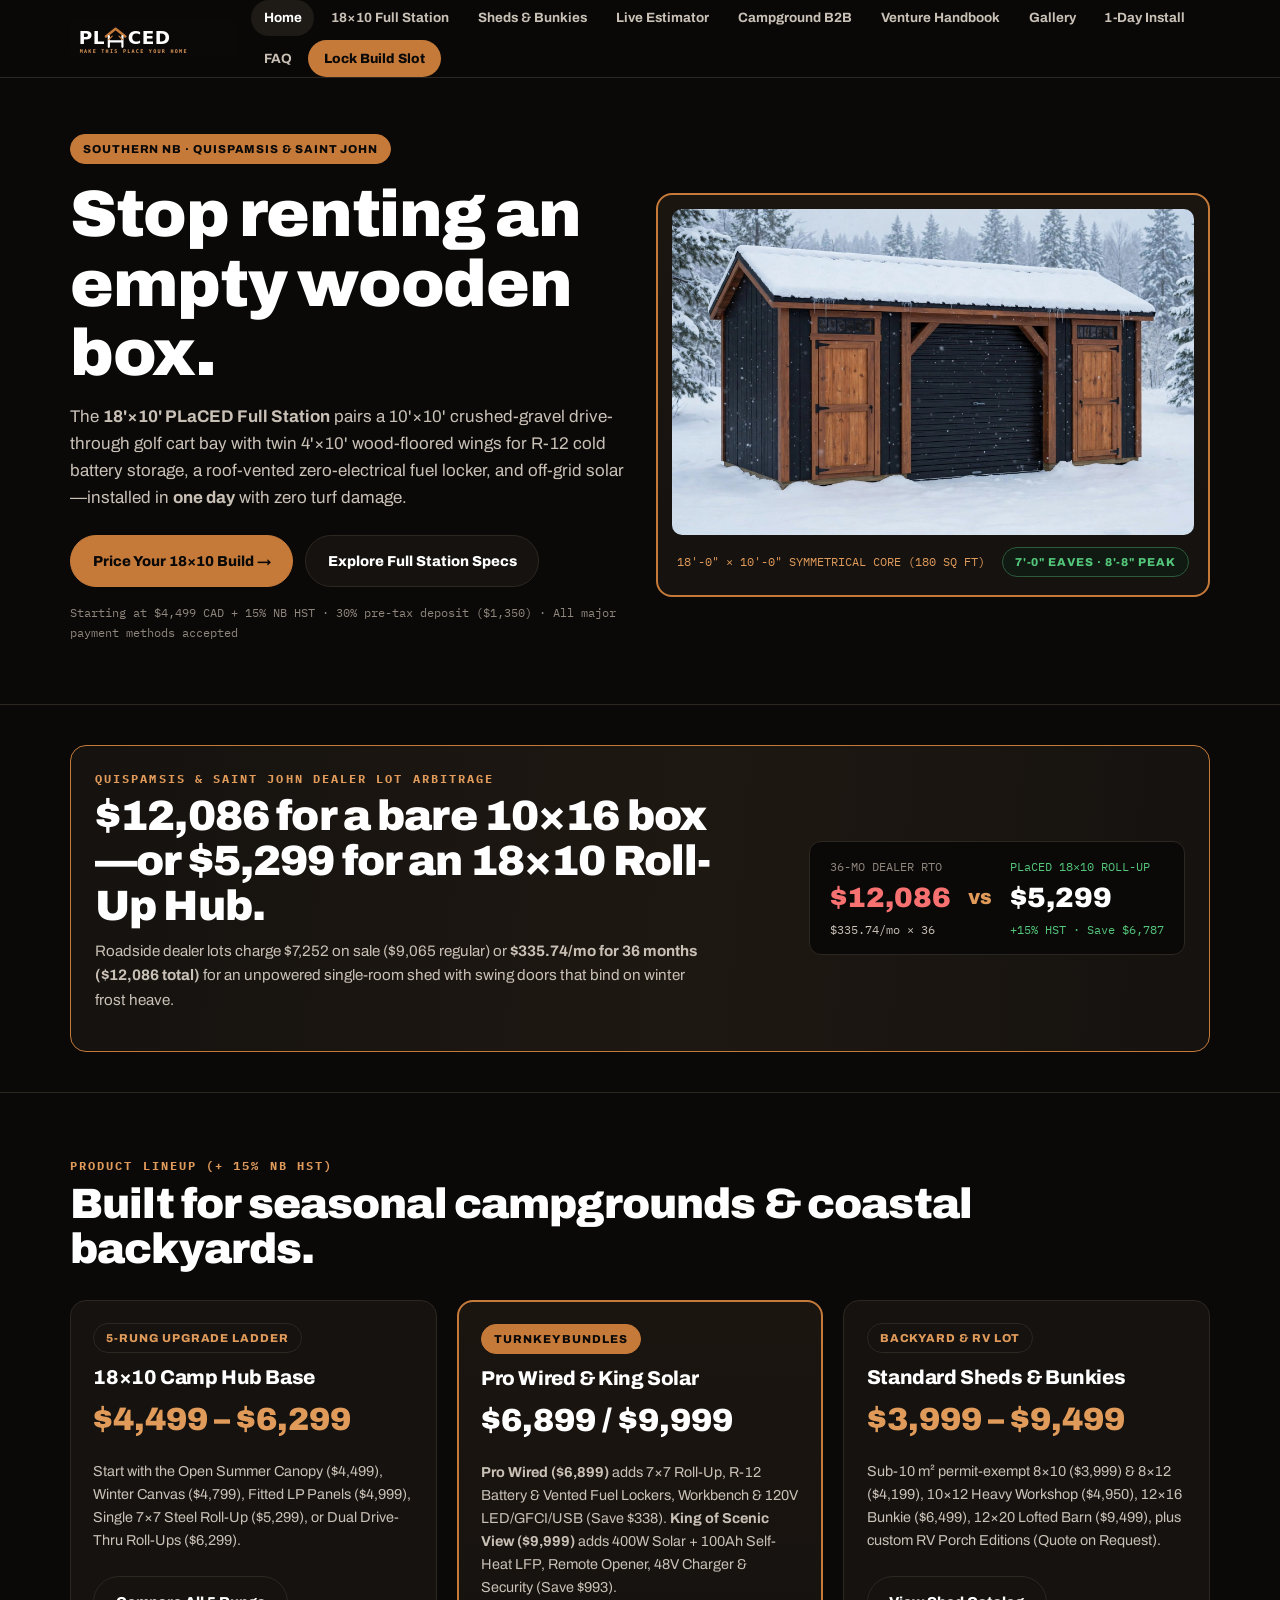
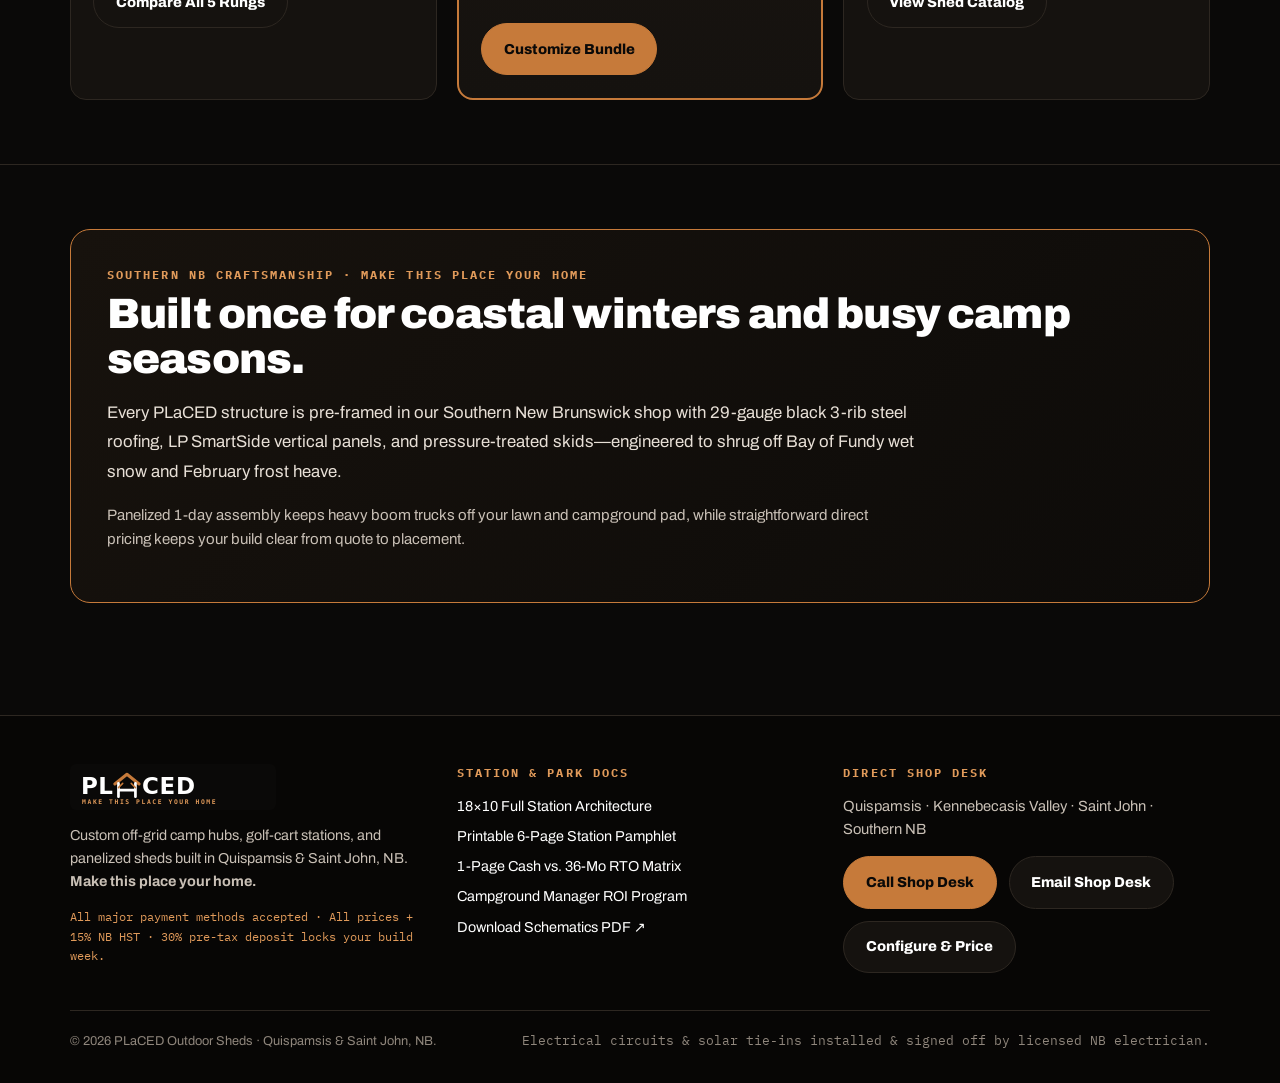
<file: index.html>
<!DOCTYPE html>
<html lang="en">
<head>
  <meta charset="UTF-8">
  <meta name="viewport" content="width=device-width, initial-scale=1.0">
  <title>PLaCED Outdoor Sheds | 18×10 Off-Grid Camp Hubs & Custom Sheds — Southern NB</title>
  <meta name="description" content="Custom 18x10 off-grid golf cart and camp stations (,499-,999 + HST) and panelized sheds built in Quispamsis & Saint John, NB.">
    <link rel="icon" type="image/svg+xml" href="assets/logos/favicon.svg">
  <meta property="og:type" content="website">
  <meta property="og:site_name" content="PLaCED Outdoor Sheds">
  <meta property="og:title" content="PLaCED Outdoor Sheds | 18×10 Off-Grid Camp Hubs & Custom Sheds — Southern NB">
  <meta property="og:description" content="Custom 18x10 off-grid golf cart and camp stations (,499-,999 + HST) and panelized sheds built in Quispamsis & Saint John, NB.">
  <meta property="og:image" content="https://placedsheds.vercel.app/assets/img/full-station-studio.jpg">
  <meta name="twitter:card" content="summary_large_image">
  <link rel="stylesheet" href="assets/styles.css">
</head>
<body>
  <header class="site-header">
    <div class="wrap nav-inner">
      <a href="index.html" class="brand-mark" aria-label="PLaCED Outdoor Home">
        <img src="assets/logos/placed-shed-a-white.svg" alt="PLaCED Outdoor — Make this place your home" style="height:44px;width:auto;">
      </a>
      <button class="mobile-toggle" type="button" onclick="toggleMobileNav()">Menu ☰</button>
      <nav id="main-nav" class="nav-links" aria-label="Primary Navigation">
        <a href="index.html" class="active">Home</a>
        <a href="full-station.html">18×10 Full Station</a>
        <a href="sheds.html">Sheds & Bunkies</a>
        <a href="estimator.html">Live Estimator</a>
        <a href="partner-program.html">Campground B2B</a>
        <a href="handbook.html">Venture Handbook</a>
        <a href="gallery.html">Gallery</a>
        <a href="process.html">1-Day Install</a>
        <a href="faq.html">FAQ</a>
        <a href="contact.html" class="nav-cta">Lock Build Slot</a>
      </nav>
    </div>
  </header>

  <main>
    <section style="padding:3.5rem 0 3rem;">
      <div class="wrap">
        <div class="grid-2" style="align-items:center;gap:2rem;">
          <div>
            <span class="pill pill-cedar">Southern NB · Quispamsis & Saint John</span>
            <h1 class="h1" style="margin-top:1rem;">Stop renting an empty wooden box.</h1>
            <p class="lead">
              The <strong>18'×10' PLaCED Full Station</strong> pairs a 10'×10' crushed-gravel drive-through golf cart bay
              with twin 4'×10' wood-floored wings for R-12 cold battery storage, a roof-vented zero-electrical fuel locker,
              and off-grid solar—installed in <strong>one day</strong> with zero turf damage.
            </p>
            <div class="btn-row">
              <a href="estimator.html?tier=rung_4" class="btn btn-primary">Price Your 18×10 Build →</a>
              <a href="full-station.html" class="btn">Explore Full Station Specs</a>
            </div>
            <p class="mono" style="font-size:0.78rem;color:var(--faint);margin-top:1rem;">
              Starting at $4,499 CAD + 15% NB HST · 30% pre-tax deposit ($1,350) · All major payment methods accepted
            </p>
          </div>
          <div class="card card-highlight" style="padding:0.85rem;">
            <img src="assets/img/full-station-studio.jpg" alt="18x10 PLaCED Full Station Off-Grid Camp Hub" style="aspect-ratio:16/10;">
            <div style="display:flex;justify-content:space-between;align-items:center;padding:0.75rem 0.35rem 0.25rem;gap:0.5rem;flex-wrap:wrap;">
              <span class="mono" style="font-size:0.78rem;color:var(--cedar-light);">18'-0" × 10'-0" SYMMETRICAL CORE (180 SQ FT)</span>
              <span class="pill pill-green">7'-0" Eaves · 8'-8" Peak</span>
            </div>
          </div>
        </div>
      </div>
    </section>

    <section class="section-tight">
      <div class="wrap">
        <div class="arbitrage-banner">
          <div style="max-width:620px;">
            <div class="kicker">Quispamsis & Saint John Dealer Lot Arbitrage</div>
            <h2 class="h2" style="margin-top:0.4rem;">$12,086 for a bare 10×16 box—or $5,299 for an 18×10 Roll-Up Hub.</h2>
            <p style="color:var(--muted);margin-top:0.6rem;font-size:0.95rem;">
              Roadside dealer lots charge $7,252 on sale ($9,065 regular) or <strong>$335.74/mo for 36 months ($12,086 total)</strong>
              for an unpowered single-room shed with swing doors that bind on winter frost heave.
            </p>
          </div>
          <div class="arbitrage-vs">
            <div>
              <div class="mono" style="font-size:0.72rem;color:var(--faint);">36-MO DEALER RTO</div>
              <div style="font-size:1.75rem;font-weight:900;color:var(--danger);">$12,086</div>
              <div class="mono" style="font-size:0.72rem;color:var(--muted);">$335.74/mo × 36</div>
            </div>
            <div style="font-weight:900;color:var(--cedar-light);">VS</div>
            <div>
              <div class="mono" style="font-size:0.72rem;color:var(--green);">PLaCED 18×10 ROLL-UP</div>
              <div style="font-size:1.75rem;font-weight:900;color:var(--text);">$5,299</div>
              <div class="mono" style="font-size:0.72rem;color:var(--green);">+15% HST · Save $6,787</div>
            </div>
          </div>
        </div>
      </div>
    </section>

    <section class="section">
      <div class="wrap">
        <div class="kicker">Product Lineup (+ 15% NB HST)</div>
        <h2 class="h2" style="margin-top:0.4rem;">Built for seasonal campgrounds & coastal backyards.</h2>
        <div class="grid-3" style="margin-top:1.75rem;">
          <div class="card">
            <span class="pill">5-Rung Upgrade Ladder</span>
            <h3 class="h3" style="margin-top:0.85rem;">18×10 Camp Hub Base</h3>
            <div style="font-size:2rem;font-weight:900;color:var(--cedar-light);margin:0.4rem 0;">$4,499 – $6,299</div>
            <p style="color:var(--muted);font-size:0.9rem;">
              Start with the Open Summer Canopy ($4,499), Winter Canvas ($4,799), Fitted LP Panels ($4,999),
              Single 7×7 Steel Roll-Up ($5,299), or Dual Drive-Thru Roll-Ups ($6,299).
            </p>
            <div class="btn-row"><a href="full-station.html" class="btn">Compare All 5 Rungs</a></div>
          </div>
          <div class="card card-highlight">
            <span class="pill pill-cedar">Turnkey Bundles</span>
            <h3 class="h3" style="margin-top:0.85rem;">Pro Wired & King Solar</h3>
            <div style="font-size:2rem;font-weight:900;color:var(--text);margin:0.4rem 0;">$6,899 / $9,999</div>
            <p style="color:var(--muted);font-size:0.9rem;">
              <strong>Pro Wired ($6,899)</strong> adds 7×7 Roll-Up, R-12 Battery & Vented Fuel Lockers, Workbench & 120V LED/GFCI/USB (Save $338).
              <strong>King of Scenic View ($9,999)</strong> adds 400W Solar + 100Ah Self-Heat LFP, Remote Opener, 48V Charger & Security (Save $993).
            </p>
            <div class="btn-row"><a href="estimator.html?tier=bundle_pro" class="btn btn-primary">Customize Bundle</a></div>
          </div>
          <div class="card">
            <span class="pill">Backyard & RV Lot</span>
            <h3 class="h3" style="margin-top:0.85rem;">Standard Sheds & Bunkies</h3>
            <div style="font-size:2rem;font-weight:900;color:var(--cedar-light);margin:0.4rem 0;">$3,999 – $9,499</div>
            <p style="color:var(--muted);font-size:0.9rem;">
              Sub-10 m² permit-exempt 8×10 ($3,999) & 8×12 ($4,199), 10×12 Heavy Workshop ($4,950),
              12×16 Bunkie ($6,499), 12×20 Lofted Barn ($9,499), plus custom RV Porch Editions (Quote on Request).
            </p>
            <div class="btn-row"><a href="sheds.html" class="btn">View Shed Catalog</a></div>
          </div>
        </div>
      </div>
    </section>
    <section class="section">
      <div class="wrap">
        <div class="story-card">
          <div class="kicker">Southern NB Craftsmanship · Make This Place Your Home</div>
          <h2 class="h2" style="margin-top:0.5rem;">Built once for coastal winters and busy camp seasons.</h2>
          <p style="font-size:1.05rem;color:#e8e0d7;max-width:820px;margin-top:1rem;line-height:1.75;">
            Every PLaCED structure is pre-framed in our Southern New Brunswick shop with 29-gauge black 3-rib steel roofing,
            LP SmartSide vertical panels, and pressure-treated skids—engineered to shrug off Bay of Fundy wet snow and February frost heave.
          </p>
          <p style="color:var(--muted);font-size:0.94rem;max-width:780px;margin-top:0.85rem;">
            Panelized 1-day assembly keeps heavy boom trucks off your lawn and campground pad, while straightforward direct pricing keeps your build clear from quote to placement.
          </p>
        </div>
      </div>
    </section>
  </main>
  <footer class="site-footer">
    <div class="wrap">
      <div class="grid-3">
        <div>
          <img src="assets/logos/placed-shed-a-white.svg" alt="PLaCED Outdoor" style="height:46px;width:auto;">
          <p style="color:var(--muted);font-size:0.9rem;margin-top:0.85rem;">
            Custom off-grid camp hubs, golf-cart stations, and panelized sheds built in Quispamsis & Saint John, NB.
            <strong>Make this place your home.</strong>
          </p>
          <p class="mono" style="font-size:0.76rem;color:var(--cedar-light);margin-top:0.5rem;">
            All major payment methods accepted · All prices + 15% NB HST · 30% pre-tax deposit locks your build week.
          </p>
        </div>
        <div>
          <div class="kicker">Station & Park Docs</div>
          <ul style="list-style:none;padding:0;margin:0.75rem 0 0;display:grid;gap:0.45rem;font-size:0.9rem;">
            <li><a href="full-station.html">18×10 Full Station Architecture</a></li>
            <li><a href="pamphlet.html">Printable 6-Page Station Pamphlet</a></li>
            <li><a href="campground-sheet.html">1-Page Cash vs. 36-Mo RTO Matrix</a></li>
            <li><a href="partner-program.html">Campground Manager ROI Program</a></li>
            <li><a href="assets/pdf/The-Full-Station-Schematics.pdf" target="_blank" rel="noopener">Download Schematics PDF ↗</a></li>
          </ul>
        </div>
        <div>
          <div class="kicker">Direct Shop Desk</div>
          <p style="font-size:0.92rem;margin-top:0.75rem;color:var(--muted);">
            Quispamsis · Kennebecasis Valley · Saint John · Southern NB
          </p>
          <div class="btn-row" style="margin-top:0.9rem;">
            <a href="tel:+15066502122" class="btn btn-primary">Call Shop Desk</a>
            <a href="mailto:placed.sj@gmail.com" class="btn">Email Shop Desk</a>
            <a href="estimator.html" class="btn">Configure & Price</a>
          </div>
        </div>
      </div>
      <div style="border-top:1px solid var(--line);margin-top:2rem;padding-top:1.25rem;display:flex;flex-wrap:wrap;justify-content:space-between;gap:0.75rem;font-size:0.8rem;color:var(--faint);">
        <span>© 2026 PLaCED Outdoor Sheds · Quispamsis & Saint John, NB.</span>
        <span class="mono">Electrical circuits & solar tie-ins installed & signed off by licensed NB electrician.</span>
      </div>
    </div>
  </footer>
  <script src="assets/site.js"></script>
</body>
</html>
</file>
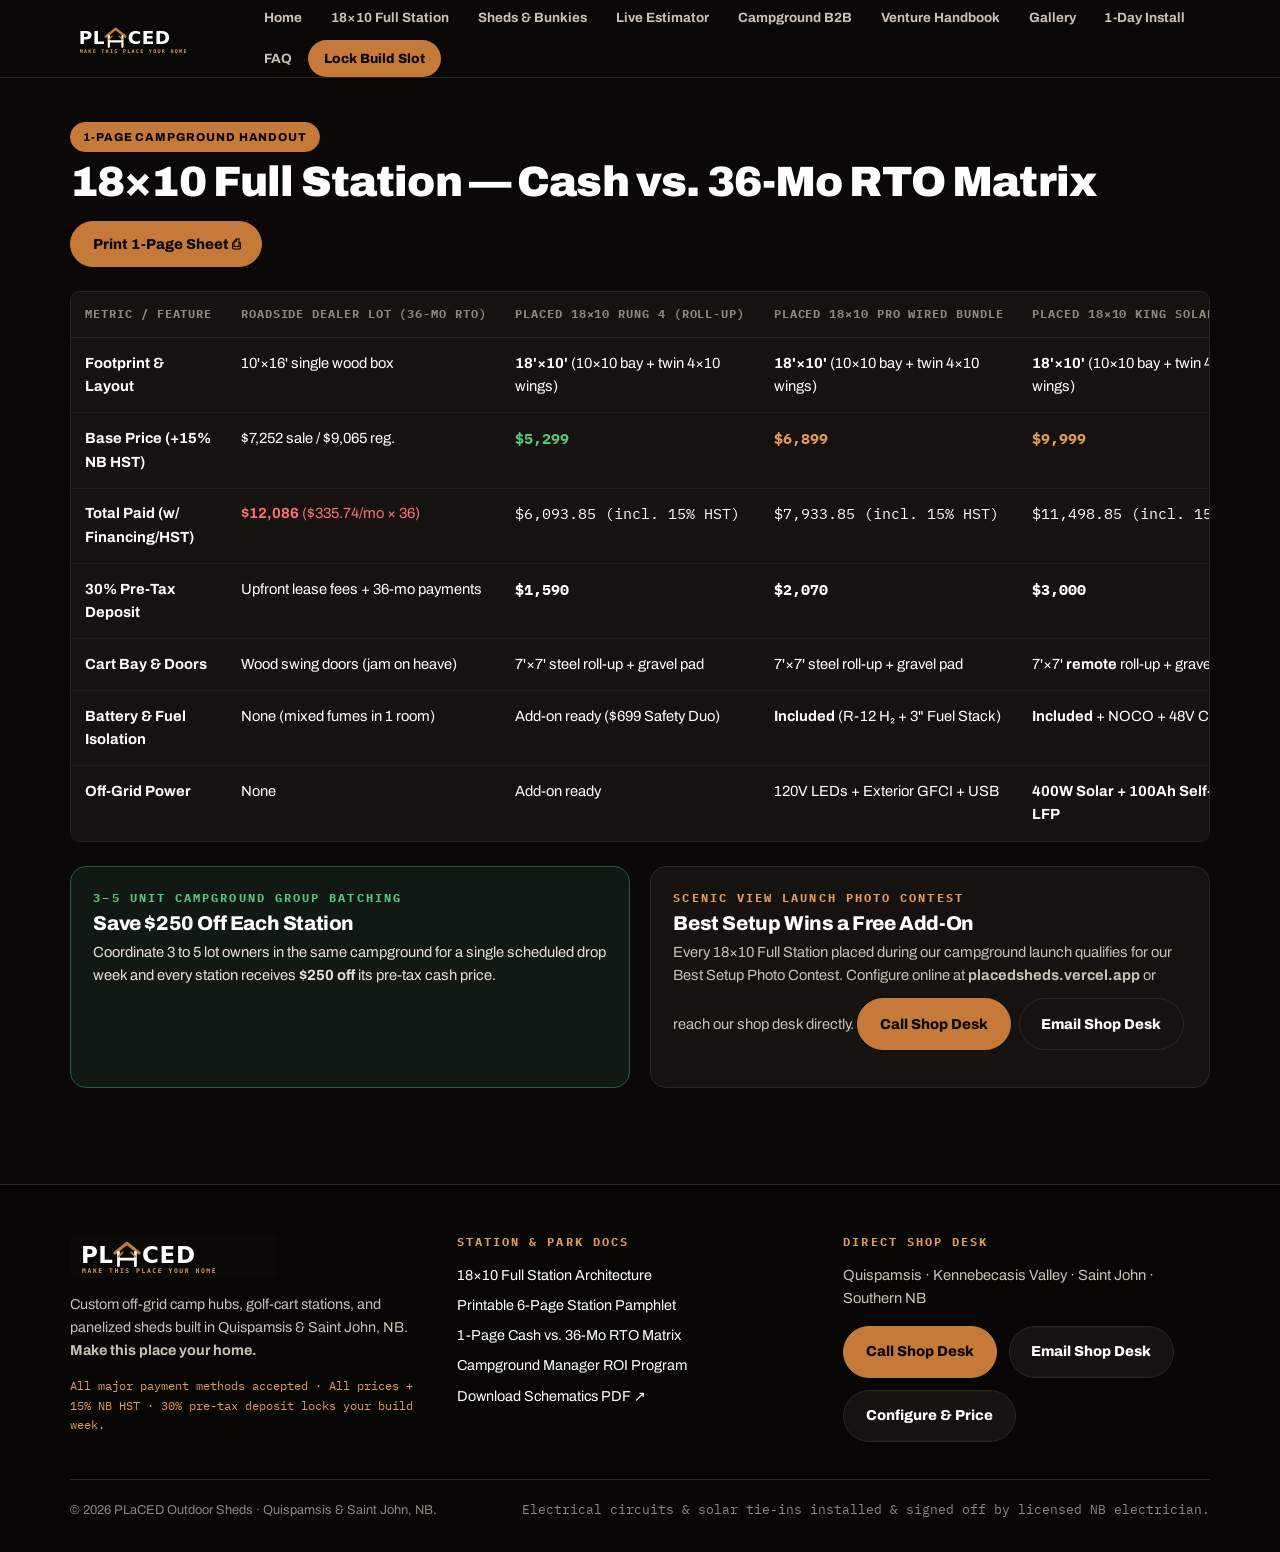
<file: campground-sheet.html>
<!DOCTYPE html>
<html lang="en">
<head>
  <meta charset="UTF-8">
  <meta name="viewport" content="width=device-width, initial-scale=1.0">
  <title>Printable 1-Page Cash vs. 36-Mo RTO Matrix | PLaCED Outdoor Sheds</title>
  <meta name="description" content="One-page printable campground sales sheet comparing PLaCED 18x10 Full Stations against the ,086 36-month roadside dealer RTO.">
    <link rel="icon" type="image/svg+xml" href="assets/logos/favicon.svg">
  <meta property="og:type" content="website">
  <meta property="og:site_name" content="PLaCED Outdoor Sheds">
  <meta property="og:title" content="Printable 1-Page Cash vs. 36-Mo RTO Matrix | PLaCED Outdoor Sheds">
  <meta property="og:description" content="One-page printable campground sales sheet comparing PLaCED 18x10 Full Stations against the ,086 36-month roadside dealer RTO.">
  <meta property="og:image" content="https://placedsheds.vercel.app/assets/img/full-station-studio.jpg">
  <meta name="twitter:card" content="summary_large_image">
  <link rel="stylesheet" href="assets/styles.css">
</head>
<body>
  <header class="site-header">
    <div class="wrap nav-inner">
      <a href="index.html" class="brand-mark" aria-label="PLaCED Outdoor Home">
        <img src="assets/logos/placed-shed-a-white.svg" alt="PLaCED Outdoor — Make this place your home" style="height:44px;width:auto;">
      </a>
      <button class="mobile-toggle" type="button" onclick="toggleMobileNav()">Menu ☰</button>
      <nav id="main-nav" class="nav-links" aria-label="Primary Navigation">
        <a href="index.html">Home</a>
        <a href="full-station.html">18×10 Full Station</a>
        <a href="sheds.html">Sheds & Bunkies</a>
        <a href="estimator.html">Live Estimator</a>
        <a href="partner-program.html">Campground B2B</a>
        <a href="handbook.html">Venture Handbook</a>
        <a href="gallery.html">Gallery</a>
        <a href="process.html">1-Day Install</a>
        <a href="faq.html">FAQ</a>
        <a href="contact.html" class="nav-cta">Lock Build Slot</a>
      </nav>
    </div>
  </header>

  <main>
    <section style="padding:2.75rem 0 3rem;">
      <div class="wrap">
        <div style="display:flex;flex-wrap:wrap;justify-content:space-between;align-items:center;gap:1rem;">
          <div>
            <span class="pill pill-cedar">1-Page Campground Handout</span>
            <h1 class="h2" style="margin-top:0.5rem;">18×10 Full Station — Cash vs. 36-Mo RTO Matrix</h1>
          </div>
          <button type="button" class="btn btn-primary no-print" onclick="printSpecSheet()">Print 1-Page Sheet ⎙</button>
        </div>

        <div class="table-wrap" style="margin-top:1.5rem;">
          <table>
            <thead>
              <tr>
                <th>Metric / Feature</th>
                <th>Roadside Dealer Lot (36-Mo RTO)</th>
                <th>PLaCED 18×10 Rung 4 (Roll-Up)</th>
                <th>PLaCED 18×10 Pro Wired Bundle</th>
                <th>PLaCED 18×10 King Solar Bundle</th>
              </tr>
            </thead>
            <tbody>
              <tr>
                <td><strong>Footprint & Layout</strong></td>
                <td>10'×16' single wood box</td>
                <td><strong>18'×10'</strong> (10×10 bay + twin 4×10 wings)</td>
                <td><strong>18'×10'</strong> (10×10 bay + twin 4×10 wings)</td>
                <td><strong>18'×10'</strong> (10×10 bay + twin 4×10 wings)</td>
              </tr>
              <tr>
                <td><strong>Base Price (+15% NB HST)</strong></td>
                <td>$7,252 sale / $9,065 reg.</td>
                <td class="mono" style="color:var(--green);"><strong>$5,299</strong></td>
                <td class="mono" style="color:var(--cedar-light);"><strong>$6,899</strong></td>
                <td class="mono" style="color:var(--cedar-light);"><strong>$9,999</strong></td>
              </tr>
              <tr>
                <td><strong>Total Paid (w/ Financing/HST)</strong></td>
                <td style="color:var(--danger);"><strong>$12,086</strong> ($335.74/mo × 36)</td>
                <td class="mono">$6,093.85 (incl. 15% HST)</td>
                <td class="mono">$7,933.85 (incl. 15% HST)</td>
                <td class="mono">$11,498.85 (incl. 15% HST)</td>
              </tr>
              <tr>
                <td><strong>30% Pre-Tax Deposit</strong></td>
                <td>Upfront lease fees + 36-mo payments</td>
                <td class="mono"><strong>$1,590</strong></td>
                <td class="mono"><strong>$2,070</strong></td>
                <td class="mono"><strong>$3,000</strong></td>
              </tr>
              <tr>
                <td><strong>Cart Bay & Doors</strong></td>
                <td>Wood swing doors (jam on heave)</td>
                <td>7'×7' steel roll-up + gravel pad</td>
                <td>7'×7' steel roll-up + gravel pad</td>
                <td>7'×7' <strong>remote</strong> roll-up + gravel pad</td>
              </tr>
              <tr>
                <td><strong>Battery & Fuel Isolation</strong></td>
                <td>None (mixed fumes in 1 room)</td>
                <td>Add-on ready ($699 Safety Duo)</td>
                <td><strong>Included</strong> (R-12 H₂ + 3" Fuel Stack)</td>
                <td><strong>Included</strong> + NOCO + 48V Charger</td>
              </tr>
              <tr>
                <td><strong>Off-Grid Power</strong></td>
                <td>None</td>
                <td>Add-on ready</td>
                <td>120V LEDs + Exterior GFCI + USB</td>
                <td><strong>400W Solar + 100Ah Self-Heat LFP</strong></td>
              </tr>
            </tbody>
          </table>
        </div>

        <div class="grid-2" style="margin-top:1.5rem;">
          <div class="card card-green">
            <div class="kicker" style="color:var(--green);">3–5 Unit Campground Group Batching</div>
            <h3 class="h3" style="margin-top:0.35rem;">Save $250 Off Each Station</h3>
            <p style="color:#e8e0d7;font-size:0.92rem;margin-top:0.4rem;">
              Coordinate 3 to 5 lot owners in the same campground for a single scheduled drop week and every station receives
              <strong>$250 off</strong> its pre-tax cash price.
            </p>
          </div>
          <div class="card">
            <div class="kicker">Scenic View Launch Photo Contest</div>
            <h3 class="h3" style="margin-top:0.35rem;">Best Setup Wins a Free Add-On</h3>
            <p style="color:var(--muted);font-size:0.92rem;margin-top:0.4rem;">
              Every 18×10 Full Station placed during our campground launch qualifies for our Best Setup Photo Contest.
              Configure online at <strong>placedsheds.vercel.app</strong> or reach our shop desk directly. <span style="display:inline-flex;gap:0.5rem;margin-top:0.65rem;"><a href="tel:+15066502122" class="btn btn-primary">Call Shop Desk</a><a href="mailto:placed.sj@gmail.com" class="btn">Email Shop Desk</a></span>
            </p>
          </div>
        </div>
      </div>
    </section>
  </main>
  <footer class="site-footer">
    <div class="wrap">
      <div class="grid-3">
        <div>
          <img src="assets/logos/placed-shed-a-white.svg" alt="PLaCED Outdoor" style="height:46px;width:auto;">
          <p style="color:var(--muted);font-size:0.9rem;margin-top:0.85rem;">
            Custom off-grid camp hubs, golf-cart stations, and panelized sheds built in Quispamsis & Saint John, NB.
            <strong>Make this place your home.</strong>
          </p>
          <p class="mono" style="font-size:0.76rem;color:var(--cedar-light);margin-top:0.5rem;">
            All major payment methods accepted · All prices + 15% NB HST · 30% pre-tax deposit locks your build week.
          </p>
        </div>
        <div>
          <div class="kicker">Station & Park Docs</div>
          <ul style="list-style:none;padding:0;margin:0.75rem 0 0;display:grid;gap:0.45rem;font-size:0.9rem;">
            <li><a href="full-station.html">18×10 Full Station Architecture</a></li>
            <li><a href="pamphlet.html">Printable 6-Page Station Pamphlet</a></li>
            <li><a href="campground-sheet.html">1-Page Cash vs. 36-Mo RTO Matrix</a></li>
            <li><a href="partner-program.html">Campground Manager ROI Program</a></li>
            <li><a href="assets/pdf/The-Full-Station-Schematics.pdf" target="_blank" rel="noopener">Download Schematics PDF ↗</a></li>
          </ul>
        </div>
        <div>
          <div class="kicker">Direct Shop Desk</div>
          <p style="font-size:0.92rem;margin-top:0.75rem;color:var(--muted);">
            Quispamsis · Kennebecasis Valley · Saint John · Southern NB
          </p>
          <div class="btn-row" style="margin-top:0.9rem;">
            <a href="tel:+15066502122" class="btn btn-primary">Call Shop Desk</a>
            <a href="mailto:placed.sj@gmail.com" class="btn">Email Shop Desk</a>
            <a href="estimator.html" class="btn">Configure & Price</a>
          </div>
        </div>
      </div>
      <div style="border-top:1px solid var(--line);margin-top:2rem;padding-top:1.25rem;display:flex;flex-wrap:wrap;justify-content:space-between;gap:0.75rem;font-size:0.8rem;color:var(--faint);">
        <span>© 2026 PLaCED Outdoor Sheds · Quispamsis & Saint John, NB.</span>
        <span class="mono">Electrical circuits & solar tie-ins installed & signed off by licensed NB electrician.</span>
      </div>
    </div>
  </footer>
  <script src="assets/site.js"></script>
</body>
</html>
</file>
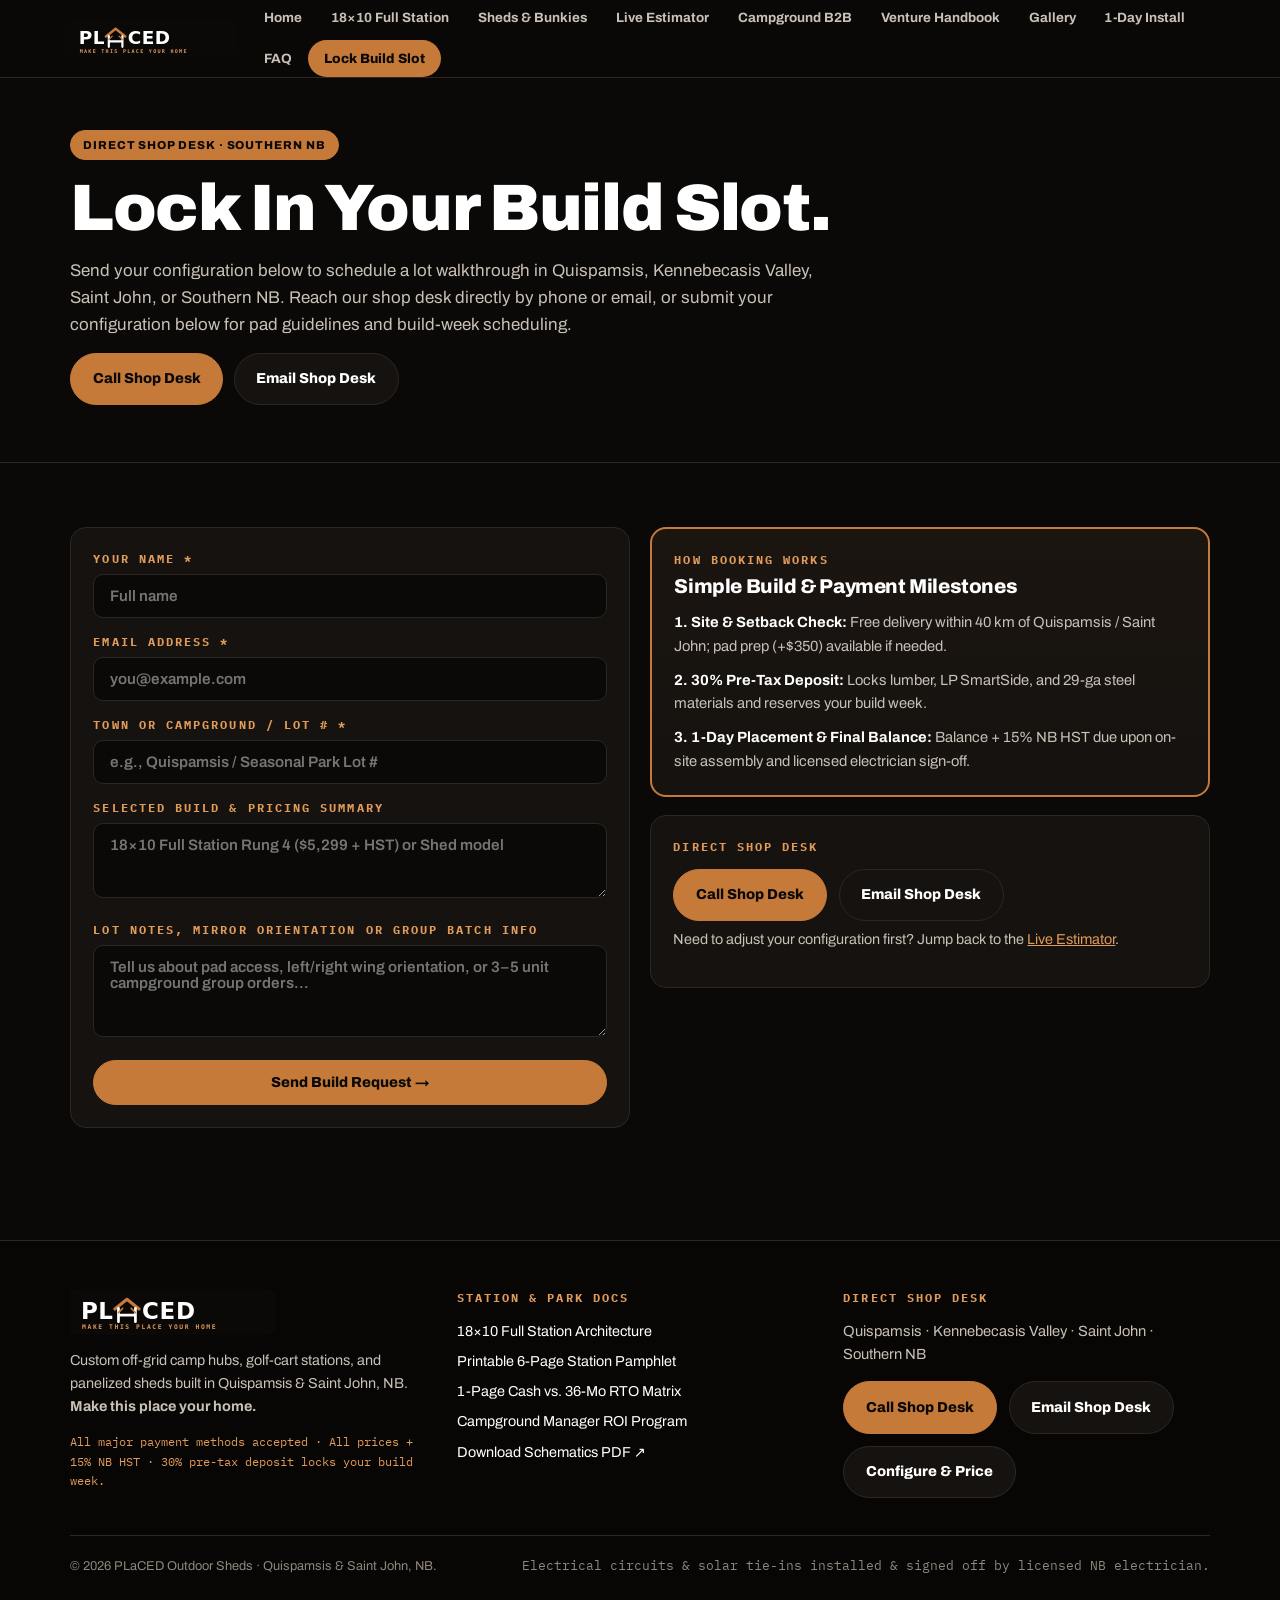
<file: contact.html>
<!DOCTYPE html>
<html lang="en">
<head>
  <meta charset="UTF-8">
  <meta name="viewport" content="width=device-width, initial-scale=1.0">
  <title>Lock Your Build Slot or Request a Quote | PLaCED Outdoor Sheds</title>
  <meta name="description" content="Send your configured 18x10 Full Station or Shed spec to info@placed.life to schedule a Southern NB lot walkthrough.">
    <link rel="icon" type="image/svg+xml" href="assets/logos/favicon.svg">
  <meta property="og:type" content="website">
  <meta property="og:site_name" content="PLaCED Outdoor Sheds">
  <meta property="og:title" content="Lock Your Build Slot or Request a Quote | PLaCED Outdoor Sheds">
  <meta property="og:description" content="Send your configured 18x10 Full Station or Shed spec to info@placed.life to schedule a Southern NB lot walkthrough.">
  <meta property="og:image" content="https://placedsheds.vercel.app/assets/img/full-station-studio.jpg">
  <meta name="twitter:card" content="summary_large_image">
  <link rel="stylesheet" href="assets/styles.css">
</head>
<body>
  <header class="site-header">
    <div class="wrap nav-inner">
      <a href="index.html" class="brand-mark" aria-label="PLaCED Outdoor Home">
        <img src="assets/logos/placed-shed-a-white.svg" alt="PLaCED Outdoor — Make this place your home" style="height:44px;width:auto;">
      </a>
      <button class="mobile-toggle" type="button" onclick="toggleMobileNav()">Menu ☰</button>
      <nav id="main-nav" class="nav-links" aria-label="Primary Navigation">
        <a href="index.html">Home</a>
        <a href="full-station.html">18×10 Full Station</a>
        <a href="sheds.html">Sheds & Bunkies</a>
        <a href="estimator.html">Live Estimator</a>
        <a href="partner-program.html">Campground B2B</a>
        <a href="handbook.html">Venture Handbook</a>
        <a href="gallery.html">Gallery</a>
        <a href="process.html">1-Day Install</a>
        <a href="faq.html">FAQ</a>
        <a href="contact.html" class="active nav-cta">Lock Build Slot</a>
      </nav>
    </div>
  </header>

  <main>
    <section style="padding:3.25rem 0 2.5rem;">
      <div class="wrap">
        <span class="pill pill-cedar">Direct Shop Desk · Southern NB</span>
        <h1 class="h1" style="margin-top:0.85rem;">Lock In Your Build Slot.</h1>
        <p class="lead">
          Send your configuration below to schedule a lot walkthrough in Quispamsis, Kennebecasis Valley, Saint John, or Southern NB.
          Reach our shop desk directly by phone or email, or submit your configuration below for pad guidelines and build-week scheduling. <span style="display:flex;flex-wrap:wrap;gap:0.65rem;margin-top:0.9rem;"><a href="tel:+15066502122" class="btn btn-primary">Call Shop Desk</a><a href="mailto:placed.sj@gmail.com" class="btn">Email Shop Desk</a></span>
        </p>
      </div>
    </section>

    <section class="section">
      <div class="wrap grid-2" style="align-items:start;">
        <div class="card">
          <div id="prefilled-quote-banner" class="card card-green" style="display:none;margin-bottom:1.1rem;"></div>
          <form id="placed-contact-form" style="display:grid;gap:0.95rem;">
            <div>
              <label for="contact-name" class="kicker" style="display:block;margin-bottom:0.35rem;">Your Name *</label>
              <input id="contact-name" type="text" required class="cfg-input" placeholder="Full name">
            </div>
            <div>
              <label for="contact-email" class="kicker" style="display:block;margin-bottom:0.35rem;">Email Address *</label>
              <input id="contact-email" type="email" required class="cfg-input" placeholder="you@example.com">
            </div>
            <div>
              <label for="contact-location" class="kicker" style="display:block;margin-bottom:0.35rem;">Town or Campground / Lot # *</label>
              <input id="contact-location" type="text" required class="cfg-input" placeholder="e.g., Quispamsis / Seasonal Park Lot #">
            </div>
            <div>
              <label for="contact-configuration" class="kicker" style="display:block;margin-bottom:0.35rem;">Selected Build & Pricing Summary</label>
              <textarea id="contact-configuration" rows="3" class="cfg-input" placeholder="18×10 Full Station Rung 4 ($5,299 + HST) or Shed model"></textarea>
            </div>
            <div>
              <label for="contact-message" class="kicker" style="display:block;margin-bottom:0.35rem;">Lot Notes, Mirror Orientation or Group Batch Info</label>
              <textarea id="contact-message" rows="4" class="cfg-input" placeholder="Tell us about pad access, left/right wing orientation, or 3–5 unit campground group orders..."></textarea>
            </div>
            <button type="submit" id="contact-submit-btn" class="btn btn-primary" style="width:100%;">Send Build Request →</button>
          </form>
          <div id="contact-status" style="display:none;margin-top:1rem;"></div>
        </div>

        <div style="display:grid;gap:1.1rem;">
          <div class="card card-highlight">
            <div class="kicker">How Booking Works</div>
            <h3 class="h3" style="margin-top:0.4rem;">Simple Build & Payment Milestones</h3>
            <ul style="list-style:none;padding:0;margin:0.85rem 0 0;display:grid;gap:0.65rem;color:var(--muted);font-size:0.92rem;">
              <li><strong style="color:var(--text);">1. Site & Setback Check:</strong> Free delivery within 40 km of Quispamsis / Saint John; pad prep (+$350) available if needed.</li>
              <li><strong style="color:var(--text);">2. 30% Pre-Tax Deposit:</strong> Locks lumber, LP SmartSide, and 29-ga steel materials and reserves your build week.</li>
              <li><strong style="color:var(--text);">3. 1-Day Placement & Final Balance:</strong> Balance + 15% NB HST due upon on-site assembly and licensed electrician sign-off.</li>
            </ul>
          </div>
          <div class="card">
            <div class="kicker">Direct Shop Desk</div>
            <div class="btn-row" style="margin-top:0.75rem;"><a href="tel:+15066502122" class="btn btn-primary">Call Shop Desk</a><a href="mailto:placed.sj@gmail.com" class="btn">Email Shop Desk</a></div>
            <p style="color:var(--muted);font-size:0.9rem;margin-top:0.4rem;">
              Need to adjust your configuration first? Jump back to the <a href="estimator.html" style="color:var(--cedar-light);text-decoration:underline;">Live Estimator</a>.
            </p>
          </div>
        </div>
      </div>
    </section>
  </main>
  <footer class="site-footer">
    <div class="wrap">
      <div class="grid-3">
        <div>
          <img src="assets/logos/placed-shed-a-white.svg" alt="PLaCED Outdoor" style="height:46px;width:auto;">
          <p style="color:var(--muted);font-size:0.9rem;margin-top:0.85rem;">
            Custom off-grid camp hubs, golf-cart stations, and panelized sheds built in Quispamsis & Saint John, NB.
            <strong>Make this place your home.</strong>
          </p>
          <p class="mono" style="font-size:0.76rem;color:var(--cedar-light);margin-top:0.5rem;">
            All major payment methods accepted · All prices + 15% NB HST · 30% pre-tax deposit locks your build week.
          </p>
        </div>
        <div>
          <div class="kicker">Station & Park Docs</div>
          <ul style="list-style:none;padding:0;margin:0.75rem 0 0;display:grid;gap:0.45rem;font-size:0.9rem;">
            <li><a href="full-station.html">18×10 Full Station Architecture</a></li>
            <li><a href="pamphlet.html">Printable 6-Page Station Pamphlet</a></li>
            <li><a href="campground-sheet.html">1-Page Cash vs. 36-Mo RTO Matrix</a></li>
            <li><a href="partner-program.html">Campground Manager ROI Program</a></li>
            <li><a href="assets/pdf/The-Full-Station-Schematics.pdf" target="_blank" rel="noopener">Download Schematics PDF ↗</a></li>
          </ul>
        </div>
        <div>
          <div class="kicker">Direct Shop Desk</div>
          <p style="font-size:0.92rem;margin-top:0.75rem;color:var(--muted);">
            Quispamsis · Kennebecasis Valley · Saint John · Southern NB
          </p>
          <div class="btn-row" style="margin-top:0.9rem;">
            <a href="tel:+15066502122" class="btn btn-primary">Call Shop Desk</a>
            <a href="mailto:placed.sj@gmail.com" class="btn">Email Shop Desk</a>
            <a href="estimator.html" class="btn">Configure & Price</a>
          </div>
        </div>
      </div>
      <div style="border-top:1px solid var(--line);margin-top:2rem;padding-top:1.25rem;display:flex;flex-wrap:wrap;justify-content:space-between;gap:0.75rem;font-size:0.8rem;color:var(--faint);">
        <span>© 2026 PLaCED Outdoor Sheds · Quispamsis & Saint John, NB.</span>
        <span class="mono">Electrical circuits & solar tie-ins installed & signed off by licensed NB electrician.</span>
      </div>
    </div>
  </footer>
  <script src="assets/site.js"></script>
</body>
</html>
</file>
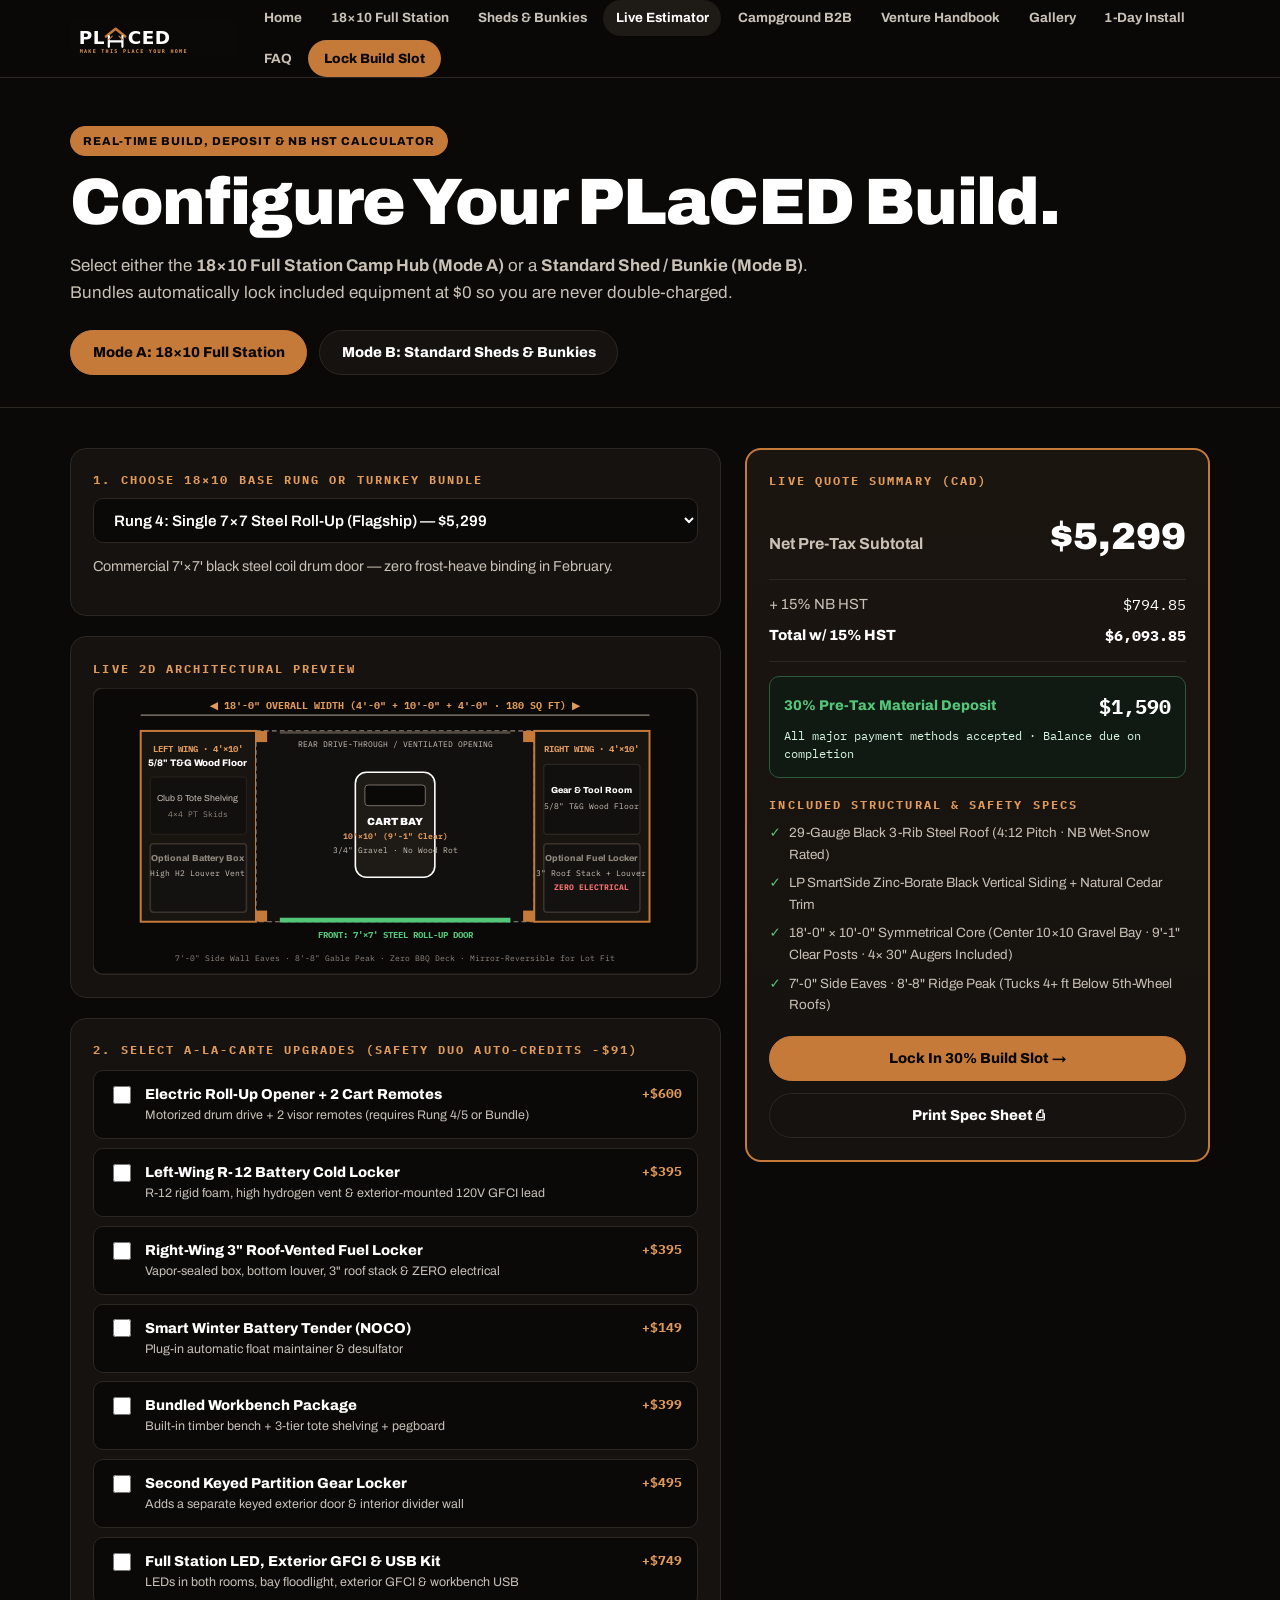
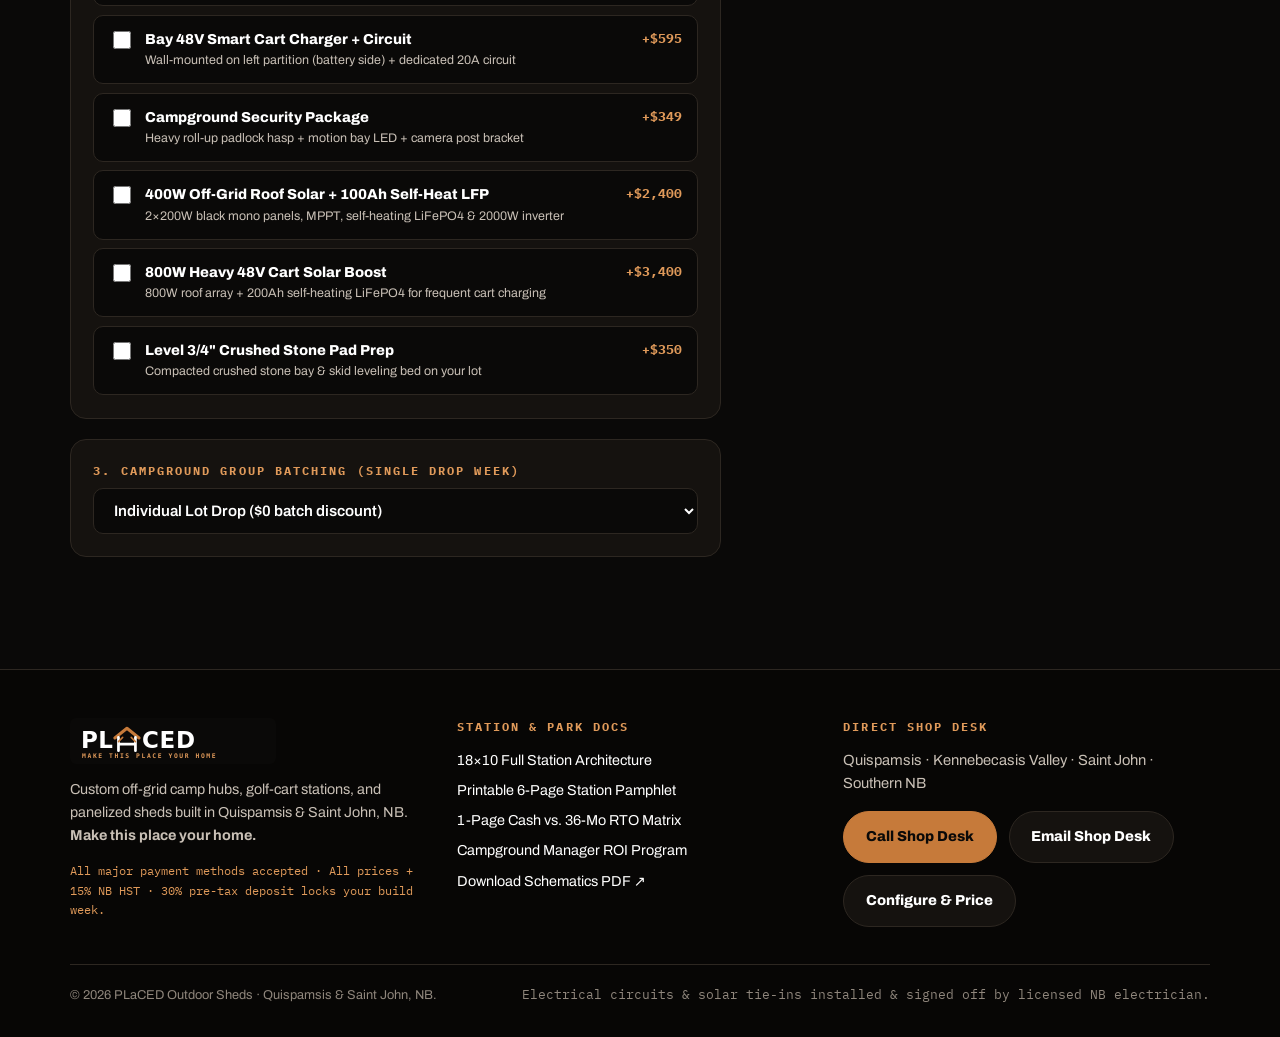
<file: estimator.html>
<!DOCTYPE html>
<html lang="en">
<head>
  <meta charset="UTF-8">
  <meta name="viewport" content="width=device-width, initial-scale=1.0">
  <title>Live Build Configurator & Estimator | PLaCED Outdoor Sheds</title>
  <meta name="description" content="Interactive 18x10 Full Station and Standard Shed configurator with automatic bundle locking, Safety Locker Duo credit, 15% NB HST, and 30% pre-tax deposit calculation.">
    <link rel="icon" type="image/svg+xml" href="assets/logos/favicon.svg">
  <meta property="og:type" content="website">
  <meta property="og:site_name" content="PLaCED Outdoor Sheds">
  <meta property="og:title" content="Live Build Configurator & Estimator | PLaCED Outdoor Sheds">
  <meta property="og:description" content="Interactive 18x10 Full Station and Standard Shed configurator with automatic bundle locking, Safety Locker Duo credit, 15% NB HST, and 30% pre-tax deposit calculation.">
  <meta property="og:image" content="https://placedsheds.vercel.app/assets/img/full-station-studio.jpg">
  <meta name="twitter:card" content="summary_large_image">
  <link rel="stylesheet" href="assets/styles.css">
</head>
<body>
  <header class="site-header">
    <div class="wrap nav-inner">
      <a href="index.html" class="brand-mark" aria-label="PLaCED Outdoor Home">
        <img src="assets/logos/placed-shed-a-white.svg" alt="PLaCED Outdoor — Make this place your home" style="height:44px;width:auto;">
      </a>
      <button class="mobile-toggle" type="button" onclick="toggleMobileNav()">Menu ☰</button>
      <nav id="main-nav" class="nav-links" aria-label="Primary Navigation">
        <a href="index.html">Home</a>
        <a href="full-station.html">18×10 Full Station</a>
        <a href="sheds.html">Sheds & Bunkies</a>
        <a href="estimator.html" class="active">Live Estimator</a>
        <a href="partner-program.html">Campground B2B</a>
        <a href="handbook.html">Venture Handbook</a>
        <a href="gallery.html">Gallery</a>
        <a href="process.html">1-Day Install</a>
        <a href="faq.html">FAQ</a>
        <a href="contact.html" class="nav-cta">Lock Build Slot</a>
      </nav>
    </div>
  </header>

  <main>
    <section style="padding:3rem 0 2rem;">
      <div class="wrap">
        <span class="pill pill-cedar">Real-Time Build, Deposit & NB HST Calculator</span>
        <h1 class="h1" style="margin-top:0.75rem;">Configure Your PLaCED Build.</h1>
        <p class="lead">
          Select either the <strong>18×10 Full Station Camp Hub (Mode A)</strong> or a <strong>Standard Shed / Bunkie (Mode B)</strong>.
          Bundles automatically lock included equipment at $0 so you are never double-charged.
        </p>
        <div class="btn-row">
          <button type="button" id="tab-station" class="btn btn-primary" onclick="setEstimatorMode('station')">Mode A: 18×10 Full Station</button>
          <button type="button" id="tab-shed" class="btn" onclick="setEstimatorMode('shed')">Mode B: Standard Sheds & Bunkies</button>
        </div>
      </div>
    </section>

    <section class="section-tight" style="padding-bottom:4rem;">
      <div class="wrap cfg-grid">
        <div style="display:grid;gap:1.25rem;">
          <div id="panel-station" style="display:grid;gap:1.25rem;">
            <div class="card">
              <label for="station-tier" class="kicker" style="display:block;margin-bottom:0.5rem;">1. Choose 18×10 Base Rung or Turnkey Bundle</label>
              <select id="station-tier" class="cfg-select" onchange="recalcPlacedQuote()">
                <option value="bundle_pro">Bundle 1: Pro Wired & Safety Station — $6,899 (Save $338)</option>
                <option value="bundle_king">Bundle 2: King of Scenic View Solar — $9,999 (Save $993 vs Pro+Add-Ons)</option>
                <option value="rung_4" selected>Rung 4: Single 7×7 Steel Roll-Up (Flagship) — $5,299</option>
                <option value="rung_1">Rung 1: Open Canopy (Summer Cruiser) — $4,499</option>
                <option value="rung_2">Rung 2: Winter Canvas Closure — $4,799</option>
                <option value="rung_3">Rung 3: Fitted LP Wood Panels — $4,999</option>
                <option value="rung_5">Rung 5: Dual 7×7 Steel Roll-Ups (Drive-Thru) — $6,299</option>
              </select>
              <p id="active-model-desc" style="color:var(--muted);font-size:0.9rem;margin-top:0.75rem;"></p>
            </div>

            <div class="card" id="station-svg-card">
              <div class="kicker" style="margin-bottom:0.65rem;">Live 2D Architectural Preview</div>
              <div id="station-2d-svg"></div>
            </div>

            <div class="card">
              <div class="kicker" style="margin-bottom:0.65rem;">2. Select A-La-Carte Upgrades (Safety Duo Auto-Credits -$91)</div>
              <div id="station-addons-list" style="display:grid;gap:0.55rem;"></div>
            </div>
          </div>

          <div id="panel-shed" style="display:none;gap:1.25rem;">
            <div class="card">
              <label for="shed-model" class="kicker" style="display:block;margin-bottom:0.5rem;">1. Choose Standard Shed or Bunkie Footprint</label>
              <select id="shed-model" class="cfg-select" onchange="recalcPlacedQuote()">
                <option value="shed_8x10">8×10 Utility / Baby Barn (80 sq ft) — $3,999</option>
                <option value="shed_8x12">8×12 Camp / Gable Storage Barn (96 sq ft) — $4,199</option>
                <option value="shop_10x12">10×12 Heavy Workshop (120 sq ft) — $4,950</option>
                <option value="bunkie_12x16" selected>12×16 Bunkie / Heavy Workshop (192 sq ft) — $6,499</option>
                <option value="loft_12x20">12×20 Lofted Barn w/ Mezzanine (240 sq ft) — $9,499</option>
                <option value="porch_8x12">8×12 RV Porch Edition — Quote on Request</option>
                <option value="porch_10x16">10×16 Campground Porch Suite — Quote on Request</option>
              </select>
            </div>
            <div class="card">
              <div class="kicker" style="margin-bottom:0.65rem;">2. Select Shed Upgrades</div>
              <div id="shed-addons-list" style="display:grid;gap:0.55rem;"></div>
            </div>
          </div>

          <div class="card">
            <label for="park-batch-discount" class="kicker" style="display:block;margin-bottom:0.5rem;">3. Campground Group Batching (Single Drop Week)</label>
            <select id="park-batch-discount" class="cfg-select" onchange="recalcPlacedQuote()">
              <option value="0" selected>Individual Lot Drop ($0 batch discount)</option>
              <option value="250">3–5 Park Units Coordinated Drop (-$250 off per unit)</option>
            </select>
          </div>
        </div>

        <aside class="card card-highlight summary-sticky">
          <div class="kicker">Live Quote Summary (CAD)</div>
          <div id="quote-savings-badges" style="margin-top:0.35rem;"></div>

          <div id="live-pricing-block" style="margin-top:1rem;">
            <div style="display:flex;justify-content:space-between;align-items:baseline;border-bottom:1px solid var(--line);padding-bottom:0.75rem;">
              <span style="color:var(--muted);font-weight:700;">Net Pre-Tax Subtotal</span>
              <span id="quote-cash-price" style="font-size:2.35rem;font-weight:900;color:var(--text);">$5,299</span>
            </div>
            <div style="display:grid;gap:0.45rem;padding:0.85rem 0;border-bottom:1px solid var(--line);font-size:0.92rem;">
              <div style="display:flex;justify-content:space-between;">
                <span style="color:var(--muted);">+ 15% NB HST</span>
                <span id="quote-hst" class="mono">$794.85</span>
              </div>
              <div style="display:flex;justify-content:space-between;font-weight:800;">
                <span>Total w/ 15% HST</span>
                <span id="quote-total-hst" class="mono">$6,093.85</span>
              </div>
            </div>
            <div style="background:var(--green-bg);border:1px solid var(--green-line);border-radius:10px;padding:0.85rem;margin-top:0.85rem;">
              <div style="display:flex;justify-content:space-between;align-items:center;">
                <span style="color:var(--green);font-weight:800;font-size:0.88rem;">30% Pre-Tax Material Deposit</span>
                <span id="quote-deposit" class="mono" style="font-size:1.25rem;font-weight:900;color:var(--text);">$1,590</span>
              </div>
              <div class="mono" style="font-size:0.72rem;color:#d8f5e0;margin-top:0.25rem;">All major payment methods accepted · Balance due on completion</div>
            </div>
          </div>

          <div id="quote-only-block" style="display:none;margin-top:1rem;padding:1rem;border-radius:10px;background:var(--bg);border:1px solid var(--cedar);">
            <div style="font-size:1.35rem;font-weight:900;color:var(--cedar-light);">Quote on Request</div>
            <p style="color:var(--muted);font-size:0.88rem;margin-top:0.4rem;">
              RV Porch Editions are quoted after confirming your lot pad dimensions, setback clearance, and cedar rail layout.
            </p>
          </div>

          <div style="margin-top:1.1rem;">
            <div class="kicker" style="margin-bottom:0.5rem;">Included Structural & Safety Specs</div>
            <ul id="dynamic-included-list" style="list-style:none;padding:0;margin:0;display:grid;gap:0.45rem;font-size:0.84rem;color:var(--muted);"></ul>
          </div>

          <div class="btn-row" style="margin-top:1.25rem;">
            <button type="button" id="lock-slot-btn" class="btn btn-primary" style="width:100%;" onclick="submitBuildQuote()">Lock In 30% Build Slot →</button>
            <button type="button" class="btn no-print" style="width:100%;" onclick="printSpecSheet()">Print Spec Sheet ⎙</button>
          </div>
        </aside>
      </div>
    </section>
  </main>
  <footer class="site-footer">
    <div class="wrap">
      <div class="grid-3">
        <div>
          <img src="assets/logos/placed-shed-a-white.svg" alt="PLaCED Outdoor" style="height:46px;width:auto;">
          <p style="color:var(--muted);font-size:0.9rem;margin-top:0.85rem;">
            Custom off-grid camp hubs, golf-cart stations, and panelized sheds built in Quispamsis & Saint John, NB.
            <strong>Make this place your home.</strong>
          </p>
          <p class="mono" style="font-size:0.76rem;color:var(--cedar-light);margin-top:0.5rem;">
            All major payment methods accepted · All prices + 15% NB HST · 30% pre-tax deposit locks your build week.
          </p>
        </div>
        <div>
          <div class="kicker">Station & Park Docs</div>
          <ul style="list-style:none;padding:0;margin:0.75rem 0 0;display:grid;gap:0.45rem;font-size:0.9rem;">
            <li><a href="full-station.html">18×10 Full Station Architecture</a></li>
            <li><a href="pamphlet.html">Printable 6-Page Station Pamphlet</a></li>
            <li><a href="campground-sheet.html">1-Page Cash vs. 36-Mo RTO Matrix</a></li>
            <li><a href="partner-program.html">Campground Manager ROI Program</a></li>
            <li><a href="assets/pdf/The-Full-Station-Schematics.pdf" target="_blank" rel="noopener">Download Schematics PDF ↗</a></li>
          </ul>
        </div>
        <div>
          <div class="kicker">Direct Shop Desk</div>
          <p style="font-size:0.92rem;margin-top:0.75rem;color:var(--muted);">
            Quispamsis · Kennebecasis Valley · Saint John · Southern NB
          </p>
          <div class="btn-row" style="margin-top:0.9rem;">
            <a href="tel:+15066502122" class="btn btn-primary">Call Shop Desk</a>
            <a href="mailto:placed.sj@gmail.com" class="btn">Email Shop Desk</a>
            <a href="estimator.html" class="btn">Configure & Price</a>
          </div>
        </div>
      </div>
      <div style="border-top:1px solid var(--line);margin-top:2rem;padding-top:1.25rem;display:flex;flex-wrap:wrap;justify-content:space-between;gap:0.75rem;font-size:0.8rem;color:var(--faint);">
        <span>© 2026 PLaCED Outdoor Sheds · Quispamsis & Saint John, NB.</span>
        <span class="mono">Electrical circuits & solar tie-ins installed & signed off by licensed NB electrician.</span>
      </div>
    </div>
  </footer>
  <script src="assets/site.js"></script>
</body>
</html>
</file>
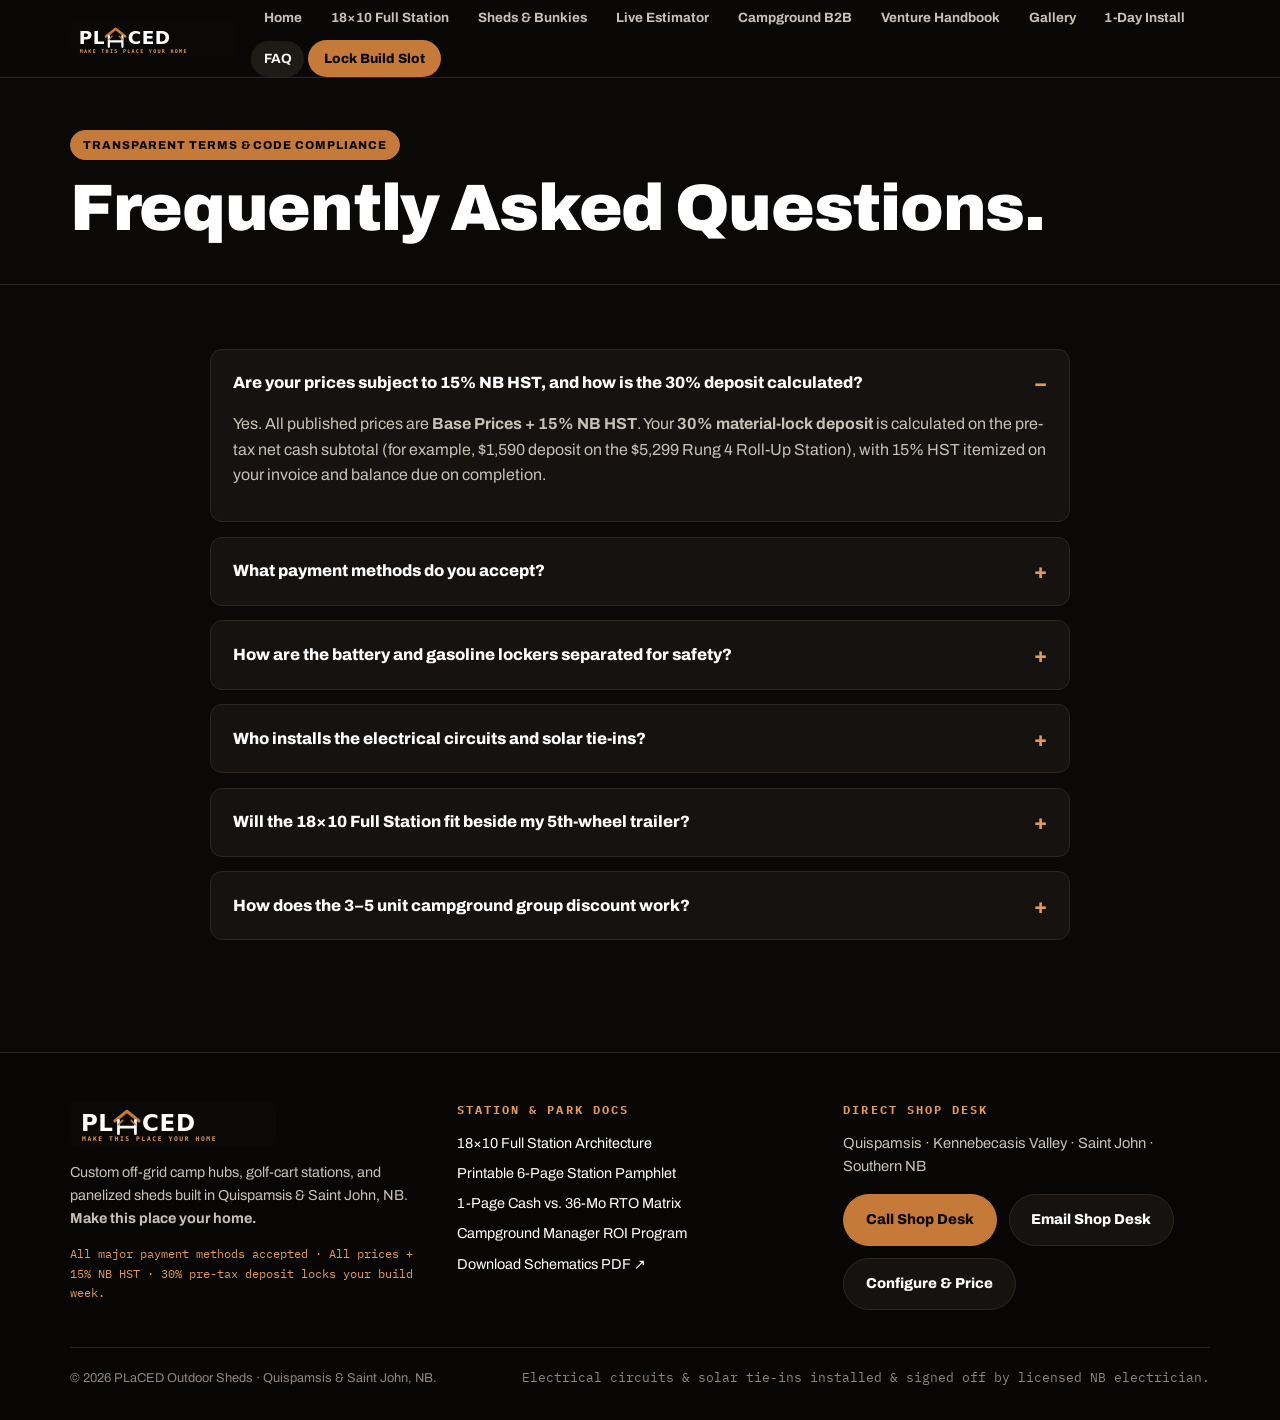
<file: faq.html>
<!DOCTYPE html>
<html lang="en">
<head>
  <meta charset="UTF-8">
  <meta name="viewport" content="width=device-width, initial-scale=1.0">
  <title>Frequently Asked Questions | PLaCED Outdoor Sheds</title>
  <meta name="description" content="Answers on 15% NB HST, 30% pre-tax deposits, Cash/Interac E-Transfer payment, 18x10 dimensions, and battery/fuel ventilation safety.">
    <link rel="icon" type="image/svg+xml" href="assets/logos/favicon.svg">
  <meta property="og:type" content="website">
  <meta property="og:site_name" content="PLaCED Outdoor Sheds">
  <meta property="og:title" content="Frequently Asked Questions | PLaCED Outdoor Sheds">
  <meta property="og:description" content="Answers on 15% NB HST, 30% pre-tax deposits, Cash/Interac E-Transfer payment, 18x10 dimensions, and battery/fuel ventilation safety.">
  <meta property="og:image" content="https://placedsheds.vercel.app/assets/img/full-station-studio.jpg">
  <meta name="twitter:card" content="summary_large_image">
  <link rel="stylesheet" href="assets/styles.css">
</head>
<body>
  <header class="site-header">
    <div class="wrap nav-inner">
      <a href="index.html" class="brand-mark" aria-label="PLaCED Outdoor Home">
        <img src="assets/logos/placed-shed-a-white.svg" alt="PLaCED Outdoor — Make this place your home" style="height:44px;width:auto;">
      </a>
      <button class="mobile-toggle" type="button" onclick="toggleMobileNav()">Menu ☰</button>
      <nav id="main-nav" class="nav-links" aria-label="Primary Navigation">
        <a href="index.html">Home</a>
        <a href="full-station.html">18×10 Full Station</a>
        <a href="sheds.html">Sheds & Bunkies</a>
        <a href="estimator.html">Live Estimator</a>
        <a href="partner-program.html">Campground B2B</a>
        <a href="handbook.html">Venture Handbook</a>
        <a href="gallery.html">Gallery</a>
        <a href="process.html">1-Day Install</a>
        <a href="faq.html" class="active">FAQ</a>
        <a href="contact.html" class="nav-cta">Lock Build Slot</a>
      </nav>
    </div>
  </header>

  <main>
    <section style="padding:3.25rem 0 2.5rem;">
      <div class="wrap">
        <span class="pill pill-cedar">Transparent Terms & Code Compliance</span>
        <h1 class="h1" style="margin-top:0.85rem;">Frequently Asked Questions.</h1>
      </div>
    </section>

    <section class="section">
      <div class="wrap" style="display:grid;gap:0.9rem;max-width:900px;">
        <details class="faq-item" open>
          <summary>Are your prices subject to 15% NB HST, and how is the 30% deposit calculated?</summary>
          <p style="color:var(--muted);margin-top:0.75rem;">
            Yes. All published prices are <strong>Base Prices + 15% NB HST</strong>. Your <strong>30% material-lock deposit</strong> is calculated on the
            pre-tax net cash subtotal (for example, $1,590 deposit on the $5,299 Rung 4 Roll-Up Station), with 15% HST itemized on your invoice and balance due on completion.
          </p>
        </details>
        <details class="faq-item">
          <summary>What payment methods do you accept?</summary>
          <p style="color:var(--muted);margin-top:0.75rem;">
            We accept all major payment methods—credit cards, debit, Interac e-transfer, and cash. A 30% pre-tax deposit locks your materials and build week, with the remaining balance and 15% NB HST due upon completion.
          </p>
        </details>
        <details class="faq-item">
          <summary>How are the battery and gasoline lockers separated for safety?</summary>
          <p style="color:var(--muted);margin-top:0.75rem;">
            They sit in opposite 4'×10' wings separated by the open 10'×10' cart bay. The left-wing R-12 battery box features a high-wall louver to exhaust rising hydrogen gas, and its dedicated <strong>120V GFCI receptacle mounts outside</strong> the sealed box on the dry storage wall. The right-wing fuel locker has a bottom intake louver, a 3" roof vent stack with rain cap, and <strong>zero electrical wiring</strong>.
          </p>
        </details>
        <details class="faq-item">
          <summary>Who installs the electrical circuits and solar tie-ins?</summary>
          <p style="color:var(--muted);margin-top:0.75rem;">
            All 120V circuits, exterior GFCI receptacles, 48V cart charger circuits, and solar/inverter tie-ins are installed and signed off by a <strong>licensed New Brunswick electrician</strong>.
          </p>
        </details>
        <details class="faq-item">
          <summary>Will the 18×10 Full Station fit beside my 5th-wheel trailer?</summary>
          <p style="color:var(--muted);margin-top:0.75rem;">
            Yes. Side wall eaves are <strong>7'-0"</strong> and the 4:12 gable ridge peaks at <strong>8'-8"</strong>—staying more than 4 feet below a standard 13' fifth-wheel roofline—and the left/right wings can be mirror-reversed to match your lot layout.
          </p>
        </details>
        <details class="faq-item">
          <summary>How does the 3–5 unit campground group discount work?</summary>
          <p style="color:var(--muted);margin-top:0.75rem;">
            When 3 to 5 lot owners in the same campground book together for a coordinated single-week drop, each station receives <strong>$250 off</strong> its pre-tax cash price.
          </p>
        </details>
      </div>
    </section>
  </main>
  <footer class="site-footer">
    <div class="wrap">
      <div class="grid-3">
        <div>
          <img src="assets/logos/placed-shed-a-white.svg" alt="PLaCED Outdoor" style="height:46px;width:auto;">
          <p style="color:var(--muted);font-size:0.9rem;margin-top:0.85rem;">
            Custom off-grid camp hubs, golf-cart stations, and panelized sheds built in Quispamsis & Saint John, NB.
            <strong>Make this place your home.</strong>
          </p>
          <p class="mono" style="font-size:0.76rem;color:var(--cedar-light);margin-top:0.5rem;">
            All major payment methods accepted · All prices + 15% NB HST · 30% pre-tax deposit locks your build week.
          </p>
        </div>
        <div>
          <div class="kicker">Station & Park Docs</div>
          <ul style="list-style:none;padding:0;margin:0.75rem 0 0;display:grid;gap:0.45rem;font-size:0.9rem;">
            <li><a href="full-station.html">18×10 Full Station Architecture</a></li>
            <li><a href="pamphlet.html">Printable 6-Page Station Pamphlet</a></li>
            <li><a href="campground-sheet.html">1-Page Cash vs. 36-Mo RTO Matrix</a></li>
            <li><a href="partner-program.html">Campground Manager ROI Program</a></li>
            <li><a href="assets/pdf/The-Full-Station-Schematics.pdf" target="_blank" rel="noopener">Download Schematics PDF ↗</a></li>
          </ul>
        </div>
        <div>
          <div class="kicker">Direct Shop Desk</div>
          <p style="font-size:0.92rem;margin-top:0.75rem;color:var(--muted);">
            Quispamsis · Kennebecasis Valley · Saint John · Southern NB
          </p>
          <div class="btn-row" style="margin-top:0.9rem;">
            <a href="tel:+15066502122" class="btn btn-primary">Call Shop Desk</a>
            <a href="mailto:placed.sj@gmail.com" class="btn">Email Shop Desk</a>
            <a href="estimator.html" class="btn">Configure & Price</a>
          </div>
        </div>
      </div>
      <div style="border-top:1px solid var(--line);margin-top:2rem;padding-top:1.25rem;display:flex;flex-wrap:wrap;justify-content:space-between;gap:0.75rem;font-size:0.8rem;color:var(--faint);">
        <span>© 2026 PLaCED Outdoor Sheds · Quispamsis & Saint John, NB.</span>
        <span class="mono">Electrical circuits & solar tie-ins installed & signed off by licensed NB electrician.</span>
      </div>
    </div>
  </footer>
  <script src="assets/site.js"></script>
</body>
</html>
</file>
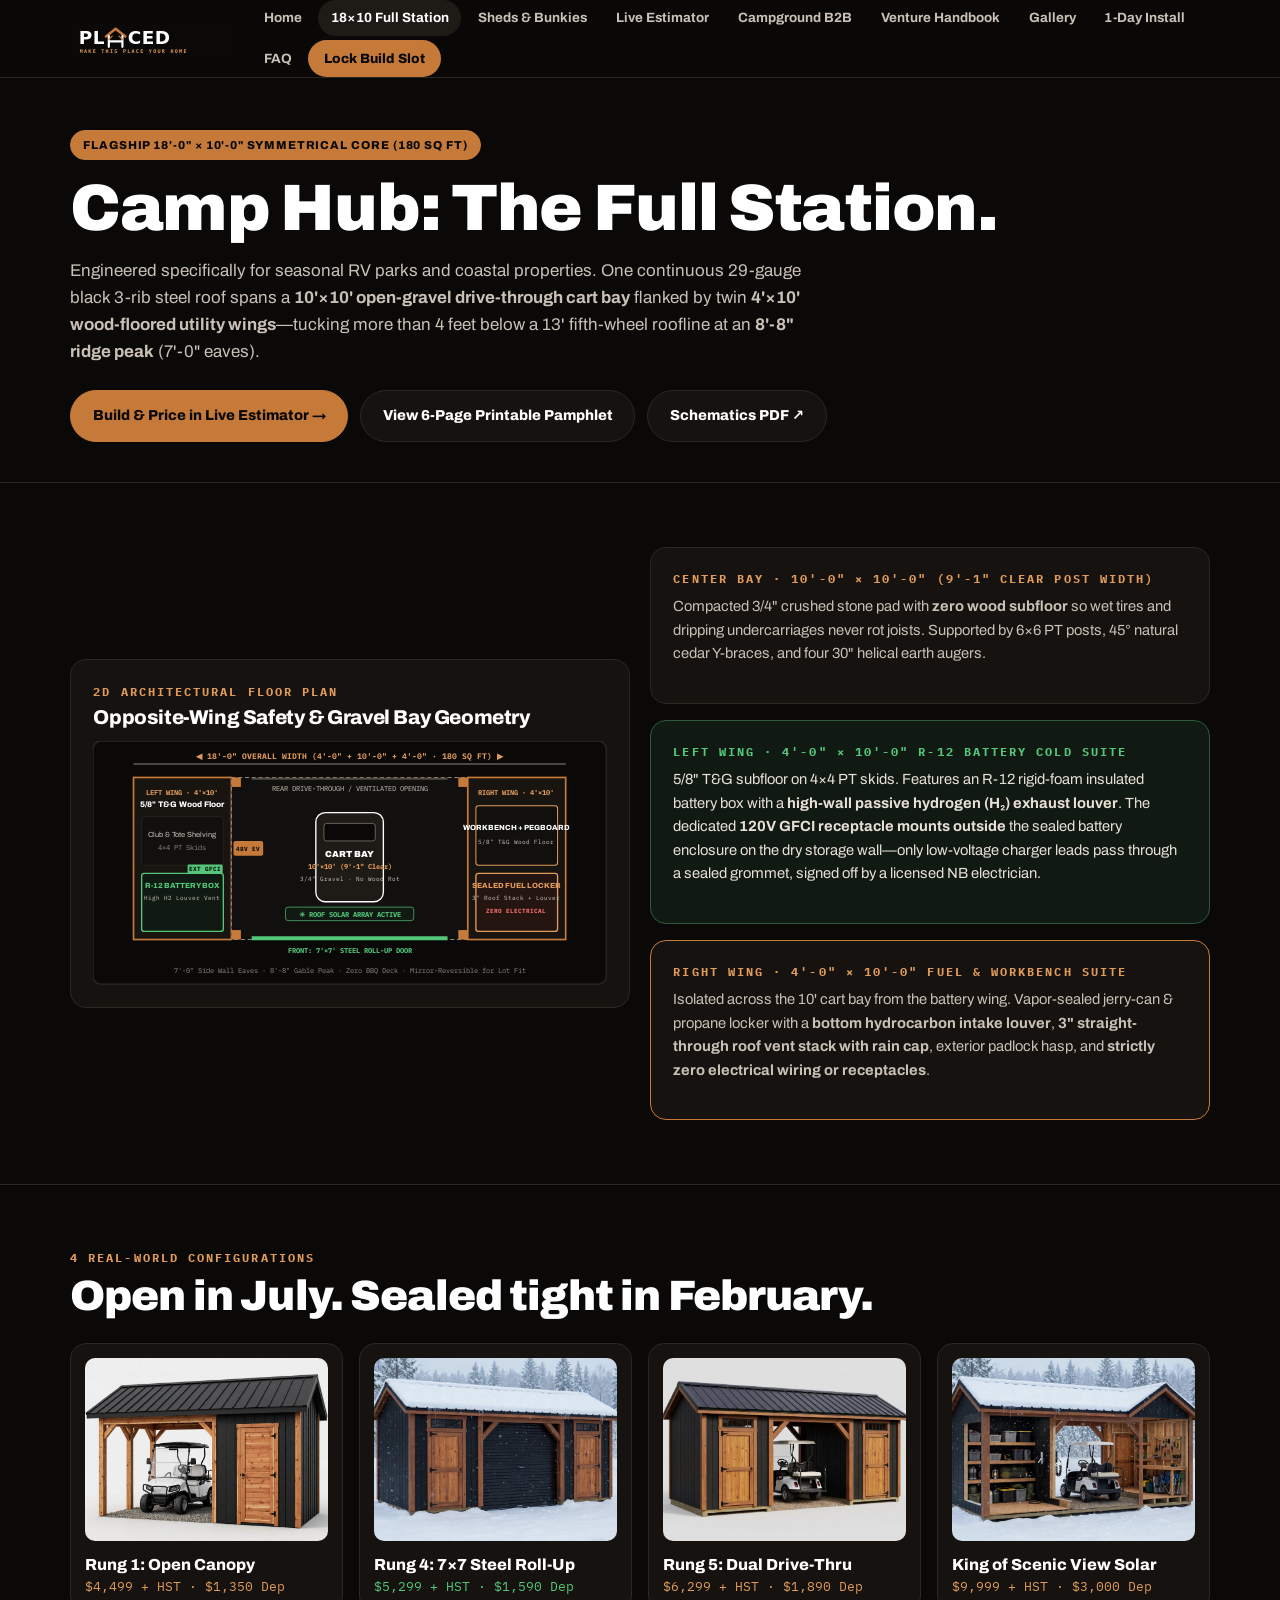
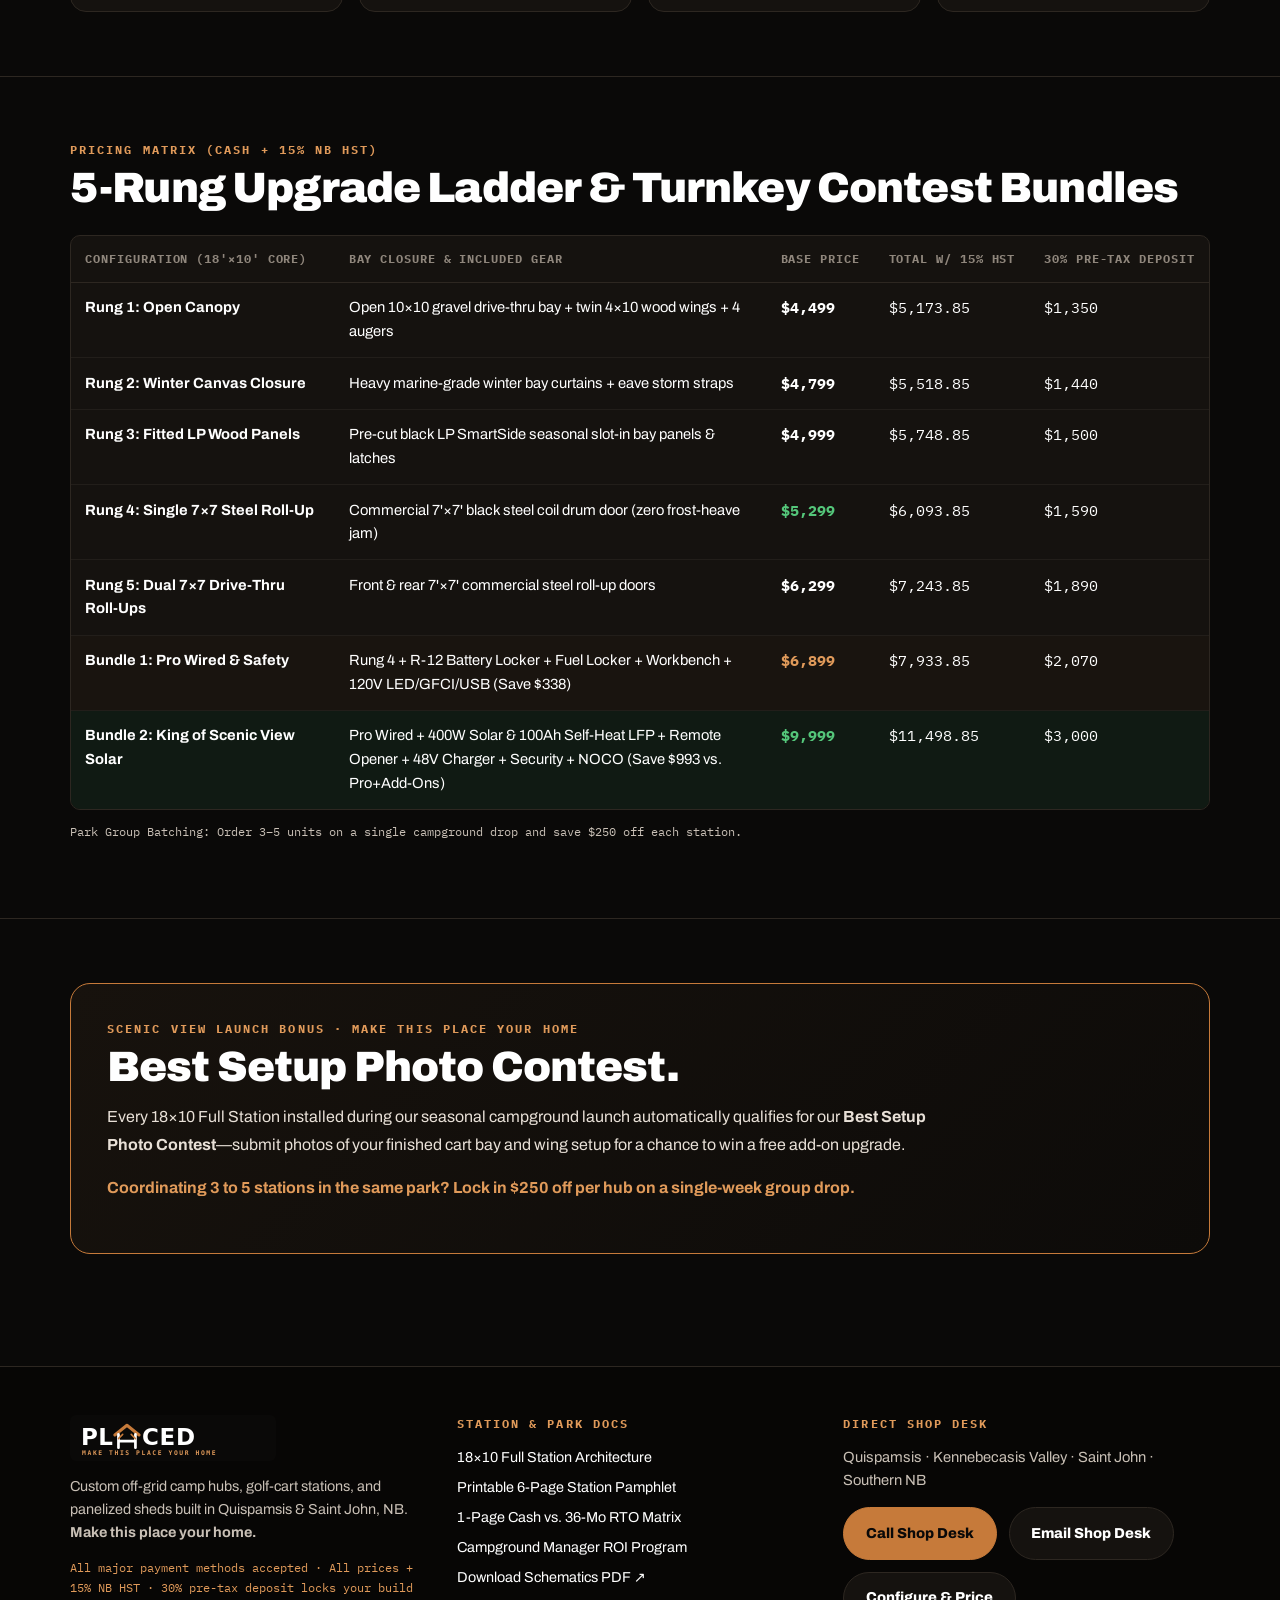
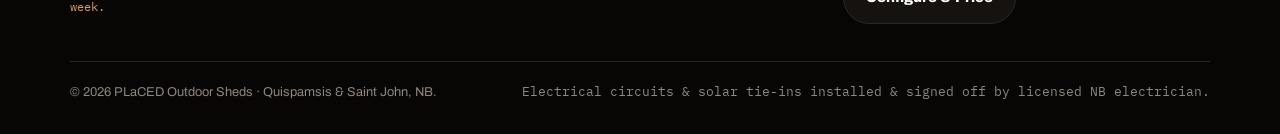
<file: full-station.html>
<!DOCTYPE html>
<html lang="en">
<head>
  <meta charset="UTF-8">
  <meta name="viewport" content="width=device-width, initial-scale=1.0">
  <title>18×10 Full Station Off-Grid Camp Hub | PLaCED Outdoor Sheds</title>
  <meta name="description" content="18'-0 by 10'-0 symmetrical golf cart and camp hub with 10x10 gravel bay, R-12 battery suite, and 3-inch roof-vented zero-electrical fuel locker.">
    <link rel="icon" type="image/svg+xml" href="assets/logos/favicon.svg">
  <meta property="og:type" content="website">
  <meta property="og:site_name" content="PLaCED Outdoor Sheds">
  <meta property="og:title" content="18×10 Full Station Off-Grid Camp Hub | PLaCED Outdoor Sheds">
  <meta property="og:description" content="18'-0 by 10'-0 symmetrical golf cart and camp hub with 10x10 gravel bay, R-12 battery suite, and 3-inch roof-vented zero-electrical fuel locker.">
  <meta property="og:image" content="https://placedsheds.vercel.app/assets/img/full-station-studio.jpg">
  <meta name="twitter:card" content="summary_large_image">
  <link rel="stylesheet" href="assets/styles.css">
</head>
<body>
  <header class="site-header">
    <div class="wrap nav-inner">
      <a href="index.html" class="brand-mark" aria-label="PLaCED Outdoor Home">
        <img src="assets/logos/placed-shed-a-white.svg" alt="PLaCED Outdoor — Make this place your home" style="height:44px;width:auto;">
      </a>
      <button class="mobile-toggle" type="button" onclick="toggleMobileNav()">Menu ☰</button>
      <nav id="main-nav" class="nav-links" aria-label="Primary Navigation">
        <a href="index.html">Home</a>
        <a href="full-station.html" class="active">18×10 Full Station</a>
        <a href="sheds.html">Sheds & Bunkies</a>
        <a href="estimator.html">Live Estimator</a>
        <a href="partner-program.html">Campground B2B</a>
        <a href="handbook.html">Venture Handbook</a>
        <a href="gallery.html">Gallery</a>
        <a href="process.html">1-Day Install</a>
        <a href="faq.html">FAQ</a>
        <a href="contact.html" class="nav-cta">Lock Build Slot</a>
      </nav>
    </div>
  </header>

  <main>
    <section style="padding:3.25rem 0 2.5rem;">
      <div class="wrap">
        <span class="pill pill-cedar">Flagship 18'-0" × 10'-0" Symmetrical Core (180 Sq Ft)</span>
        <h1 class="h1" style="margin-top:0.85rem;">Camp Hub: The Full Station.</h1>
        <p class="lead">
          Engineered specifically for seasonal RV parks and coastal properties. One continuous 29-gauge black 3-rib steel roof
          spans a <strong>10'×10' open-gravel drive-through cart bay</strong> flanked by twin <strong>4'×10' wood-floored utility wings</strong>—tucking
          more than 4 feet below a 13' fifth-wheel roofline at an <strong>8'-8" ridge peak</strong> (7'-0" eaves).
        </p>
        <div class="btn-row">
          <a href="estimator.html" class="btn btn-primary">Build & Price in Live Estimator →</a>
          <a href="pamphlet.html" class="btn">View 6-Page Printable Pamphlet</a>
          <a href="assets/pdf/The-Full-Station-Schematics.pdf" target="_blank" rel="noopener" class="btn">Schematics PDF ↗</a>
        </div>
      </div>
    </section>

    <section class="section">
      <div class="wrap">
        <div class="grid-2" style="align-items:center;">
          <div class="card">
            <div class="kicker">2D Architectural Floor Plan</div>
            <h2 class="h3" style="margin:0.35rem 0 0.85rem;">Opposite-Wing Safety & Gravel Bay Geometry</h2>
            <div id="station-2d-svg"></div>
          </div>
          <div style="display:grid;gap:1rem;">
            <div class="card">
              <div class="kicker">Center Bay · 10'-0" × 10'-0" (9'-1" Clear Post Width)</div>
              <p style="color:var(--muted);font-size:0.92rem;margin-top:0.4rem;">
                Compacted 3/4" crushed stone pad with <strong>zero wood subfloor</strong> so wet tires and dripping undercarriages never rot joists.
                Supported by 6×6 PT posts, 45° natural cedar Y-braces, and four 30" helical earth augers.
              </p>
            </div>
            <div class="card card-green">
              <div class="kicker" style="color:var(--green);">Left Wing · 4'-0" × 10'-0" R-12 Battery Cold Suite</div>
              <p style="color:#e8e0d7;font-size:0.92rem;margin-top:0.4rem;">
                5/8" T&G subfloor on 4×4 PT skids. Features an R-12 rigid-foam insulated battery box with a
                <strong>high-wall passive hydrogen (H₂) exhaust louver</strong>. The dedicated <strong>120V GFCI receptacle mounts outside</strong>
                the sealed battery enclosure on the dry storage wall—only low-voltage charger leads pass through a sealed grommet,
                signed off by a licensed NB electrician.
              </p>
            </div>
            <div class="card" style="border-color:var(--cedar);">
              <div class="kicker">Right Wing · 4'-0" × 10'-0" Fuel & Workbench Suite</div>
              <p style="color:var(--muted);font-size:0.92rem;margin-top:0.4rem;">
                Isolated across the 10' cart bay from the battery wing. Vapor-sealed jerry-can & propane locker with
                a <strong>bottom hydrocarbon intake louver</strong>, <strong>3" straight-through roof vent stack with rain cap</strong>,
                exterior padlock hasp, and <strong>strictly zero electrical wiring or receptacles</strong>.
              </p>
            </div>
          </div>
        </div>
      </div>
    </section>

    <section class="section">
      <div class="wrap">
        <div class="kicker">4 Real-World Configurations</div>
        <h2 class="h2" style="margin-top:0.4rem;">Open in July. Sealed tight in February.</h2>
        <div class="grid-4" style="margin-top:1.5rem;">
          <div class="card" style="padding:0.85rem;">
            <img src="assets/img/camp-hub-summer-open.webp" alt="Rung 1 Open Canopy Summer Cruiser" style="aspect-ratio:4/3;">
            <div style="margin-top:0.7rem;font-weight:800;">Rung 1: Open Canopy</div>
            <div class="mono" style="font-size:0.8rem;color:var(--cedar-light);">$4,499 + HST · $1,350 Dep</div>
          </div>
          <div class="card" style="padding:0.85rem;">
            <img src="assets/img/camp-hub-single-rollup.png" alt="Rung 4 Single 7x7 Steel Roll-Up" style="aspect-ratio:4/3;">
            <div style="margin-top:0.7rem;font-weight:800;">Rung 4: 7×7 Steel Roll-Up</div>
            <div class="mono" style="font-size:0.8rem;color:var(--green);">$5,299 + HST · $1,590 Dep</div>
          </div>
          <div class="card" style="padding:0.85rem;">
            <img src="assets/img/camp-hub-dual-rollup.png" alt="Rung 5 Dual 7x7 Drive-Thru Roll-Ups" style="aspect-ratio:4/3;">
            <div style="margin-top:0.7rem;font-weight:800;">Rung 5: Dual Drive-Thru</div>
            <div class="mono" style="font-size:0.8rem;color:var(--cedar-light);">$6,299 + HST · $1,890 Dep</div>
          </div>
          <div class="card" style="padding:0.85rem;">
            <img src="assets/img/full-station-winter-cutaway.webp" alt="Winter Cutaway Interior View" style="aspect-ratio:4/3;">
            <div style="margin-top:0.7rem;font-weight:800;">King of Scenic View Solar</div>
            <div class="mono" style="font-size:0.8rem;color:var(--cedar-light);">$9,999 + HST · $3,000 Dep</div>
          </div>
        </div>
      </div>
    </section>

    <section class="section">
      <div class="wrap">
        <div class="kicker">Pricing Matrix (Cash + 15% NB HST)</div>
        <h2 class="h2" style="margin-top:0.4rem;">5-Rung Upgrade Ladder & Turnkey Contest Bundles</h2>
        <div class="table-wrap" style="margin-top:1.5rem;">
          <table>
            <thead>
              <tr>
                <th>Configuration (18'×10' Core)</th>
                <th>Bay Closure & Included Gear</th>
                <th>Base Price</th>
                <th>Total w/ 15% HST</th>
                <th>30% Pre-Tax Deposit</th>
              </tr>
            </thead>
            <tbody>
              <tr>
                <td><strong>Rung 1: Open Canopy</strong></td>
                <td>Open 10×10 gravel drive-thru bay + twin 4×10 wood wings + 4 augers</td>
                <td class="mono"><strong>$4,499</strong></td>
                <td class="mono">$5,173.85</td>
                <td class="mono">$1,350</td>
              </tr>
              <tr>
                <td><strong>Rung 2: Winter Canvas Closure</strong></td>
                <td>Heavy marine-grade winter bay curtains + eave storm straps</td>
                <td class="mono"><strong>$4,799</strong></td>
                <td class="mono">$5,518.85</td>
                <td class="mono">$1,440</td>
              </tr>
              <tr>
                <td><strong>Rung 3: Fitted LP Wood Panels</strong></td>
                <td>Pre-cut black LP SmartSide seasonal slot-in bay panels & latches</td>
                <td class="mono"><strong>$4,999</strong></td>
                <td class="mono">$5,748.85</td>
                <td class="mono">$1,500</td>
              </tr>
              <tr>
                <td><strong>Rung 4: Single 7×7 Steel Roll-Up</strong></td>
                <td>Commercial 7'×7' black steel coil drum door (zero frost-heave jam)</td>
                <td class="mono" style="color:var(--green);"><strong>$5,299</strong></td>
                <td class="mono">$6,093.85</td>
                <td class="mono">$1,590</td>
              </tr>
              <tr>
                <td><strong>Rung 5: Dual 7×7 Drive-Thru Roll-Ups</strong></td>
                <td>Front & rear 7'×7' commercial steel roll-up doors</td>
                <td class="mono"><strong>$6,299</strong></td>
                <td class="mono">$7,243.85</td>
                <td class="mono">$1,890</td>
              </tr>
              <tr style="background:#19140f;">
                <td><strong>Bundle 1: Pro Wired & Safety</strong></td>
                <td>Rung 4 + R-12 Battery Locker + Fuel Locker + Workbench + 120V LED/GFCI/USB (Save $338)</td>
                <td class="mono" style="color:var(--cedar-light);"><strong>$6,899</strong></td>
                <td class="mono">$7,933.85</td>
                <td class="mono">$2,070</td>
              </tr>
              <tr style="background:#101a13;">
                <td><strong>Bundle 2: King of Scenic View Solar</strong></td>
                <td>Pro Wired + 400W Solar & 100Ah Self-Heat LFP + Remote Opener + 48V Charger + Security + NOCO (Save $993 vs. Pro+Add-Ons)</td>
                <td class="mono" style="color:var(--green);"><strong>$9,999</strong></td>
                <td class="mono">$11,498.85</td>
                <td class="mono">$3,000</td>
              </tr>
            </tbody>
          </table>
        </div>
        <p class="mono" style="font-size:0.78rem;color:var(--muted);margin-top:0.75rem;">
          Park Group Batching: Order 3–5 units on a single campground drop and save $250 off each station.
        </p>
      </div>
    </section>
    <section class="section">
      <div class="wrap">
        <div class="story-card">
          <div class="kicker">Scenic View Launch Bonus · Make This Place Your Home</div>
          <h2 class="h2" style="margin-top:0.4rem;">Best Setup Photo Contest.</h2>
          <p style="color:#e8e0d7;margin-top:0.85rem;max-width:820px;line-height:1.75;">
            Every 18×10 Full Station installed during our seasonal campground launch automatically qualifies for our
            <strong>Best Setup Photo Contest</strong>—submit photos of your finished cart bay and wing setup for a chance to win a free add-on upgrade.
          </p>
          <p style="color:var(--cedar-light);font-weight:700;margin-top:0.75rem;">
            Coordinating 3 to 5 stations in the same park? Lock in $250 off per hub on a single-week group drop.
          </p>
        </div>
      </div>
    </section>
  </main>
  <footer class="site-footer">
    <div class="wrap">
      <div class="grid-3">
        <div>
          <img src="assets/logos/placed-shed-a-white.svg" alt="PLaCED Outdoor" style="height:46px;width:auto;">
          <p style="color:var(--muted);font-size:0.9rem;margin-top:0.85rem;">
            Custom off-grid camp hubs, golf-cart stations, and panelized sheds built in Quispamsis & Saint John, NB.
            <strong>Make this place your home.</strong>
          </p>
          <p class="mono" style="font-size:0.76rem;color:var(--cedar-light);margin-top:0.5rem;">
            All major payment methods accepted · All prices + 15% NB HST · 30% pre-tax deposit locks your build week.
          </p>
        </div>
        <div>
          <div class="kicker">Station & Park Docs</div>
          <ul style="list-style:none;padding:0;margin:0.75rem 0 0;display:grid;gap:0.45rem;font-size:0.9rem;">
            <li><a href="full-station.html">18×10 Full Station Architecture</a></li>
            <li><a href="pamphlet.html">Printable 6-Page Station Pamphlet</a></li>
            <li><a href="campground-sheet.html">1-Page Cash vs. 36-Mo RTO Matrix</a></li>
            <li><a href="partner-program.html">Campground Manager ROI Program</a></li>
            <li><a href="assets/pdf/The-Full-Station-Schematics.pdf" target="_blank" rel="noopener">Download Schematics PDF ↗</a></li>
          </ul>
        </div>
        <div>
          <div class="kicker">Direct Shop Desk</div>
          <p style="font-size:0.92rem;margin-top:0.75rem;color:var(--muted);">
            Quispamsis · Kennebecasis Valley · Saint John · Southern NB
          </p>
          <div class="btn-row" style="margin-top:0.9rem;">
            <a href="tel:+15066502122" class="btn btn-primary">Call Shop Desk</a>
            <a href="mailto:placed.sj@gmail.com" class="btn">Email Shop Desk</a>
            <a href="estimator.html" class="btn">Configure & Price</a>
          </div>
        </div>
      </div>
      <div style="border-top:1px solid var(--line);margin-top:2rem;padding-top:1.25rem;display:flex;flex-wrap:wrap;justify-content:space-between;gap:0.75rem;font-size:0.8rem;color:var(--faint);">
        <span>© 2026 PLaCED Outdoor Sheds · Quispamsis & Saint John, NB.</span>
        <span class="mono">Electrical circuits & solar tie-ins installed & signed off by licensed NB electrician.</span>
      </div>
    </div>
  </footer>
  <script src="assets/site.js"></script>
</body>
</html>
</file>
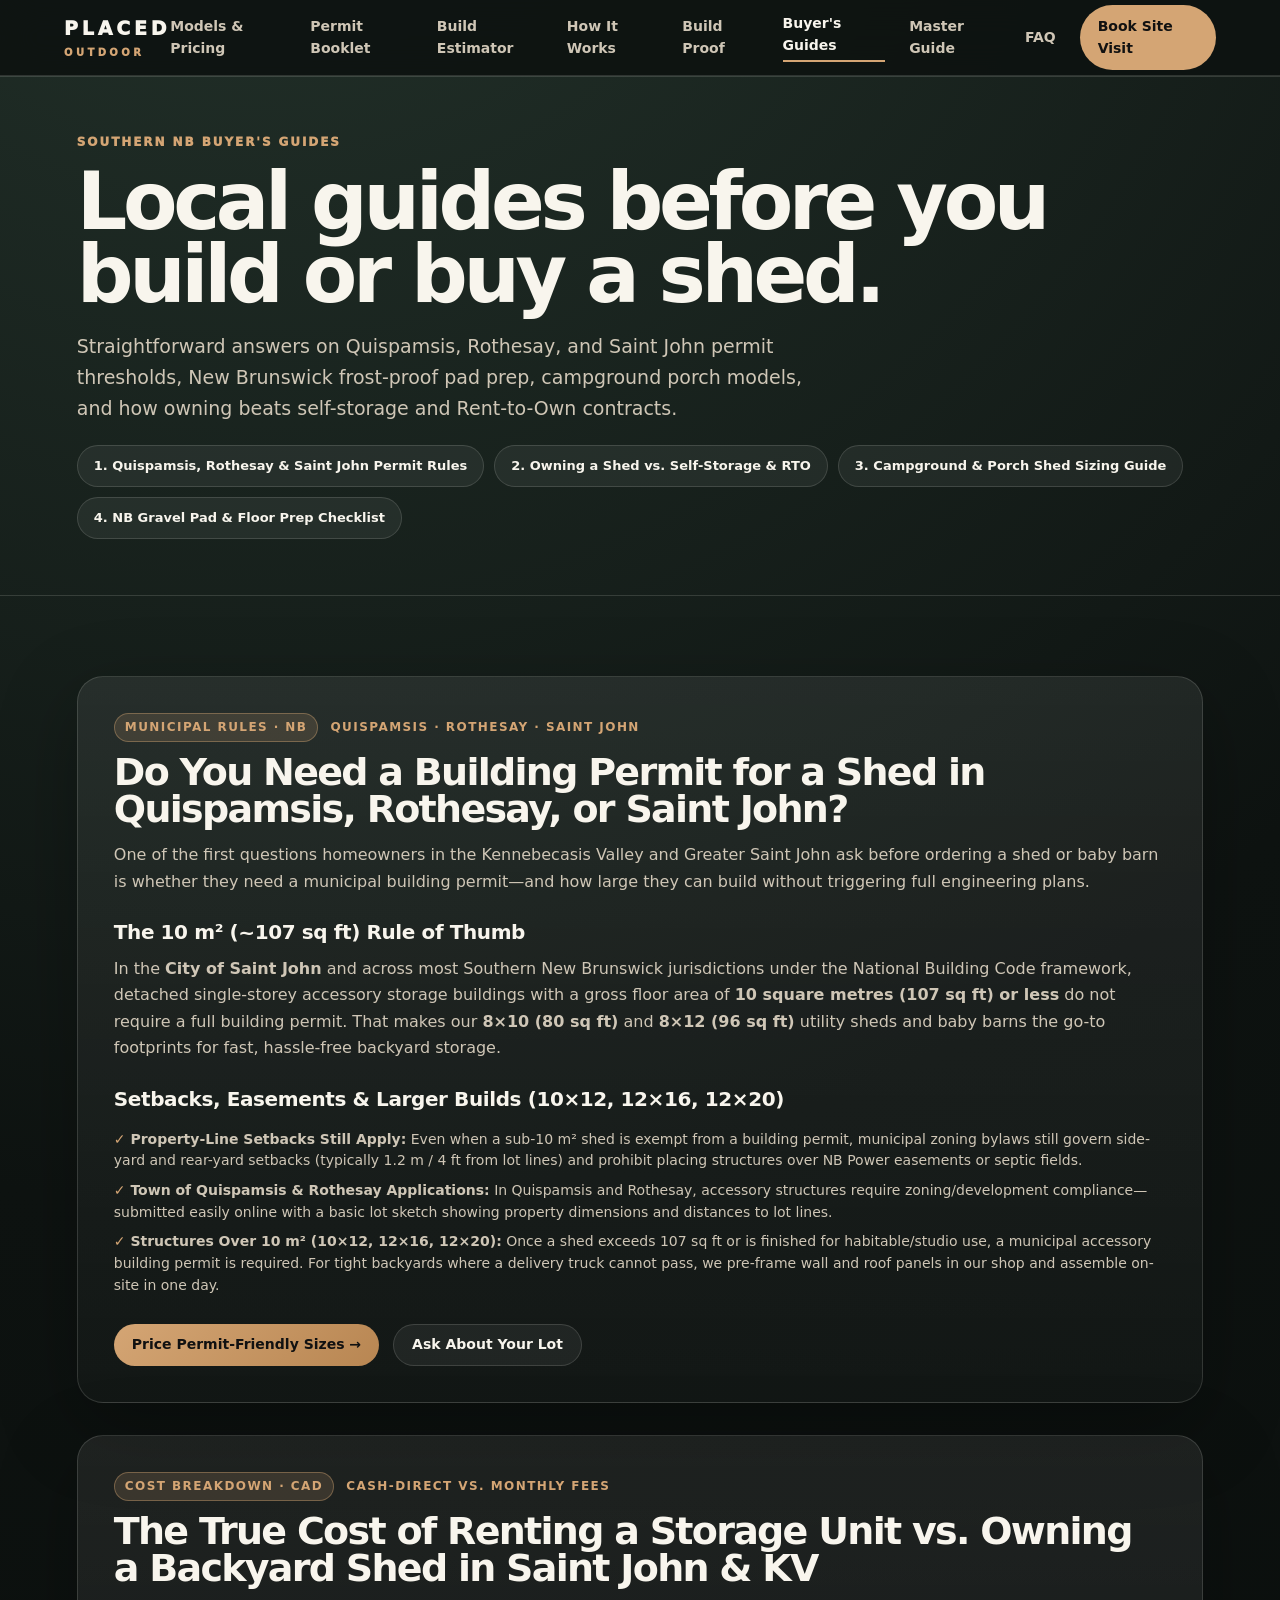
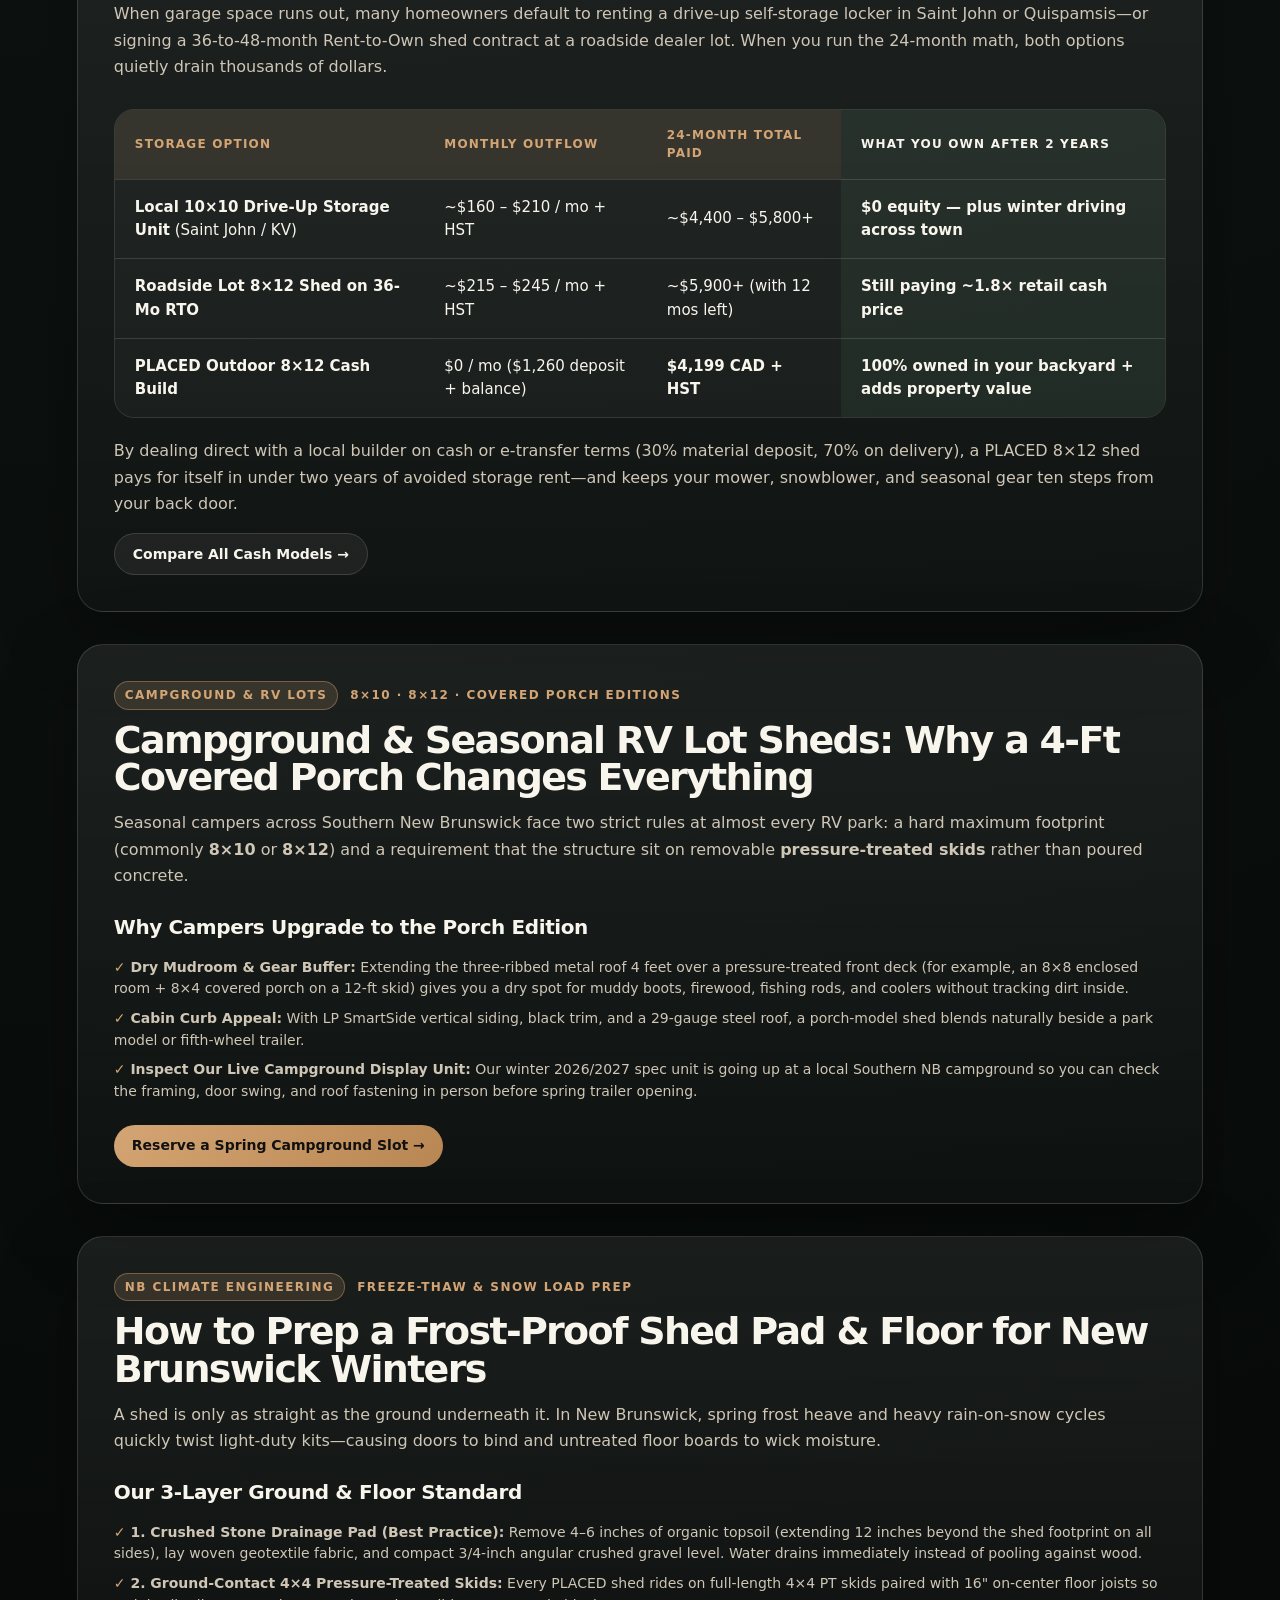
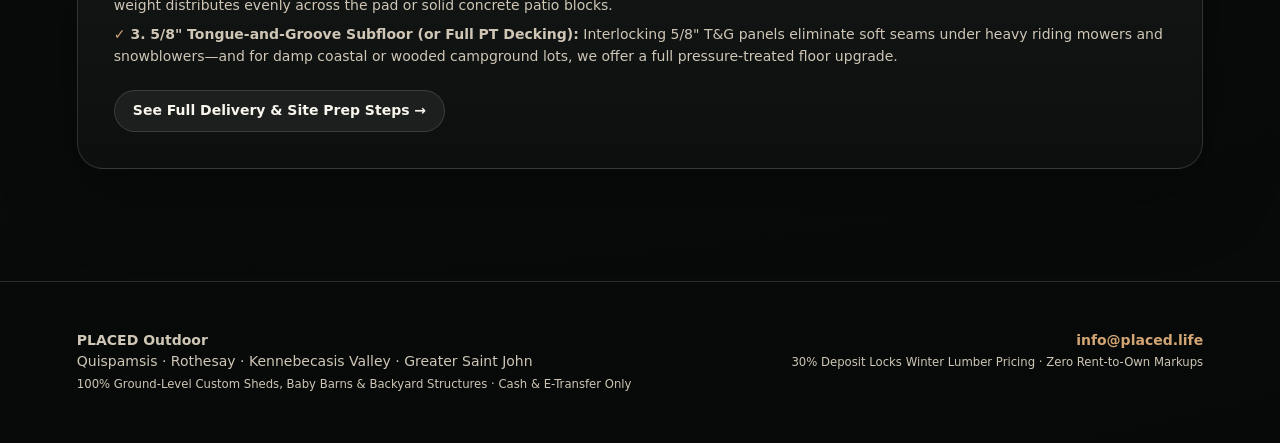
<file: guides.html>
<!doctype html>
<html lang="en">
<head>
  <meta charset="utf-8">
  <meta name="viewport" content="width=device-width,initial-scale=1">
  <title>Southern NB Shed Buyer's Guides &amp; Permit Checklists | PLACED Outdoor</title>
  <meta name="description" content="Practical guides for Quispamsis, Rothesay, and Saint John homeowners and campers: 10 m2 shed permit rules, gravel pad prep, porch sheds, and owning vs self-storage.">
  <link rel="stylesheet" href="assets/style.css">
  <script type="application/ld+json">
{
  "@context": "https://schema.org",
  "@type": "Blog",
  "name": "PLACED Outdoor Southern NB Shed & Backyard Buyer's Guides",
  "description": "Local guides on New Brunswick shed permits, crushed gravel pad prep, campground porch sheds, and owning vs renting storage in Quispamsis, Rothesay, and Saint John.",
  "publisher": {
    "@type": "Organization",
    "name": "PLACED Outdoor",
    "email": "info@placed.life"
  }
}
</script>
</head>
<body>
<header class="top">
  <a class="logo" href="index.html">PLACED<small>OUTDOOR</small></a>
  <button class="menuBtn" id="menuBtn" aria-label="Toggle Menu" aria-expanded="false">☰</button>
  <nav class="nav" id="mainNav">
    <a href="sheds.html">Models &amp; Pricing</a>
    <a href="booklet.html">Permit Booklet</a>
    <a href="estimator.html">Build Estimator</a>
    <a href="process.html">How It Works</a>
    <a href="gallery.html">Build Proof</a>
    <a href="guides.html" class="active">Buyer's Guides</a>
    <a href="master-guide.html">Master Guide</a>
    <a href="faq.html">FAQ</a>
    <a class="pill" href="contact.html">Book Site Visit</a>
  </nav>
</header>
<main>

<section class="pageHero">
  <div class="wrap">
    <p class="eyebrow">Southern NB Buyer's Guides</p>
    <h1>Local guides before you build or buy a shed.</h1>
    <p class="lede">Straightforward answers on Quispamsis, Rothesay, and Saint John permit thresholds, New Brunswick frost-proof pad prep, campground porch models, and how owning beats self-storage and Rent-to-Own contracts.</p>
    <div class="tocBar">
      <a href="#guide-permits">1. Quispamsis, Rothesay &amp; Saint John Permit Rules</a>
      <a href="#guide-storage">2. Owning a Shed vs. Self-Storage &amp; RTO</a>
      <a href="#guide-campground">3. Campground &amp; Porch Shed Sizing Guide</a>
      <a href="#guide-pad">4. NB Gravel Pad &amp; Floor Prep Checklist</a>
    </div>
  </div>
</section>

<section>
  <div class="wrap">

    <article class="articleCard" id="guide-permits">
      <div class="articleMeta">
        <span class="pillTag">Municipal Rules · NB</span>
        <span>Quispamsis · Rothesay · Saint John</span>
      </div>
      <h2>Do You Need a Building Permit for a Shed in Quispamsis, Rothesay, or Saint John?</h2>
      <p>One of the first questions homeowners in the Kennebecasis Valley and Greater Saint John ask before ordering a shed or baby barn is whether they need a municipal building permit—and how large they can build without triggering full engineering plans.</p>
      
      <h3>The 10 m² (~107 sq ft) Rule of Thumb</h3>
      <p>In the <b>City of Saint John</b> and across most Southern New Brunswick jurisdictions under the National Building Code framework, detached single-storey accessory storage buildings with a gross floor area of <b>10 square metres (107 sq ft) or less</b> do not require a full building permit. That makes our <b>8×10 (80 sq ft)</b> and <b>8×12 (96 sq ft)</b> utility sheds and baby barns the go-to footprints for fast, hassle-free backyard storage.</p>

      <h3>Setbacks, Easements &amp; Larger Builds (10×12, 12×16, 12×20)</h3>
      <ul class="specList">
        <li><b>Property-Line Setbacks Still Apply:</b> Even when a sub-10 m² shed is exempt from a building permit, municipal zoning bylaws still govern side-yard and rear-yard setbacks (typically 1.2 m / 4 ft from lot lines) and prohibit placing structures over NB Power easements or septic fields.</li>
        <li><b>Town of Quispamsis &amp; Rothesay Applications:</b> In Quispamsis and Rothesay, accessory structures require zoning/development compliance—submitted easily online with a basic lot sketch showing property dimensions and distances to lot lines.</li>
        <li><b>Structures Over 10 m² (10×12, 12×16, 12×20):</b> Once a shed exceeds 107 sq ft or is finished for habitable/studio use, a municipal accessory building permit is required. For tight backyards where a delivery truck cannot pass, we pre-frame wall and roof panels in our shop and assemble on-site in one day.</li>
      </ul>
      <div class="actions" style="margin-bottom:0">
        <a class="btn primary smallBtn" href="estimator.html">Price Permit-Friendly Sizes →</a>
        <a class="btn secondary smallBtn" href="contact.html?model=Site+Access+%26+Permit+Check">Ask About Your Lot</a>
      </div>
    </article>

    <article class="articleCard" id="guide-storage">
      <div class="articleMeta">
        <span class="pillTag">Cost Breakdown · CAD</span>
        <span>Cash-Direct vs. Monthly Fees</span>
      </div>
      <h2>The True Cost of Renting a Storage Unit vs. Owning a Backyard Shed in Saint John &amp; KV</h2>
      <p>When garage space runs out, many homeowners default to renting a drive-up self-storage locker in Saint John or Quispamsis—or signing a 36-to-48-month Rent-to-Own shed contract at a roadside dealer lot. When you run the 24-month math, both options quietly drain thousands of dollars.</p>

      <div class="tableWrap" style="margin-bottom:20px">
        <table>
          <thead>
            <tr>
              <th>Storage Option</th>
              <th>Monthly Outflow</th>
              <th>24-Month Total Paid</th>
              <th class="highlightCol">What You Own After 2 Years</th>
            </tr>
          </thead>
          <tbody>
            <tr>
              <td><b>Local 10×10 Drive-Up Storage Unit</b> (Saint John / KV)</td>
              <td>~$160 – $210 / mo + HST</td>
              <td>~$4,400 – $5,800+</td>
              <td class="highlightCol">$0 equity — plus winter driving across town</td>
            </tr>
            <tr>
              <td><b>Roadside Lot 8×12 Shed on 36-Mo RTO</b></td>
              <td>~$215 – $245 / mo + HST</td>
              <td>~$5,900+ (with 12 mos left)</td>
              <td class="highlightCol">Still paying ~1.8× retail cash price</td>
            </tr>
            <tr>
              <td><b>PLACED Outdoor 8×12 Cash Build</b></td>
              <td>$0 / mo ($1,260 deposit + balance)</td>
              <td><b>$4,199 CAD + HST</b></td>
              <td class="highlightCol">100% owned in your backyard + adds property value</td>
            </tr>
          </tbody>
        </table>
      </div>
      <p>By dealing direct with a local builder on cash or e-transfer terms (30% material deposit, 70% on delivery), a PLACED 8×12 shed pays for itself in under two years of avoided storage rent—and keeps your mower, snowblower, and seasonal gear ten steps from your back door.</p>
      <a class="btn secondary smallBtn" href="sheds.html">Compare All Cash Models →</a>
    </article>

    <article class="articleCard" id="guide-campground">
      <div class="articleMeta">
        <span class="pillTag">Campground &amp; RV Lots</span>
        <span>8×10 · 8×12 · Covered Porch Editions</span>
      </div>
      <h2>Campground &amp; Seasonal RV Lot Sheds: Why a 4-Ft Covered Porch Changes Everything</h2>
      <p>Seasonal campers across Southern New Brunswick face two strict rules at almost every RV park: a hard maximum footprint (commonly <b>8×10</b> or <b>8×12</b>) and a requirement that the structure sit on removable <b>pressure-treated skids</b> rather than poured concrete.</p>
      <h3>Why Campers Upgrade to the Porch Edition</h3>
      <ul class="specList">
        <li><b>Dry Mudroom &amp; Gear Buffer:</b> Extending the three-ribbed metal roof 4 feet over a pressure-treated front deck (for example, an 8×8 enclosed room + 8×4 covered porch on a 12-ft skid) gives you a dry spot for muddy boots, firewood, fishing rods, and coolers without tracking dirt inside.</li>
        <li><b>Cabin Curb Appeal:</b> With LP SmartSide vertical siding, black trim, and a 29-gauge steel roof, a porch-model shed blends naturally beside a park model or fifth-wheel trailer.</li>
        <li><b>Inspect Our Live Campground Display Unit:</b> Our winter 2026/2027 spec unit is going up at a local Southern NB campground so you can check the framing, door swing, and roof fastening in person before spring trailer opening.</li>
      </ul>
      <a class="btn primary smallBtn" href="contact.html?model=Campground+Porch+Shed">Reserve a Spring Campground Slot →</a>
    </article>

    <article class="articleCard" id="guide-pad">
      <div class="articleMeta">
        <span class="pillTag">NB Climate Engineering</span>
        <span>Freeze-Thaw &amp; Snow Load Prep</span>
      </div>
      <h2>How to Prep a Frost-Proof Shed Pad &amp; Floor for New Brunswick Winters</h2>
      <p>A shed is only as straight as the ground underneath it. In New Brunswick, spring frost heave and heavy rain-on-snow cycles quickly twist light-duty kits—causing doors to bind and untreated floor boards to wick moisture.</p>
      <h3>Our 3-Layer Ground &amp; Floor Standard</h3>
      <ul class="specList">
        <li><b>1. Crushed Stone Drainage Pad (Best Practice):</b> Remove 4–6 inches of organic topsoil (extending 12 inches beyond the shed footprint on all sides), lay woven geotextile fabric, and compact 3/4-inch angular crushed gravel level. Water drains immediately instead of pooling against wood.</li>
        <li><b>2. Ground-Contact 4×4 Pressure-Treated Skids:</b> Every PLACED shed rides on full-length 4×4 PT skids paired with 16" on-center floor joists so weight distributes evenly across the pad or solid concrete patio blocks.</li>
        <li><b>3. 5/8" Tongue-and-Groove Subfloor (or Full PT Decking):</b> Interlocking 5/8" T&amp;G panels eliminate soft seams under heavy riding mowers and snowblowers—and for damp coastal or wooded campground lots, we offer a full pressure-treated floor upgrade.</li>
      </ul>
      <a class="btn secondary smallBtn" href="process.html">See Full Delivery &amp; Site Prep Steps →</a>
    </article>

  </div>
</section>

</main>
<footer class="footer">
  <div>
    <b>PLACED Outdoor</b><br>
    Quispamsis · Rothesay · Kennebecasis Valley · Greater Saint John<br>
    <small style="color:var(--muted)">100% Ground-Level Custom Sheds, Baby Barns &amp; Backyard Structures · Cash &amp; E-Transfer Only</small>
  </div>
  <div style="text-align:right">
    <a href="mailto:placed.sj@gmail.com" style="color:var(--cedar);font-weight:800">info@placed.life</a><br>
    <small style="color:var(--muted)">30% Deposit Locks Winter Lumber Pricing · Zero Rent-to-Own Markups</small>
  </div>
</footer>
<script src="assets/site.js"></script>
</body>
</html>
</file>
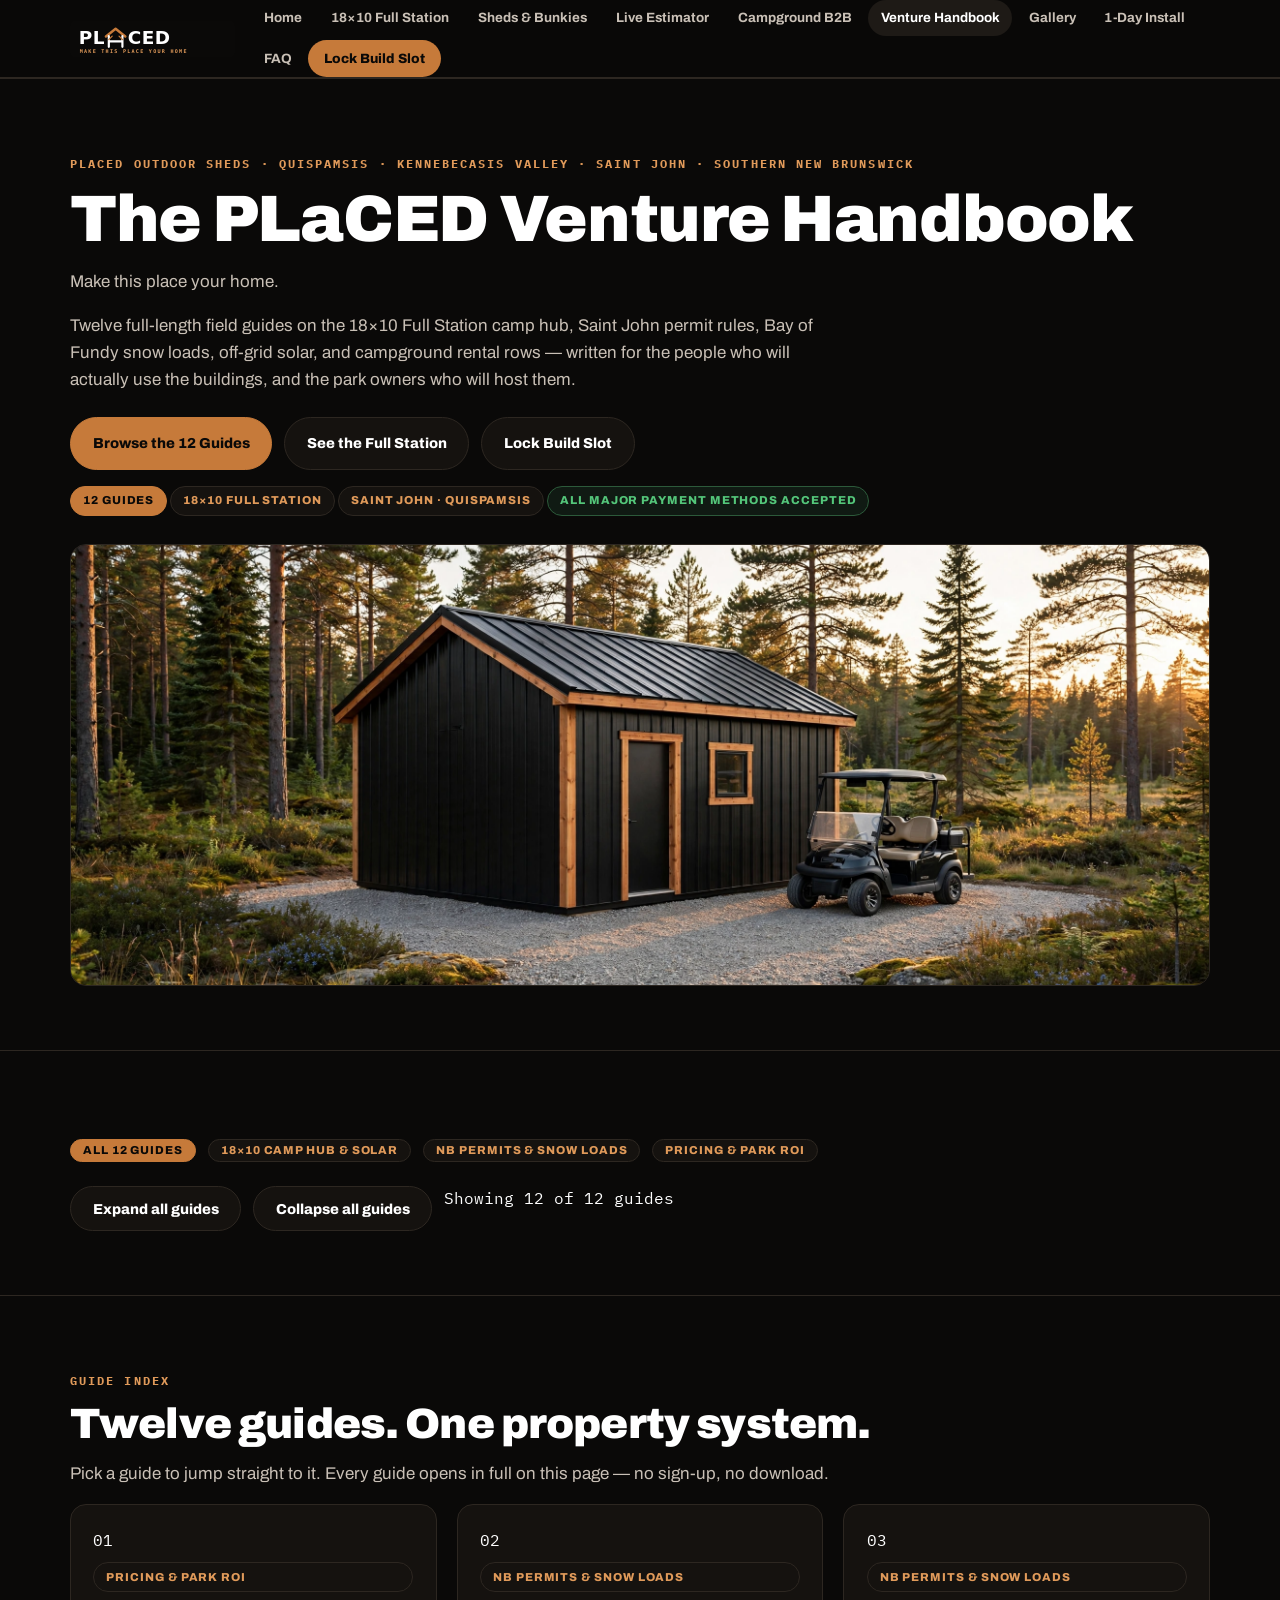
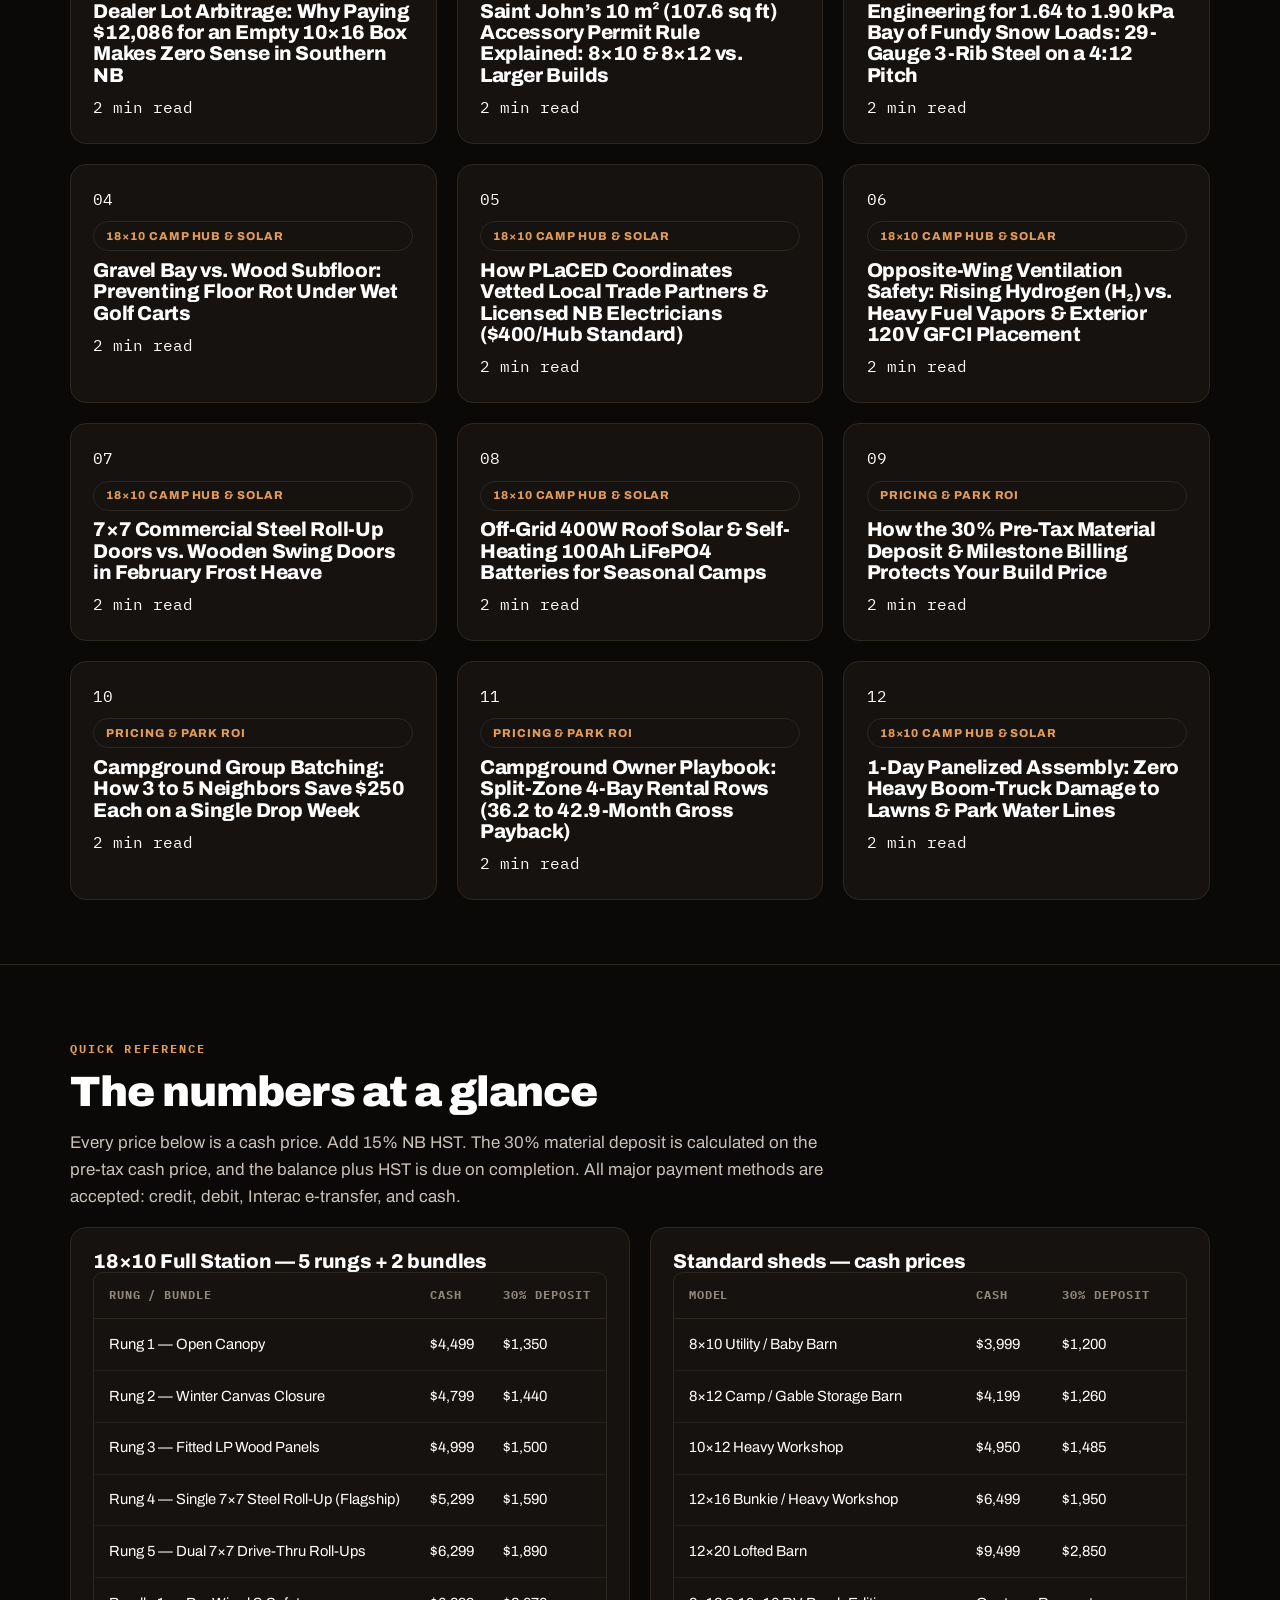
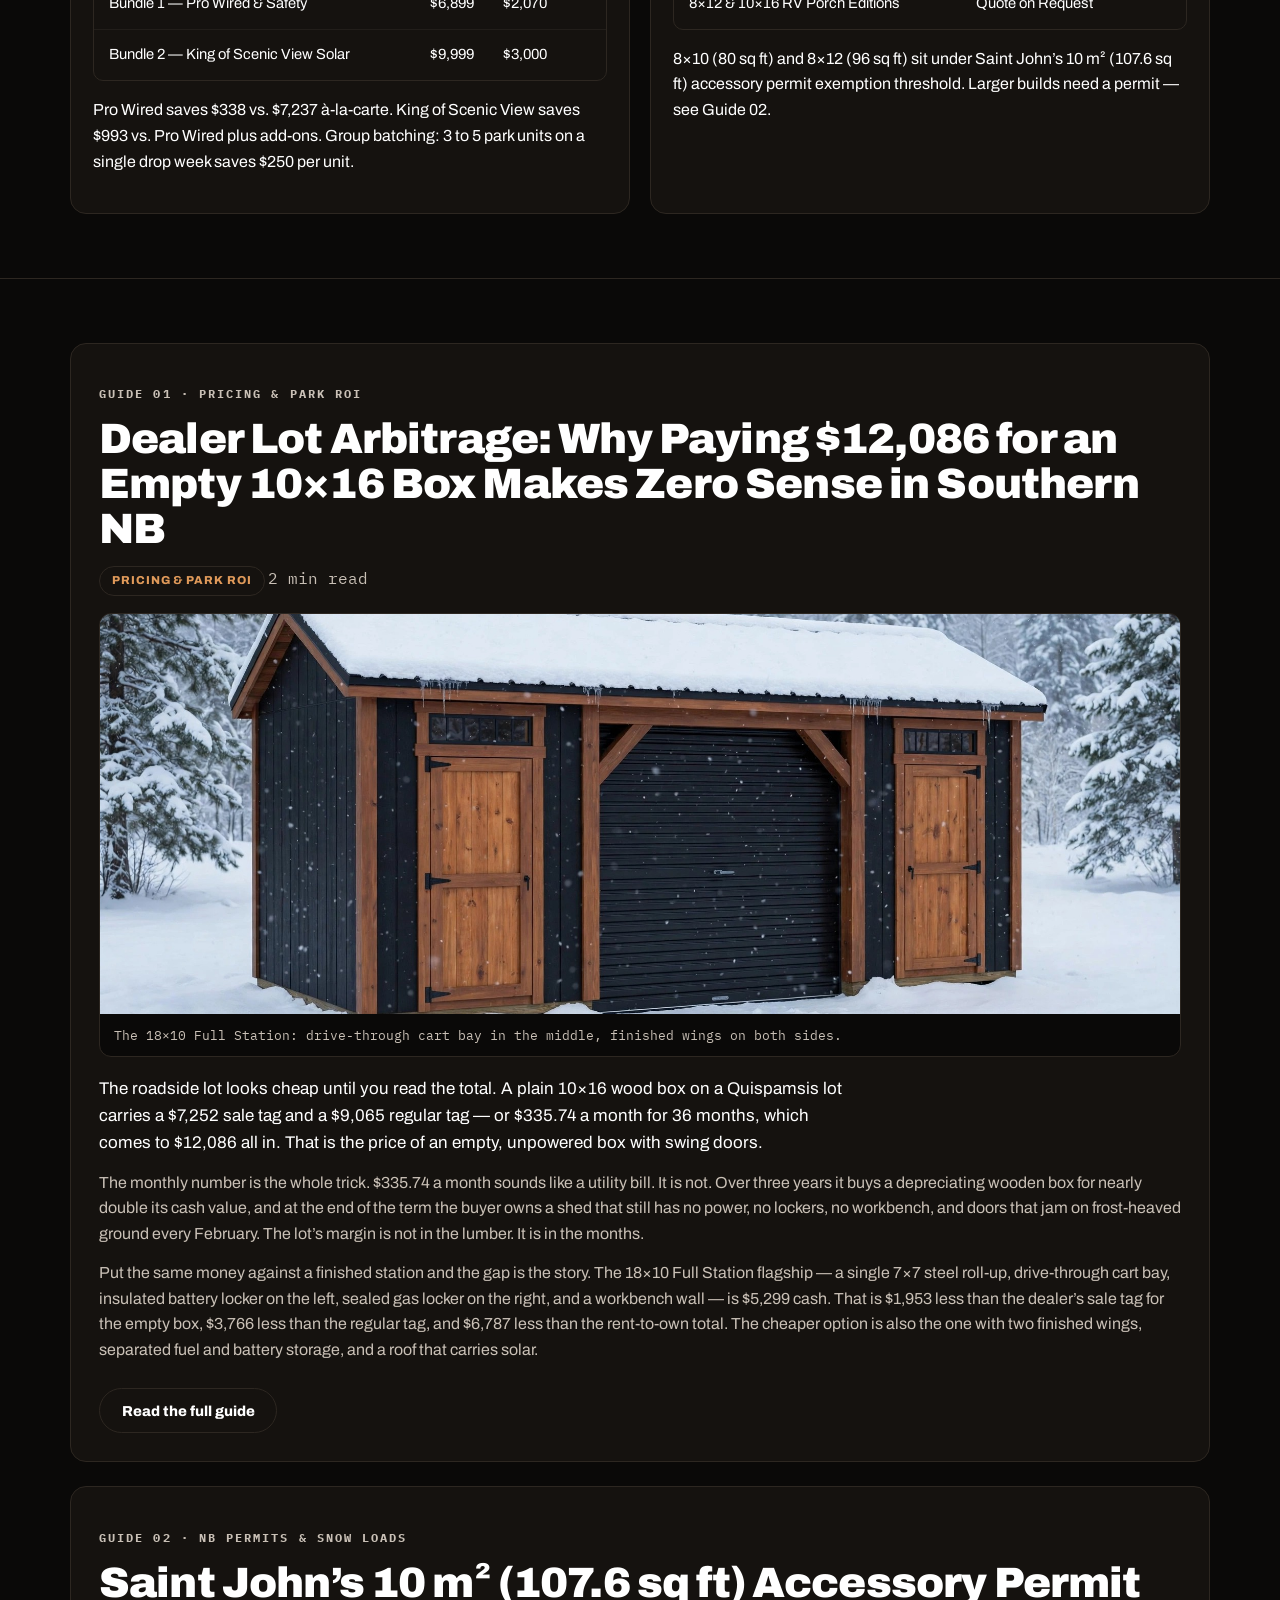
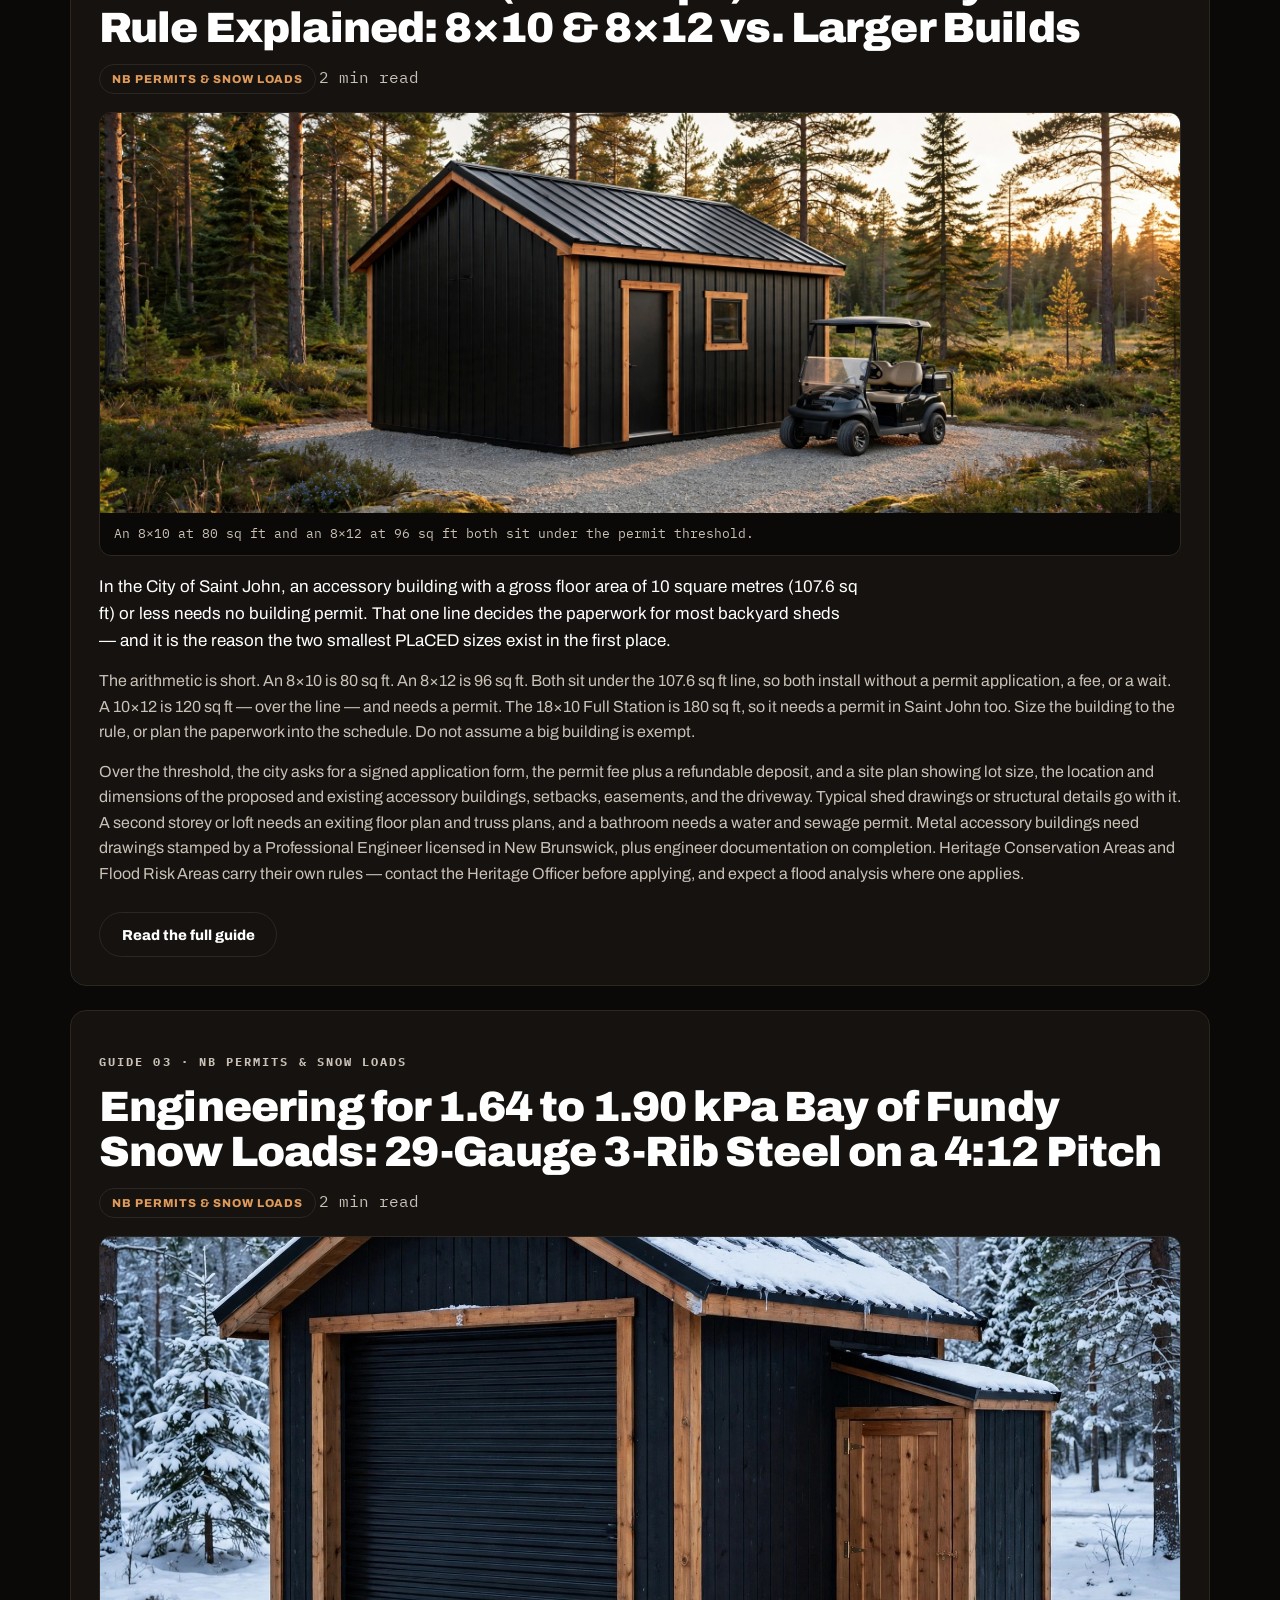
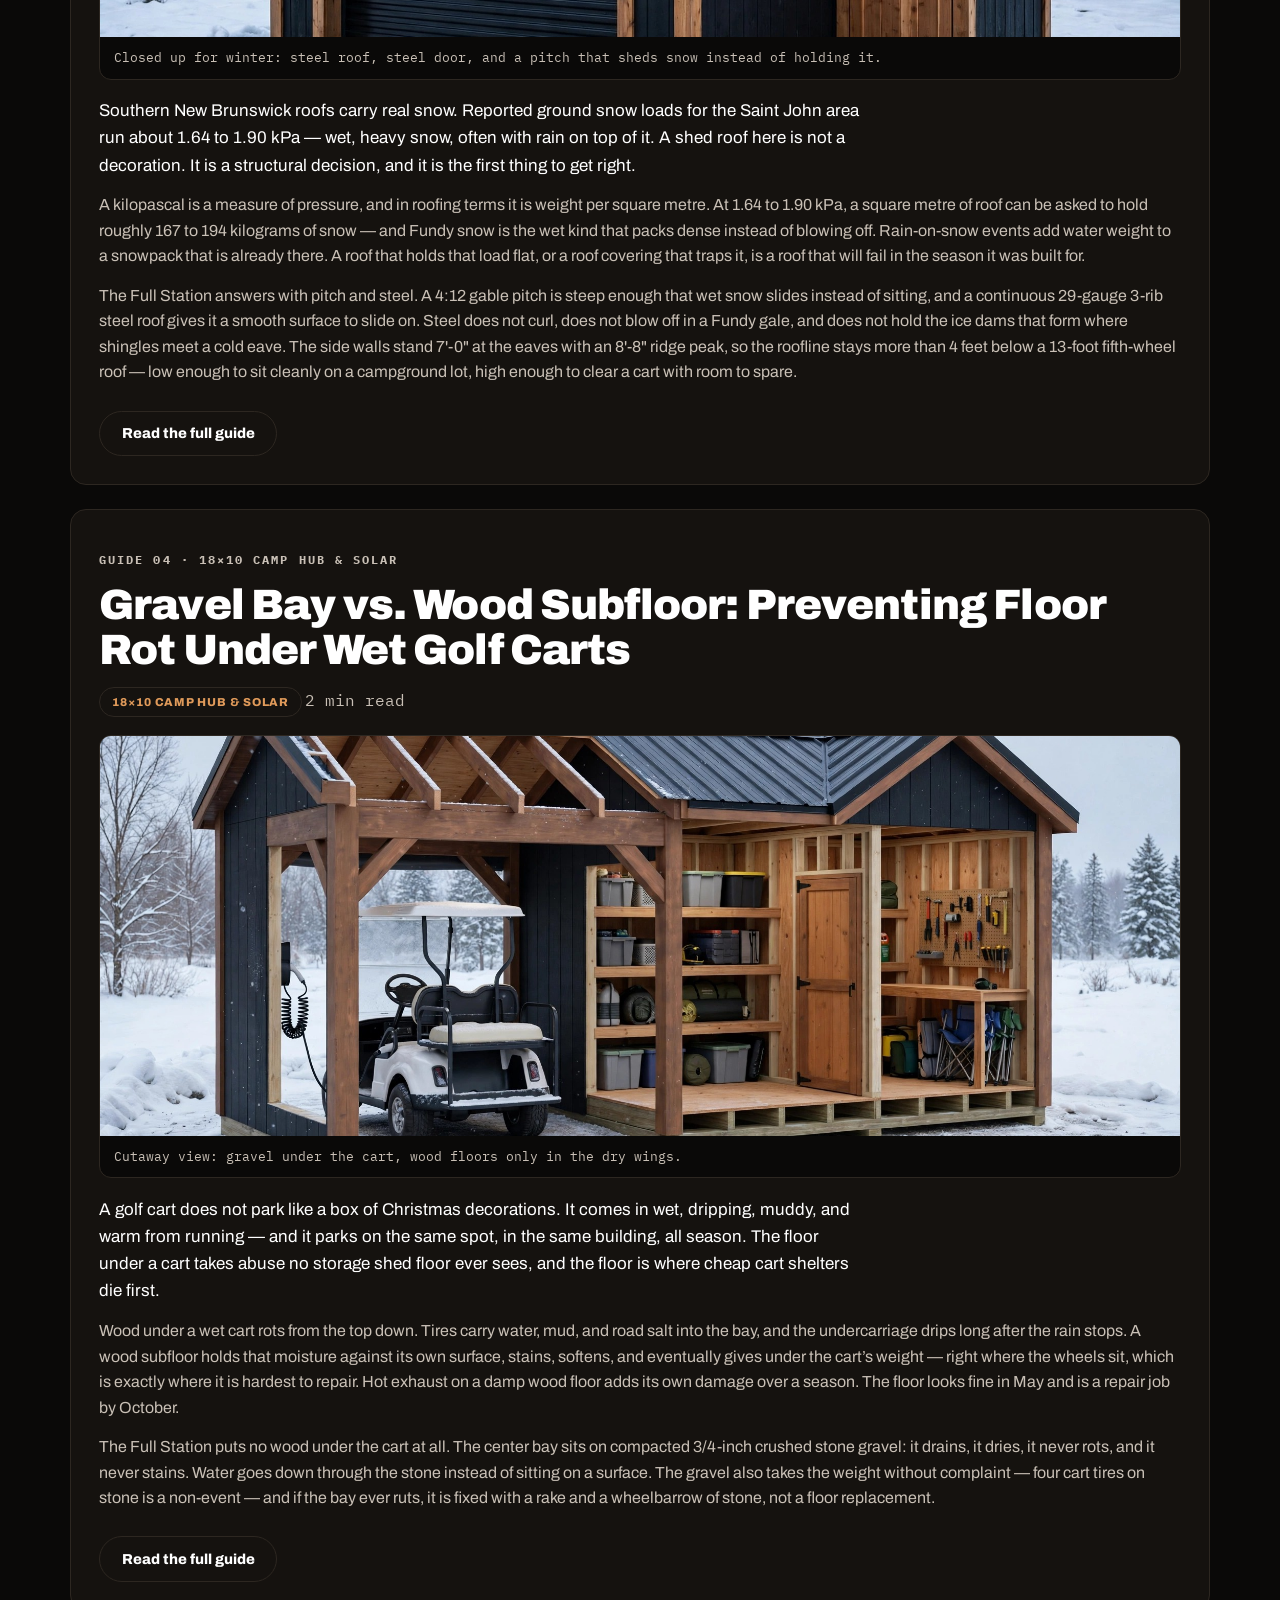
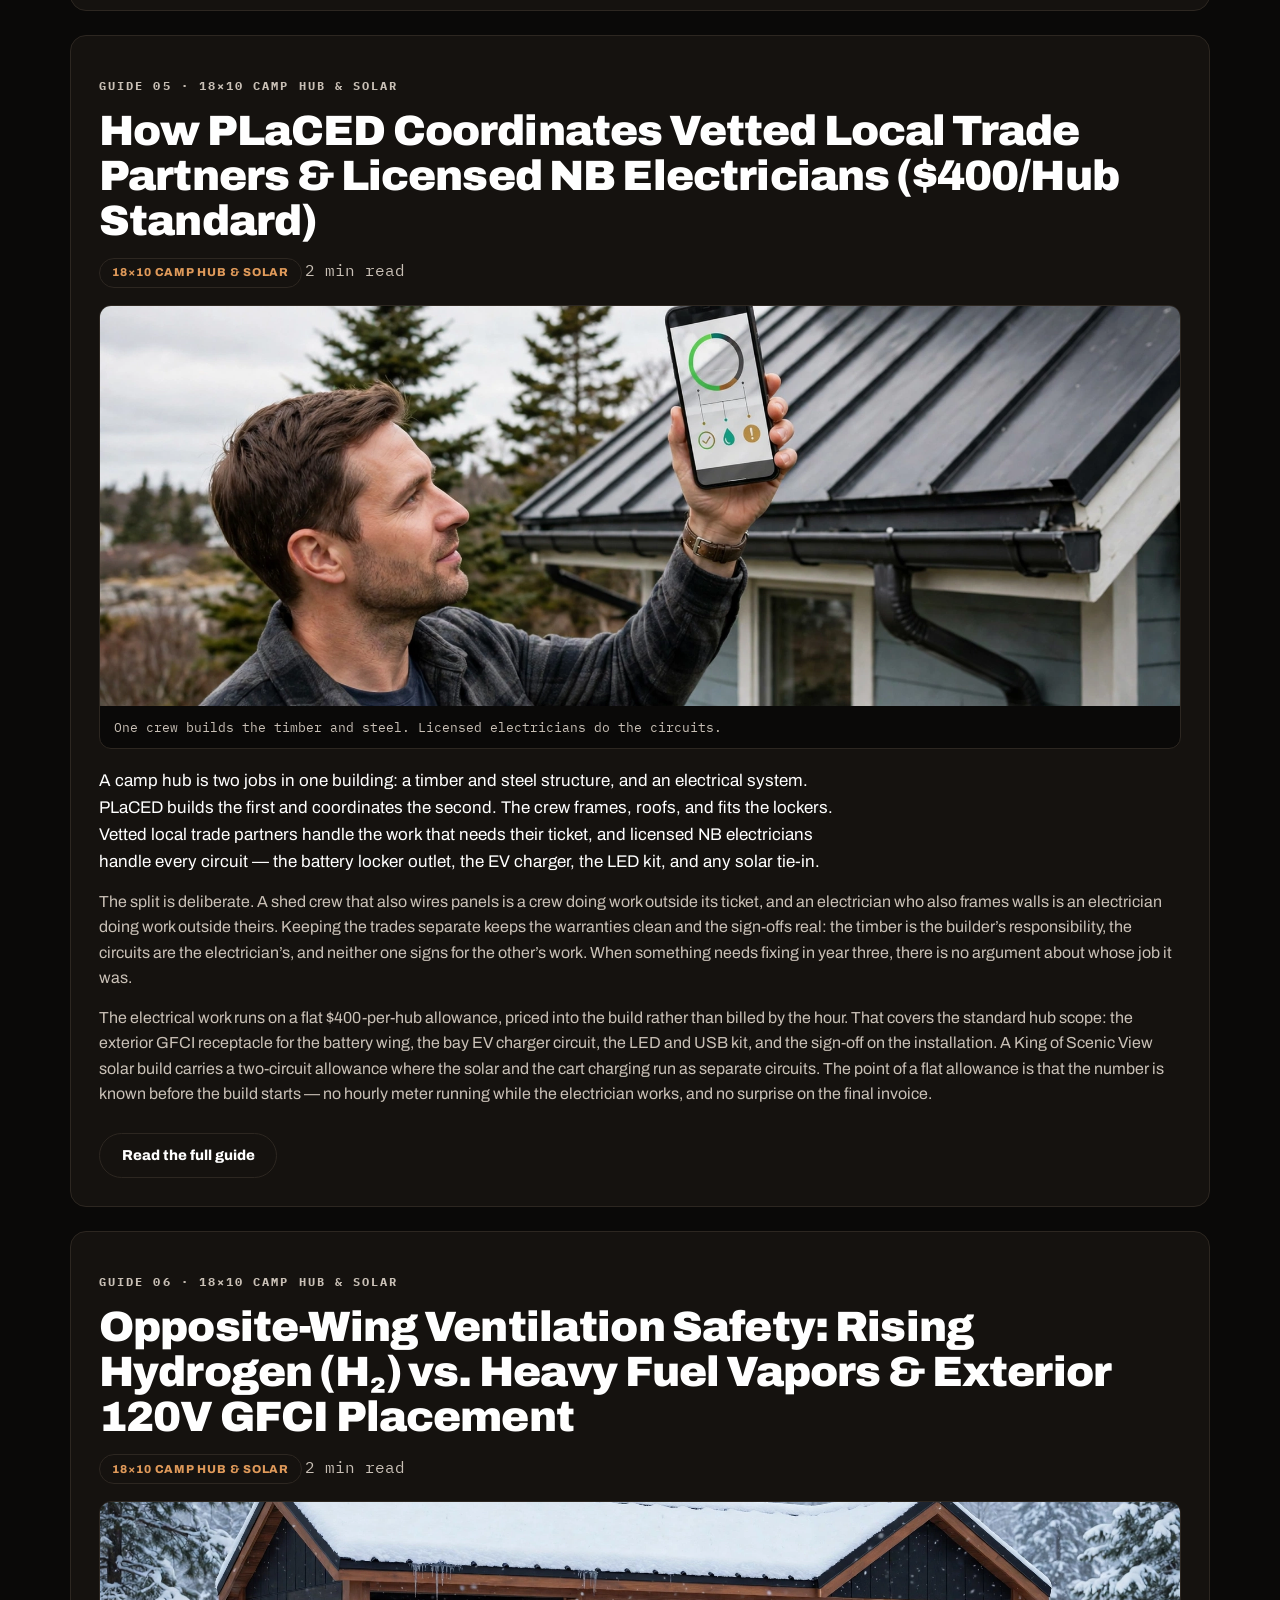
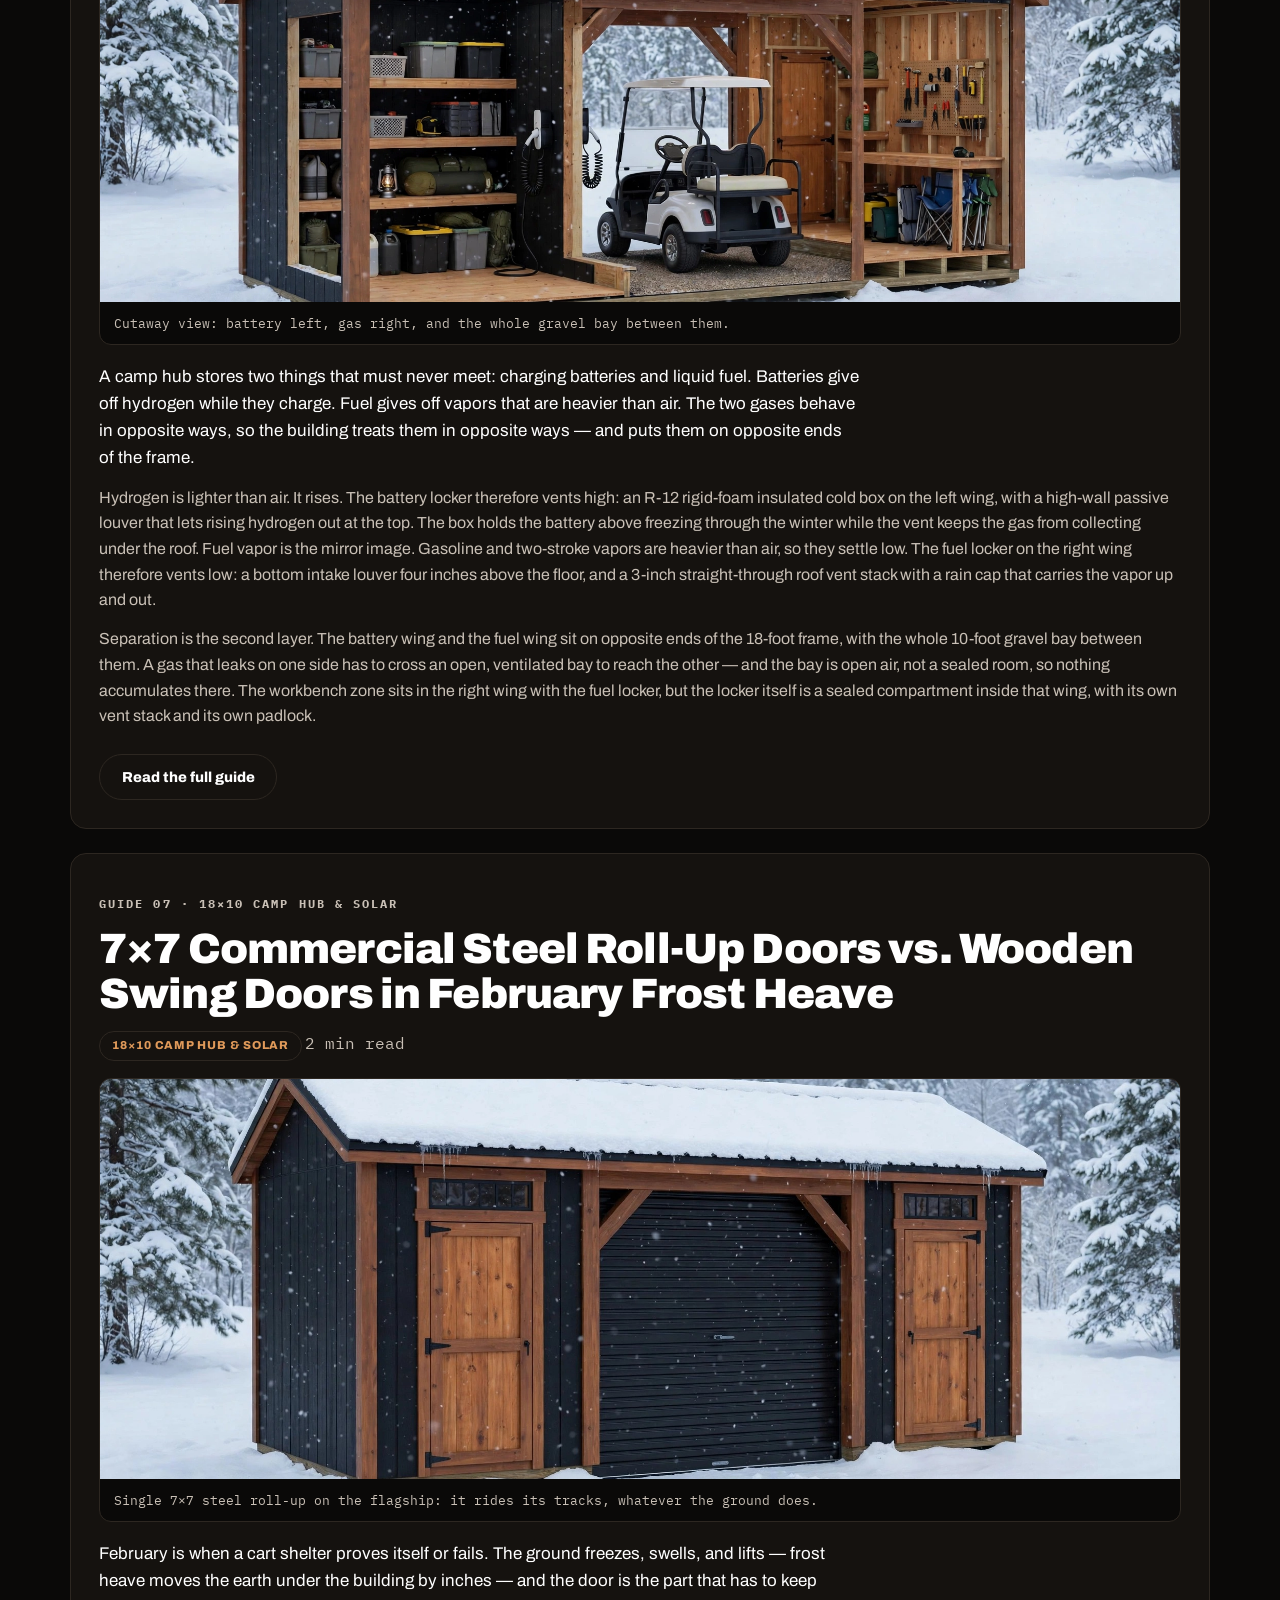
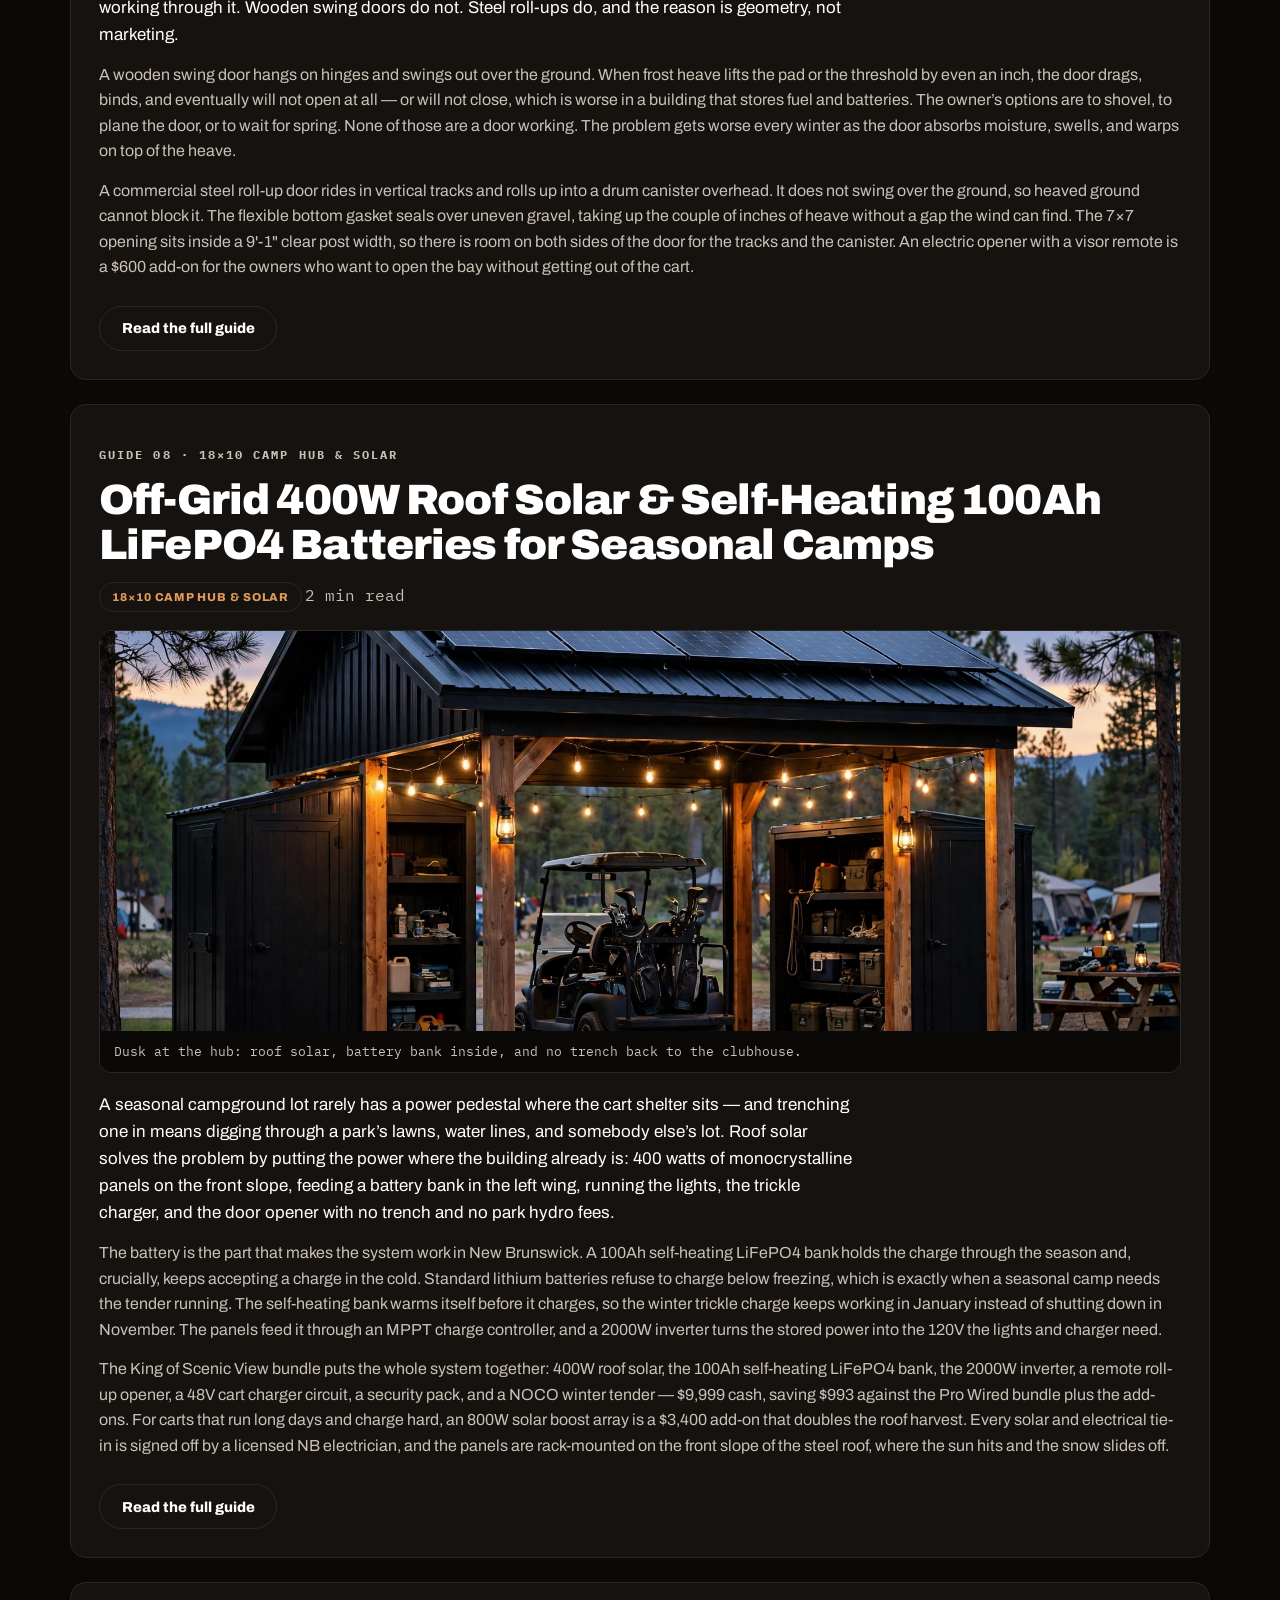
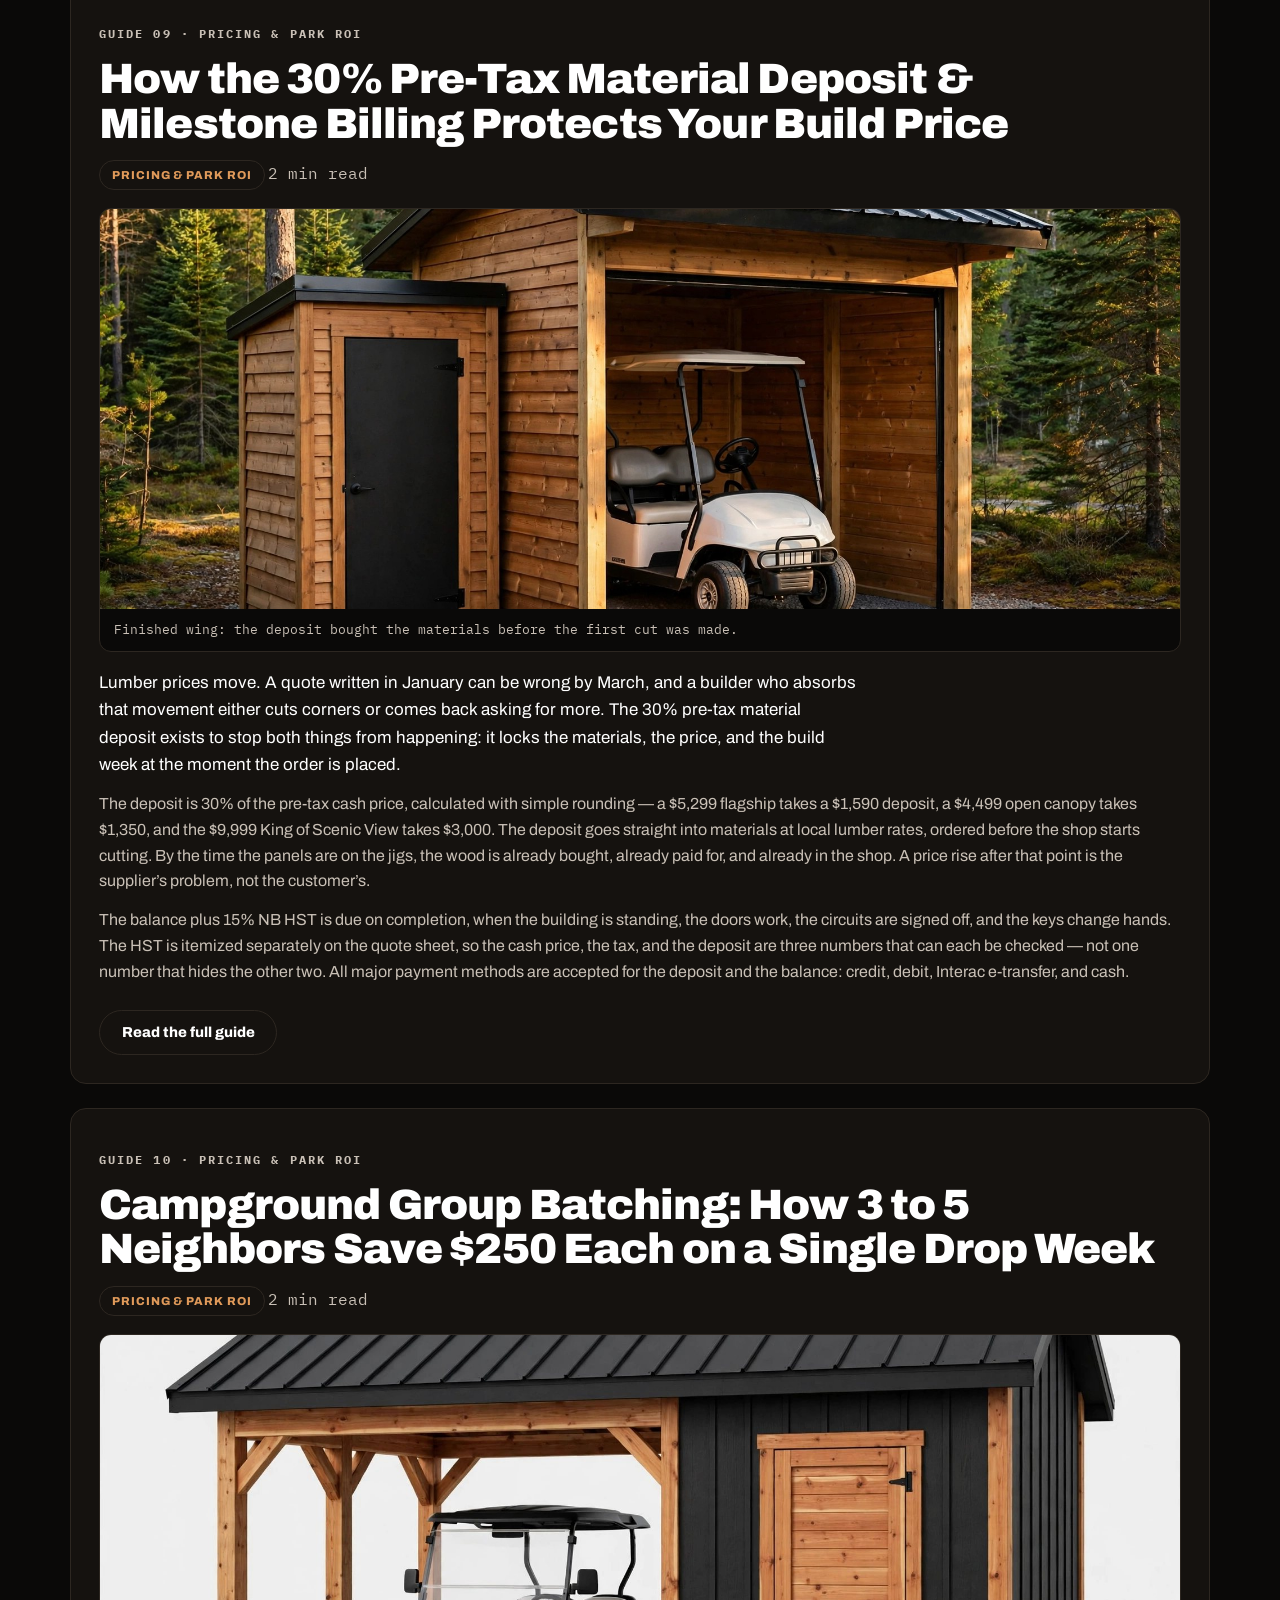
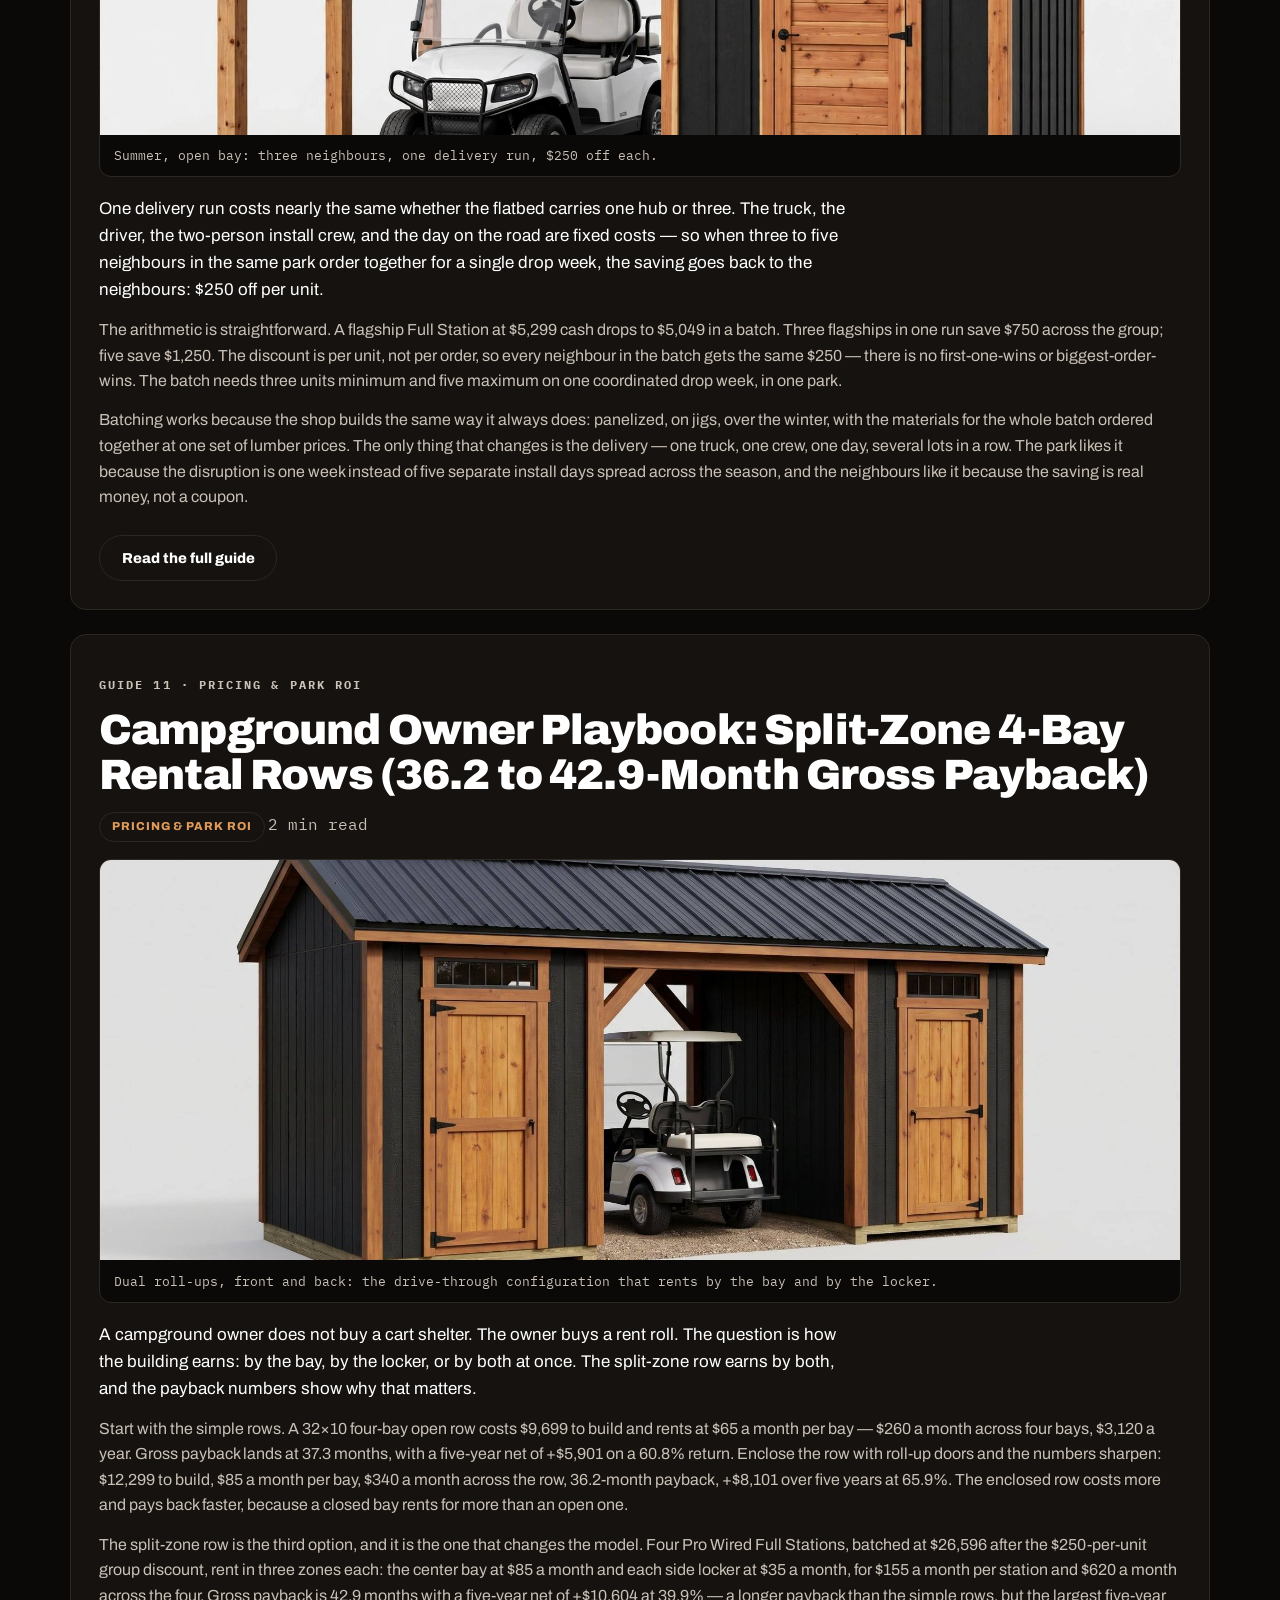
<file: handbook.html>
<!DOCTYPE html>
<html lang="en">
<head>
<meta charset="UTF-8">
<meta name="viewport" content="width=device-width, initial-scale=1">
<title>The PLaCED Venture Handbook — 12 Full-Length Field Guides | PLaCED Outdoor Sheds</title>
<meta name="description" content="Twelve field guides from PLaCED Outdoor Sheds: the 18x10 Full Station camp hub, Saint John permit rules, Bay of Fundy snow loads, off-grid solar, and campground rental rows. Quispamsis, Kennebecasis Valley, Saint John and Southern New Brunswick.">
  <link rel="icon" type="image/svg+xml" href="assets/logos/favicon.svg">
  <meta property="og:type" content="website">
  <meta property="og:site_name" content="PLaCED Outdoor Sheds">
  <meta property="og:title" content="The PLaCED Venture Handbook — 12 Full-Length Field Guides | PLaCED Outdoor Sheds">
  <meta property="og:description" content="Twelve field guides from PLaCED Outdoor Sheds: the 18x10 Full Station camp hub, Saint John permit rules, Bay of Fundy snow loads, off-grid solar, and campground rental rows. Quispamsis, Kennebecasis Valley, Saint John and Southern New Brunswick.">
  <meta property="og:image" content="https://placedsheds.vercel.app/assets/img/full-station-studio.jpg">
  <meta name="twitter:card" content="summary_large_image">
  <link rel="stylesheet" href="assets/styles.css">
<style>
[hidden]{display:none!important}
.hero-figure{margin:1.75rem 0 0;border-radius:16px;overflow:hidden;border:1px solid var(--line)}
.hero-figure img{width:100%;max-height:440px;object-fit:cover}
.toc-card{display:flex;flex-direction:column;gap:0.55rem;transition:border-color .15s,transform .15s}
.toc-card:hover{border-color:var(--cedar);transform:translateY(-2px)}
.guide-article{background:var(--surface);border:1px solid var(--line);border-radius:16px;padding:1.75rem;margin-bottom:1.5rem;scroll-margin-top:88px}
.guide-article h2{margin:0.45rem 0 0.75rem}
.guide-article figure{margin:1.1rem 0;border-radius:12px;overflow:hidden;border:1px solid var(--line);background:var(--bg)}
.guide-article figure img{width:100%;max-height:400px;object-fit:cover}
.guide-article figcaption{padding:0.65rem 0.9rem;font-size:0.82rem;color:var(--muted);font-family:'IBM Plex Mono',monospace}
.guide-article p{color:var(--muted);margin:0.85rem 0}
.guide-article p.lead{color:var(--text)}
.guide-article ul{color:var(--muted);padding-left:1.25rem;display:grid;gap:0.45rem;margin:0.75rem 0}
.guide-article h3{margin-top:1.25rem}
.guide-article .table-wrap{margin:1.1rem 0}
.guide-article .article-toggle{margin-top:0.75rem}
.filter-btn{cursor:pointer}
</style>
</head>
<body>
  <header class="site-header">
    <div class="wrap nav-inner">
      <a href="index.html" class="brand-mark" aria-label="PLaCED Outdoor Home">
        <img src="assets/logos/placed-shed-a-white.svg" alt="PLaCED Outdoor — Make this place your home" style="height:44px;width:auto;">
      </a>
      <button class="mobile-toggle" type="button" onclick="toggleMobileNav()">Menu ☰</button>
      <nav id="main-nav" class="nav-links" aria-label="Primary Navigation">
        <a href="index.html">Home</a>
        <a href="full-station.html">18×10 Full Station</a>
        <a href="sheds.html">Sheds & Bunkies</a>
        <a href="estimator.html">Live Estimator</a>
        <a href="partner-program.html">Campground B2B</a>
        <a href="handbook.html" class="active">Venture Handbook</a>
        <a href="gallery.html">Gallery</a>
        <a href="process.html">1-Day Install</a>
        <a href="faq.html">FAQ</a>
        <a href="contact.html" class="nav-cta">Lock Build Slot</a>
      </nav>
    </div>
  </header>

<main>
  <!-- HERO -->
  <section class="section hero">
    <div class="wrap">
      <p class="kicker">PLaCED Outdoor Sheds &middot; Quispamsis &middot; Kennebecasis Valley &middot; Saint John &middot; Southern New Brunswick</p>
      <h1 class="h1">The PLaCED Venture Handbook</h1>
      <p class="lead">Make this place your home.</p>
      <p class="lead">Twelve full-length field guides on the 18&times;10 Full Station camp hub, Saint John permit rules, Bay of Fundy snow loads, off-grid solar, and campground rental rows &mdash; written for the people who will actually use the buildings, and the park owners who will host them.</p>
      <div class="btn-row">
        <a href="#guide-index" class="btn btn-primary">Browse the 12 Guides</a>
        <a href="full-station.html" class="btn">See the Full Station</a>
        <a href="contact.html" class="btn">Lock Build Slot</a>
      </div>
      <p>
        <span class="pill pill-cedar">12 guides</span>
        <span class="pill">18&times;10 Full Station</span>
        <span class="pill">Saint John &middot; Quispamsis</span>
        <span class="pill pill-green">All major payment methods accepted</span>
      </p>
      <figure class="hero-figure">
        <img src="assets/img/handbook-hero.webp" alt="PLaCED engineered outbuilding in a Southern New Brunswick campground setting" loading="eager">
      </figure>
    </div>
  </section>

  <!-- READER BAR: FILTER + EXPAND -->
  <section class="section reader-bar">
    <div class="wrap">
      <div class="btn-row filter-row" role="group" aria-label="Filter guides by topic">
        <button type="button" class="pill pill-cedar filter-btn is-active" data-filter="all">All 12 Guides</button>
        <button type="button" class="pill filter-btn" data-filter="camp-hub">18&times;10 Camp Hub &amp; Solar</button>
        <button type="button" class="pill filter-btn" data-filter="permits">NB Permits &amp; Snow Loads</button>
        <button type="button" class="pill filter-btn" data-filter="pricing">Pricing &amp; Park ROI</button>
      </div>
      <div class="btn-row">
        <button type="button" class="btn" id="expand-all">Expand all guides</button>
        <button type="button" class="btn" id="collapse-all">Collapse all guides</button>
        <span class="mono" id="guide-count">Showing 12 of 12 guides</span>
      </div>
    </div>
  </section>

  <!-- TABLE OF CONTENTS -->
  <section class="section" id="guide-index">
    <div class="wrap">
      <p class="kicker">Guide Index</p>
      <h2 class="h2">Twelve guides. One property system.</h2>
      <p class="lead">Pick a guide to jump straight to it. Every guide opens in full on this page &mdash; no sign-up, no download.</p>
      <div class="grid-3" id="toc-grid">
        <a href="#post-01" class="card toc-card" data-category="pricing">
          <span class="mono">01</span>
          <span class="pill">Pricing &amp; Park ROI</span>
          <h3 class="h3">Dealer Lot Arbitrage: Why Paying $12,086 for an Empty 10&times;16 Box Makes Zero Sense in Southern NB</h3>
          <span class="mono reading-time" data-reading-for="post-01"></span>
        </a>
        <a href="#post-02" class="card toc-card" data-category="permits">
          <span class="mono">02</span>
          <span class="pill">NB Permits &amp; Snow Loads</span>
          <h3 class="h3">Saint John&rsquo;s 10 m&sup2; (107.6 sq ft) Accessory Permit Rule Explained: 8&times;10 &amp; 8&times;12 vs. Larger Builds</h3>
          <span class="mono reading-time" data-reading-for="post-02"></span>
        </a>
        <a href="#post-03" class="card toc-card" data-category="permits">
          <span class="mono">03</span>
          <span class="pill">NB Permits &amp; Snow Loads</span>
          <h3 class="h3">Engineering for 1.64 to 1.90 kPa Bay of Fundy Snow Loads: 29-Gauge 3-Rib Steel on a 4:12 Pitch</h3>
          <span class="mono reading-time" data-reading-for="post-03"></span>
        </a>
        <a href="#post-04" class="card toc-card" data-category="camp-hub">
          <span class="mono">04</span>
          <span class="pill">18&times;10 Camp Hub &amp; Solar</span>
          <h3 class="h3">Gravel Bay vs. Wood Subfloor: Preventing Floor Rot Under Wet Golf Carts</h3>
          <span class="mono reading-time" data-reading-for="post-04"></span>
        </a>
        <a href="#post-05" class="card toc-card" data-category="camp-hub">
          <span class="mono">05</span>
          <span class="pill">18&times;10 Camp Hub &amp; Solar</span>
          <h3 class="h3">How PLaCED Coordinates Vetted Local Trade Partners &amp; Licensed NB Electricians ($400/Hub Standard)</h3>
          <span class="mono reading-time" data-reading-for="post-05"></span>
        </a>
        <a href="#post-06" class="card toc-card" data-category="camp-hub">
          <span class="mono">06</span>
          <span class="pill">18&times;10 Camp Hub &amp; Solar</span>
          <h3 class="h3">Opposite-Wing Ventilation Safety: Rising Hydrogen (H&#8322;) vs. Heavy Fuel Vapors &amp; Exterior 120V GFCI Placement</h3>
          <span class="mono reading-time" data-reading-for="post-06"></span>
        </a>
        <a href="#post-07" class="card toc-card" data-category="camp-hub">
          <span class="mono">07</span>
          <span class="pill">18&times;10 Camp Hub &amp; Solar</span>
          <h3 class="h3">7&times;7 Commercial Steel Roll-Up Doors vs. Wooden Swing Doors in February Frost Heave</h3>
          <span class="mono reading-time" data-reading-for="post-07"></span>
        </a>
        <a href="#post-08" class="card toc-card" data-category="camp-hub">
          <span class="mono">08</span>
          <span class="pill">18&times;10 Camp Hub &amp; Solar</span>
          <h3 class="h3">Off-Grid 400W Roof Solar &amp; Self-Heating 100Ah LiFePO4 Batteries for Seasonal Camps</h3>
          <span class="mono reading-time" data-reading-for="post-08"></span>
        </a>
        <a href="#post-09" class="card toc-card" data-category="pricing">
          <span class="mono">09</span>
          <span class="pill">Pricing &amp; Park ROI</span>
          <h3 class="h3">How the 30% Pre-Tax Material Deposit &amp; Milestone Billing Protects Your Build Price</h3>
          <span class="mono reading-time" data-reading-for="post-09"></span>
        </a>
        <a href="#post-10" class="card toc-card" data-category="pricing">
          <span class="mono">10</span>
          <span class="pill">Pricing &amp; Park ROI</span>
          <h3 class="h3">Campground Group Batching: How 3 to 5 Neighbors Save $250 Each on a Single Drop Week</h3>
          <span class="mono reading-time" data-reading-for="post-10"></span>
        </a>
        <a href="#post-11" class="card toc-card" data-category="pricing">
          <span class="mono">11</span>
          <span class="pill">Pricing &amp; Park ROI</span>
          <h3 class="h3">Campground Owner Playbook: Split-Zone 4-Bay Rental Rows (36.2 to 42.9-Month Gross Payback)</h3>
          <span class="mono reading-time" data-reading-for="post-11"></span>
        </a>
        <a href="#post-12" class="card toc-card" data-category="camp-hub">
          <span class="mono">12</span>
          <span class="pill">18&times;10 Camp Hub &amp; Solar</span>
          <h3 class="h3">1-Day Panelized Assembly: Zero Heavy Boom-Truck Damage to Lawns &amp; Park Water Lines</h3>
          <span class="mono reading-time" data-reading-for="post-12"></span>
        </a>
      </div>
    </div>
  </section>

  <!-- QUICK REFERENCE -->
  <section class="section" id="quick-reference">
    <div class="wrap">
      <p class="kicker">Quick Reference</p>
      <h2 class="h2">The numbers at a glance</h2>
      <p class="lead">Every price below is a cash price. Add 15% NB HST. The 30% material deposit is calculated on the pre-tax cash price, and the balance plus HST is due on completion. All major payment methods are accepted: credit, debit, Interac e-transfer, and cash.</p>
      <div class="grid-2">
        <div class="card">
          <h3 class="h3">18&times;10 Full Station &mdash; 5 rungs + 2 bundles</h3>
          <div class="table-wrap">
            <table>
              <thead><tr><th>Rung / Bundle</th><th>Cash</th><th>30% Deposit</th></tr></thead>
              <tbody>
                <tr><td>Rung 1 &mdash; Open Canopy</td><td>$4,499</td><td>$1,350</td></tr>
                <tr><td>Rung 2 &mdash; Winter Canvas Closure</td><td>$4,799</td><td>$1,440</td></tr>
                <tr><td>Rung 3 &mdash; Fitted LP Wood Panels</td><td>$4,999</td><td>$1,500</td></tr>
                <tr><td>Rung 4 &mdash; Single 7&times;7 Steel Roll-Up (Flagship)</td><td>$5,299</td><td>$1,590</td></tr>
                <tr><td>Rung 5 &mdash; Dual 7&times;7 Drive-Thru Roll-Ups</td><td>$6,299</td><td>$1,890</td></tr>
                <tr><td>Bundle 1 &mdash; Pro Wired &amp; Safety</td><td>$6,899</td><td>$2,070</td></tr>
                <tr><td>Bundle 2 &mdash; King of Scenic View Solar</td><td>$9,999</td><td>$3,000</td></tr>
              </tbody>
            </table>
          </div>
          <p>Pro Wired saves $338 vs. $7,237 &agrave;-la-carte. King of Scenic View saves $993 vs. Pro Wired plus add-ons. Group batching: 3 to 5 park units on a single drop week saves $250 per unit.</p>
        </div>
        <div class="card">
          <h3 class="h3">Standard sheds &mdash; cash prices</h3>
          <div class="table-wrap">
            <table>
              <thead><tr><th>Model</th><th>Cash</th><th>30% Deposit</th></tr></thead>
              <tbody>
                <tr><td>8&times;10 Utility / Baby Barn</td><td>$3,999</td><td>$1,200</td></tr>
                <tr><td>8&times;12 Camp / Gable Storage Barn</td><td>$4,199</td><td>$1,260</td></tr>
                <tr><td>10&times;12 Heavy Workshop</td><td>$4,950</td><td>$1,485</td></tr>
                <tr><td>12&times;16 Bunkie / Heavy Workshop</td><td>$6,499</td><td>$1,950</td></tr>
                <tr><td>12&times;20 Lofted Barn</td><td>$9,499</td><td>$2,850</td></tr>
                <tr><td>8&times;12 &amp; 10&times;16 RV Porch Editions</td><td colspan="2">Quote on Request</td></tr>
              </tbody>
            </table>
          </div>
          <p>8&times;10 (80 sq ft) and 8&times;12 (96 sq ft) sit under Saint John&rsquo;s 10 m&sup2; (107.6 sq ft) accessory permit exemption threshold. Larger builds need a permit &mdash; see Guide 02.</p>
        </div>
      </div>
    </div>
  </section>

  <!-- ======================= GUIDES ======================= -->
  <section class="section" id="guides">
    <div class="wrap">

      <!-- POST 01 -->
      <article class="guide-article" id="post-01" data-category="pricing">
        <p class="kicker">Guide 01 &middot; Pricing &amp; Park ROI</p>
        <h2 class="h2">Dealer Lot Arbitrage: Why Paying $12,086 for an Empty 10&times;16 Box Makes Zero Sense in Southern NB</h2>
        <p><span class="pill">Pricing &amp; Park ROI</span> <span class="mono reading-time" data-reading-for="post-01"></span></p>
        <figure>
          <img src="assets/img/full-station-studio.jpg" alt="PLaCED 18 by 10 Full Station camp hub with cart bay in the middle and storage wings on both sides" loading="lazy">
          <figcaption>The 18&times;10 Full Station: drive-through cart bay in the middle, finished wings on both sides.</figcaption>
        </figure>
        <p class="lead">The roadside lot looks cheap until you read the total. A plain 10&times;16 wood box on a Quispamsis lot carries a $7,252 sale tag and a $9,065 regular tag &mdash; or $335.74 a month for 36 months, which comes to $12,086 all in. That is the price of an empty, unpowered box with swing doors.</p>
        <p>The monthly number is the whole trick. $335.74 a month sounds like a utility bill. It is not. Over three years it buys a depreciating wooden box for nearly double its cash value, and at the end of the term the buyer owns a shed that still has no power, no lockers, no workbench, and doors that jam on frost-heaved ground every February. The lot&rsquo;s margin is not in the lumber. It is in the months.</p>
        <p>Put the same money against a finished station and the gap is the story. The 18&times;10 Full Station flagship &mdash; a single 7&times;7 steel roll-up, drive-through cart bay, insulated battery locker on the left, sealed gas locker on the right, and a workbench wall &mdash; is $5,299 cash. That is $1,953 less than the dealer&rsquo;s sale tag for the empty box, $3,766 less than the regular tag, and $6,787 less than the rent-to-own total. The cheaper option is also the one with two finished wings, separated fuel and battery storage, and a roof that carries solar.</p>
        <div class="article-more" hidden>
          <div class="table-wrap">
            <table>
              <thead><tr><th></th><th>Dealer lot 10&times;16 box</th><th>PLaCED 18&times;10 Full Station</th></tr></thead>
              <tbody>
                <tr><td><strong>Cash price</strong></td><td>$7,252 sale / $9,065 regular</td><td>$5,299 flagship</td></tr>
                <tr><td><strong>36-month total</strong></td><td>$12,086 ($335.74/mo)</td><td>$5,299 + 15% NB HST</td></tr>
                <tr><td><strong>Cart bay</strong></td><td>Wood floor, swing doors</td><td>Gravel bay, steel roll-up, drive-through</td></tr>
                <tr><td><strong>Storage wings</strong></td><td>None</td><td>Battery locker left, gas locker right</td></tr>
                <tr><td><strong>Power</strong></td><td>None</td><td>Off-grid solar option, EV charger ready</td></tr>
                <tr><td><strong>Workbench</strong></td><td>None</td><td>Bench, pegboard, shelving as one package</td></tr>
              </tbody>
            </table>
          </div>
          <h3 class="h3">What to ask any dealer before you sign</h3>
          <ul>
            <li>What is the total paid over the full term &mdash; not the monthly number?</li>
            <li>Is the floor wood or gravel under the cart, and what happens when it stays wet?</li>
            <li>Are the doors steel roll-up or wooden swing, and do they clear frost heave?</li>
            <li>Is delivery included, and how far? Is the pad included or extra?</li>
            <li>Does the building need a permit at your lot, and who handles it?</li>
          </ul>
          <p>None of this is an argument against buying a shed on a lot. It is an argument against buying one without reading the total. A lot box has its place: a homeowner who needs storage this week and cannot wait for a build slot will take the lot box every time. But a seasonal camper ordering before the season opens has time &mdash; and with time, the finished station wins on price, on storage, and on what the building actually does.</p>
          <p>Arbitrage is just a fancy word for buying the same square footage where it costs less. In Southern NB right now, the gap between a dealer&rsquo;s monthly number and a finished station&rsquo;s cash price is the whole business &mdash; thousands of dollars, sitting in plain sight on the lot&rsquo;s own tag.</p>
        </div>
        <button type="button" class="btn article-toggle" data-target="post-01" aria-expanded="false">Read the full guide</button>
      </article>

      <!-- POST 02 -->
      <article class="guide-article" id="post-02" data-category="permits">
        <p class="kicker">Guide 02 &middot; NB Permits &amp; Snow Loads</p>
        <h2 class="h2">Saint John&rsquo;s 10 m&sup2; (107.6 sq ft) Accessory Permit Rule Explained: 8&times;10 &amp; 8&times;12 vs. Larger Builds</h2>
        <p><span class="pill">NB Permits &amp; Snow Loads</span> <span class="mono reading-time" data-reading-for="post-02"></span></p>
        <figure>
          <img src="assets/img/handbook-hero.webp" alt="PLaCED engineered outbuilding on a gravel pad in a Southern New Brunswick yard" loading="lazy">
          <figcaption>An 8&times;10 at 80 sq ft and an 8&times;12 at 96 sq ft both sit under the permit threshold.</figcaption>
        </figure>
        <p class="lead">In the City of Saint John, an accessory building with a gross floor area of 10 square metres (107.6 sq ft) or less needs no building permit. That one line decides the paperwork for most backyard sheds &mdash; and it is the reason the two smallest PLaCED sizes exist in the first place.</p>
        <p>The arithmetic is short. An 8&times;10 is 80 sq ft. An 8&times;12 is 96 sq ft. Both sit under the 107.6 sq ft line, so both install without a permit application, a fee, or a wait. A 10&times;12 is 120 sq ft &mdash; over the line &mdash; and needs a permit. The 18&times;10 Full Station is 180 sq ft, so it needs a permit in Saint John too. Size the building to the rule, or plan the paperwork into the schedule. Do not assume a big building is exempt.</p>
        <p>Over the threshold, the city asks for a signed application form, the permit fee plus a refundable deposit, and a site plan showing lot size, the location and dimensions of the proposed and existing accessory buildings, setbacks, easements, and the driveway. Typical shed drawings or structural details go with it. A second storey or loft needs an exiting floor plan and truss plans, and a bathroom needs a water and sewage permit. Metal accessory buildings need drawings stamped by a Professional Engineer licensed in New Brunswick, plus engineer documentation on completion. Heritage Conservation Areas and Flood Risk Areas carry their own rules &mdash; contact the Heritage Officer before applying, and expect a flood analysis where one applies.</p>
        <div class="article-more" hidden>
          <p>Quispamsis runs its own process. Applications go through the town&rsquo;s online portal, and accessory buildings there must not exceed 6 m in height above mean grade. A detached garage must sit behind the front line of the dwelling and at least 3 m from the dwelling. The town&rsquo;s application asks for the address, PID, property description, contractor and applicant contact, an owner consent letter, property measurements, easement approvals, septic approval where the lot is not on municipal sewer, and a site plan. The rules are different from Saint John&rsquo;s, so a build that is permit-exempt on one side of the river may not be on the other.</p>
          <div class="table-wrap">
            <table>
              <thead><tr><th>Model</th><th>Footprint</th><th>Saint John permit?</th></tr></thead>
              <tbody>
                <tr><td>8&times;10 Utility / Baby Barn</td><td>80 sq ft</td><td><strong>Exempt</strong> &mdash; under 107.6 sq ft</td></tr>
                <tr><td>8&times;12 Camp / Storage Barn</td><td>96 sq ft</td><td><strong>Exempt</strong> &mdash; under 107.6 sq ft</td></tr>
                <tr><td>10&times;12 Heavy Workshop</td><td>120 sq ft</td><td>Permit required</td></tr>
                <tr><td>12&times;16 Bunkie</td><td>192 sq ft</td><td>Permit required</td></tr>
                <tr><td>18&times;10 Full Station</td><td>180 sq ft</td><td>Permit required</td></tr>
              </tbody>
            </table>
          </div>
          <h3 class="h3">Before you order any build over the threshold</h3>
          <ul>
            <li>Measure the lot and confirm setbacks for your zone &mdash; do not guess them.</li>
            <li>Check whether the lot sits in a Heritage Conservation Area or a Flood Risk Area.</li>
            <li>Confirm who prepares the site plan and the structural drawings.</li>
            <li>Ask the city&rsquo;s One Stop Development Shop to confirm the fee and deposit for your estimate.</li>
            <li>Build the permit wait into the schedule &mdash; it is part of the build, not an afterthought.</li>
          </ul>
          <p>This guide is general information from the city and town sources, not legal advice. Confirm your lot with the City of Saint John One Stop Development Shop or Quispamsis Planning and Development Services before ordering, and keep the confirmation with the build file.</p>
        </div>
        <button type="button" class="btn article-toggle" data-target="post-02" aria-expanded="false">Read the full guide</button>
      </article>

      <!-- POST 03 -->
      <article class="guide-article" id="post-03" data-category="permits">
        <p class="kicker">Guide 03 &middot; NB Permits &amp; Snow Loads</p>
        <h2 class="h2">Engineering for 1.64 to 1.90 kPa Bay of Fundy Snow Loads: 29-Gauge 3-Rib Steel on a 4:12 Pitch</h2>
        <p><span class="pill">NB Permits &amp; Snow Loads</span> <span class="mono reading-time" data-reading-for="post-03"></span></p>
        <figure>
          <img src="assets/img/camp-hub-winter-closed.webp" alt="PLaCED camp hub sealed for winter with a steel roll-up door closed and snow on the roof" loading="lazy">
          <figcaption>Closed up for winter: steel roof, steel door, and a pitch that sheds snow instead of holding it.</figcaption>
        </figure>
        <p class="lead">Southern New Brunswick roofs carry real snow. Reported ground snow loads for the Saint John area run about 1.64 to 1.90 kPa &mdash; wet, heavy snow, often with rain on top of it. A shed roof here is not a decoration. It is a structural decision, and it is the first thing to get right.</p>
        <p>A kilopascal is a measure of pressure, and in roofing terms it is weight per square metre. At 1.64 to 1.90 kPa, a square metre of roof can be asked to hold roughly 167 to 194 kilograms of snow &mdash; and Fundy snow is the wet kind that packs dense instead of blowing off. Rain-on-snow events add water weight to a snowpack that is already there. A roof that holds that load flat, or a roof covering that traps it, is a roof that will fail in the season it was built for.</p>
        <p>The Full Station answers with pitch and steel. A 4:12 gable pitch is steep enough that wet snow slides instead of sitting, and a continuous 29-gauge 3-rib steel roof gives it a smooth surface to slide on. Steel does not curl, does not blow off in a Fundy gale, and does not hold the ice dams that form where shingles meet a cold eave. The side walls stand 7'-0" at the eaves with an 8'-8" ridge peak, so the roofline stays more than 4 feet below a 13-foot fifth-wheel roof &mdash; low enough to sit cleanly on a campground lot, high enough to clear a cart with room to spare.</p>
        <div class="article-more" hidden>
          <p>Pitch alone is not the whole answer. The roof needs its fasteners, its ridge, and its eaves detailed for the same weather: color-matched screws with neoprene gaskets, a ridge cap that seals the peak, and eaves that let meltwater leave instead of backing up under the sheets. A steel roof that is pitched right and fastened wrong will still leak at the ridge in the first driving rain. That is why the roof goes on in the shop, on jigs, where the fastening pattern is the same on every panel &mdash; not in a field, in the wind, by eye.</p>
          <div class="table-wrap">
            <table>
              <thead><tr><th>Roof choice</th><th>Winter behaviour</th><th>What fails first</th></tr></thead>
              <tbody>
                <tr><td><strong>29-gauge 3-rib steel, 4:12 pitch</strong></td><td>Sheds wet snow, no ice dams</td><td>Nothing in a normal season &mdash; check fasteners each spring</td></tr>
                <tr><td>Asphalt shingles, shallow pitch</td><td>Holds snow, dams at the eave</td><td>Shingle curl, blow-off, eave leaks</td></tr>
                <tr><td>Flat or near-flat roof</td><td>Holds the full snow load</td><td>Deflection, ponding, seam failure</td></tr>
              </tbody>
            </table>
          </div>
          <h3 class="h3">What to check on any shed roof before you buy</h3>
          <ul>
            <li>Pitch: 4:12 or steeper sheds Fundy snow. Shallower holds it.</li>
            <li>Material: steel sheds snow and never curls. Shingles are a maintenance item.</li>
            <li>Fastening: gasketed screws on a set pattern, not nails or staples.</li>
            <li>Ridge and eaves: capped peak, clean water exit, no place for meltwater to sit.</li>
            <li>Height: eave and peak numbers in writing, so the unit fits the lot and the sightlines.</li>
          </ul>
          <p>Snow load is not a marketing number. It is the load the roof will actually see, in the winters the building will actually stand through. Build for the top of the range, and the roof stops being something to worry about.</p>
        </div>
        <button type="button" class="btn article-toggle" data-target="post-03" aria-expanded="false">Read the full guide</button>
      </article>

      <!-- POST 04 -->
      <article class="guide-article" id="post-04" data-category="camp-hub">
        <p class="kicker">Guide 04 &middot; 18&times;10 Camp Hub &amp; Solar</p>
        <h2 class="h2">Gravel Bay vs. Wood Subfloor: Preventing Floor Rot Under Wet Golf Carts</h2>
        <p><span class="pill">18&times;10 Camp Hub &amp; Solar</span> <span class="mono reading-time" data-reading-for="post-04"></span></p>
        <figure>
          <img src="assets/img/camp-hub-cutaway-diagram.jpg" alt="Cutaway diagram of the Full Station showing the gravel cart bay between the two storage wings" loading="lazy">
          <figcaption>Cutaway view: gravel under the cart, wood floors only in the dry wings.</figcaption>
        </figure>
        <p class="lead">A golf cart does not park like a box of Christmas decorations. It comes in wet, dripping, muddy, and warm from running &mdash; and it parks on the same spot, in the same building, all season. The floor under a cart takes abuse no storage shed floor ever sees, and the floor is where cheap cart shelters die first.</p>
        <p>Wood under a wet cart rots from the top down. Tires carry water, mud, and road salt into the bay, and the undercarriage drips long after the rain stops. A wood subfloor holds that moisture against its own surface, stains, softens, and eventually gives under the cart&rsquo;s weight &mdash; right where the wheels sit, which is exactly where it is hardest to repair. Hot exhaust on a damp wood floor adds its own damage over a season. The floor looks fine in May and is a repair job by October.</p>
        <p>The Full Station puts no wood under the cart at all. The center bay sits on compacted 3/4-inch crushed stone gravel: it drains, it dries, it never rots, and it never stains. Water goes down through the stone instead of sitting on a surface. The gravel also takes the weight without complaint &mdash; four cart tires on stone is a non-event &mdash; and if the bay ever ruts, it is fixed with a rake and a wheelbarrow of stone, not a floor replacement.</p>
        <div class="article-more" hidden>
          <p>The wings are a different story, because they stay dry. Both 4&times;10 wings sit on 5/8-inch tongue-and-groove wood subfloors over 4&times;4 pressure-treated skids &mdash; the battery locker on the left, the workbench and gas locker on the right. Those floors carry totes, tools, and boots, not wet tires, so wood is the right material there: warm underfoot, easy to sweep, and easy to fasten shelving and bench legs to. The rule is simple and it is the whole design: gravel where it gets wet, wood where it stays dry.</p>
          <div class="table-wrap">
            <table>
              <thead><tr><th></th><th>Gravel bay (cart zone)</th><th>Wood floor (wing zones)</th></tr></thead>
              <tbody>
                <tr><td><strong>Build</strong></td><td>Compacted 3/4" crushed stone, no subfloor</td><td>5/8" T&amp;G on 4&times;4 PT skids</td></tr>
                <tr><td><strong>Water</strong></td><td>Drains through, never pools</td><td>Stays dry &mdash; no tires, no drips</td></tr>
                <tr><td><strong>Rot risk</strong></td><td>None &mdash; no wood to rot</td><td>Low &mdash; dry zone, treated skids</td></tr>
                <tr><td><strong>Repair</strong></td><td>Rake and top up stone</td><td>Replace a board, not a floor</td></tr>
              </tbody>
            </table>
          </div>
          <h3 class="h3">Keeping the bay right, season after season</h3>
          <ul>
            <li>Re-grade the gravel each spring and top up stone where the tires have tracked it thin.</li>
            <li>Keep the bay clear of leaves and debris so water keeps draining instead of damming.</li>
            <li>Check that the pad still crowns slightly to the door so meltwater runs out, not in.</li>
            <li>Sweep the wing floors and check the skid ends for standing water after heavy rain.</li>
          </ul>
          <p>A floor is not a place to save money. It is the part of the building the cart touches every single day, and the part that decides whether the station is still solid in year five or a repair bill in year two.</p>
        </div>
        <button type="button" class="btn article-toggle" data-target="post-04" aria-expanded="false">Read the full guide</button>
      </article>

      <!-- POST 05 -->
      <article class="guide-article" id="post-05" data-category="camp-hub">
        <p class="kicker">Guide 05 &middot; 18&times;10 Camp Hub &amp; Solar</p>
        <h2 class="h2">How PLaCED Coordinates Vetted Local Trade Partners &amp; Licensed NB Electricians ($400/Hub Standard)</h2>
        <p><span class="pill">18&times;10 Camp Hub &amp; Solar</span> <span class="mono reading-time" data-reading-for="post-05"></span></p>
        <figure>
          <img src="assets/img/handbook-diagnostics.webp" alt="Exterior inspection of a PLaCED outbuilding by a trade partner" loading="lazy">
          <figcaption>One crew builds the timber and steel. Licensed electricians do the circuits.</figcaption>
        </figure>
        <p class="lead">A camp hub is two jobs in one building: a timber and steel structure, and an electrical system. PLaCED builds the first and coordinates the second. The crew frames, roofs, and fits the lockers. Vetted local trade partners handle the work that needs their ticket, and licensed NB electricians handle every circuit &mdash; the battery locker outlet, the EV charger, the LED kit, and any solar tie-in.</p>
        <p>The split is deliberate. A shed crew that also wires panels is a crew doing work outside its ticket, and an electrician who also frames walls is an electrician doing work outside theirs. Keeping the trades separate keeps the warranties clean and the sign-offs real: the timber is the builder&rsquo;s responsibility, the circuits are the electrician&rsquo;s, and neither one signs for the other&rsquo;s work. When something needs fixing in year three, there is no argument about whose job it was.</p>
        <p>The electrical work runs on a flat $400-per-hub allowance, priced into the build rather than billed by the hour. That covers the standard hub scope: the exterior GFCI receptacle for the battery wing, the bay EV charger circuit, the LED and USB kit, and the sign-off on the installation. A King of Scenic View solar build carries a two-circuit allowance where the solar and the cart charging run as separate circuits. The point of a flat allowance is that the number is known before the build starts &mdash; no hourly meter running while the electrician works, and no surprise on the final invoice.</p>
        <div class="article-more" hidden>
          <p>Sequencing matters as much as pricing. The electrical rough-in happens while the wings are still open, before the lockers are closed up and the linings go in. The electrician signs off before handover, not after &mdash; the build is not complete until the circuits are tested and the sign-off sheet is in the file. That order is what keeps a charger circuit from becoming a retrofit, with wires run on the surface of a finished wall because nobody planned the route.</p>
          <div class="table-wrap">
            <table>
              <thead><tr><th>Scope</th><th>Who does it</th><th>Allowance</th></tr></thead>
              <tbody>
                <tr><td>Timber, steel roof, lockers, doors</td><td>PLaCED shop crew</td><td>In build price</td></tr>
                <tr><td>GFCI, charger circuit, LED/USB kit</td><td>Licensed NB electrician</td><td>$400/hub</td></tr>
                <tr><td>King solar: two-circuit setup</td><td>Licensed NB electrician</td><td>$800 two-circuit allowance</td></tr>
                <tr><td>Sign-off before handover</td><td>Licensed NB electrician</td><td>Included</td></tr>
              </tbody>
            </table>
          </div>
          <h3 class="h3">What the coordination covers</h3>
          <ul>
            <li>One build file: timber spec, electrical scope, and sign-off sheet together.</li>
            <li>Flat $400/hub allowance &mdash; known before the build, not metered after it.</li>
            <li>Rough-in before close-up, sign-off before handover. No retrofits through finished walls.</li>
            <li>Any hub with a battery outlet, EV charger, LED kit, or solar tie-in gets a licensed electrician. No exceptions.</li>
          </ul>
          <p>Good coordination is invisible when it works: the doors close, the lights come on, the charger charges, and nobody had to come back. That is the standard the $400 allowance buys.</p>
        </div>
        <button type="button" class="btn article-toggle" data-target="post-05" aria-expanded="false">Read the full guide</button>
      </article>

      <!-- POST 06 -->
      <article class="guide-article" id="post-06" data-category="camp-hub">
        <p class="kicker">Guide 06 &middot; 18&times;10 Camp Hub &amp; Solar</p>
        <h2 class="h2">Opposite-Wing Ventilation Safety: Rising Hydrogen (H&#8322;) vs. Heavy Fuel Vapors &amp; Exterior 120V GFCI Placement</h2>
        <p><span class="pill">18&times;10 Camp Hub &amp; Solar</span> <span class="mono reading-time" data-reading-for="post-06"></span></p>
        <figure>
          <img src="assets/img/full-station-winter-cutaway.webp" alt="Winter cutaway of the Full Station showing the battery wing on the left and the gas locker on the right" loading="lazy">
          <figcaption>Cutaway view: battery left, gas right, and the whole gravel bay between them.</figcaption>
        </figure>
        <p class="lead">A camp hub stores two things that must never meet: charging batteries and liquid fuel. Batteries give off hydrogen while they charge. Fuel gives off vapors that are heavier than air. The two gases behave in opposite ways, so the building treats them in opposite ways &mdash; and puts them on opposite ends of the frame.</p>
        <p>Hydrogen is lighter than air. It rises. The battery locker therefore vents high: an R-12 rigid-foam insulated cold box on the left wing, with a high-wall passive louver that lets rising hydrogen out at the top. The box holds the battery above freezing through the winter while the vent keeps the gas from collecting under the roof. Fuel vapor is the mirror image. Gasoline and two-stroke vapors are heavier than air, so they settle low. The fuel locker on the right wing therefore vents low: a bottom intake louver four inches above the floor, and a 3-inch straight-through roof vent stack with a rain cap that carries the vapor up and out.</p>
        <p>Separation is the second layer. The battery wing and the fuel wing sit on opposite ends of the 18-foot frame, with the whole 10-foot gravel bay between them. A gas that leaks on one side has to cross an open, ventilated bay to reach the other &mdash; and the bay is open air, not a sealed room, so nothing accumulates there. The workbench zone sits in the right wing with the fuel locker, but the locker itself is a sealed compartment inside that wing, with its own vent stack and its own padlock.</p>
        <div class="article-more" hidden>
          <p>The third layer is the electrical rule, and it is absolute: the gas locker contains strictly zero electrical wiring, switches, lights, or receptacles. No outlet, no light, no charger inside that compartment &mdash; a mechanical padlock only. The battery side follows a matching discipline. The dedicated 120V GFCI receptacle mounts outside the sealed battery box, on the dry storage wall of the left wing. Only the low-voltage charger lead passes through a sealed grommet into the vented enclosure, and the placement is signed off by a licensed NB electrician. No mains voltage sits inside a hydrogen-vented compartment, ever.</p>
          <div class="table-wrap">
            <table>
              <thead><tr><th></th><th>Left wing &mdash; battery</th><th>Right wing &mdash; fuel</th></tr></thead>
              <tbody>
                <tr><td><strong>Gas</strong></td><td>Hydrogen (H&#8322;) &mdash; rises</td><td>Fuel vapor &mdash; settles low</td></tr>
                <tr><td><strong>Vent</strong></td><td>High-wall passive louver</td><td>Bottom intake louver + 3" roof stack</td></tr>
                <tr><td><strong>Insulation</strong></td><td>R-12 rigid foam cold box</td><td>Uninsulated sealed compartment</td></tr>
                <tr><td><strong>Electrical</strong></td><td>120V GFCI outside the box, low-voltage lead in</td><td>Strictly zero electrical inside</td></tr>
                <tr><td><strong>Access</strong></td><td>Weatherstripped access door</td><td>Padlock hasp + hazard decal</td></tr>
              </tbody>
            </table>
          </div>
          <h3 class="h3">The safety checklist at handover</h3>
          <ul>
            <li>Battery left, gas right &mdash; confirm the wings are not mirrored.</li>
            <li>High vent clear on the battery box; low louver and roof stack clear on the gas locker.</li>
            <li>GFCI mounted outside the sealed battery box, not inside it.</li>
            <li>No wiring, light, or outlet inside the gas compartment. Padlock only.</li>
            <li>Electrician sign-off sheet in the build file before handover.</li>
          </ul>
          <p>Ventilation safety is not a feature to upsell. It is the reason the wings are where they are, and the reason the whole station is 18 feet wide instead of 14. The layout is the safety system.</p>
        </div>
        <button type="button" class="btn article-toggle" data-target="post-06" aria-expanded="false">Read the full guide</button>
      </article>

      <!-- POST 07 -->
      <article class="guide-article" id="post-07" data-category="camp-hub">
        <p class="kicker">Guide 07 &middot; 18&times;10 Camp Hub &amp; Solar</p>
        <h2 class="h2">7&times;7 Commercial Steel Roll-Up Doors vs. Wooden Swing Doors in February Frost Heave</h2>
        <p><span class="pill">18&times;10 Camp Hub &amp; Solar</span> <span class="mono reading-time" data-reading-for="post-07"></span></p>
        <figure>
          <img src="assets/img/camp-hub-single-rollup.png" alt="PLaCED camp hub with a single black steel roll-up door on the cart bay" loading="lazy">
          <figcaption>Single 7&times;7 steel roll-up on the flagship: it rides its tracks, whatever the ground does.</figcaption>
        </figure>
        <p class="lead">February is when a cart shelter proves itself or fails. The ground freezes, swells, and lifts &mdash; frost heave moves the earth under the building by inches &mdash; and the door is the part that has to keep working through it. Wooden swing doors do not. Steel roll-ups do, and the reason is geometry, not marketing.</p>
        <p>A wooden swing door hangs on hinges and swings out over the ground. When frost heave lifts the pad or the threshold by even an inch, the door drags, binds, and eventually will not open at all &mdash; or will not close, which is worse in a building that stores fuel and batteries. The owner&rsquo;s options are to shovel, to plane the door, or to wait for spring. None of those are a door working. The problem gets worse every winter as the door absorbs moisture, swells, and warps on top of the heave.</p>
        <p>A commercial steel roll-up door rides in vertical tracks and rolls up into a drum canister overhead. It does not swing over the ground, so heaved ground cannot block it. The flexible bottom gasket seals over uneven gravel, taking up the couple of inches of heave without a gap the wind can find. The 7&times;7 opening sits inside a 9'-1" clear post width, so there is room on both sides of the door for the tracks and the canister. An electric opener with a visor remote is a $600 add-on for the owners who want to open the bay without getting out of the cart.</p>
        <div class="article-more" hidden>
          <p>The roll-up is also the winter close-up. The Full Station ladder is built around it: open bay at the bottom, heavy canvas curtains next, fitted wood panels after that, and the single steel roll-up as the flagship. The dual roll-up rung adds a second 7&times;7 door on the back wall for true drive-through &mdash; in one side, out the other, without ever reversing a cart. Canvas never binds on heave, panels are solid and come off in May, and steel locks and lets the owner walk away for the winter.</p>
          <div class="table-wrap">
            <table>
              <thead><tr><th></th><th>7&times;7 steel roll-up</th><th>Wooden swing doors</th></tr></thead>
              <tbody>
                <tr><td><strong>Frost heave</strong></td><td>Rides tracks, seals over heave</td><td>Drags, binds, jams shut</td></tr>
                <tr><td><strong>Opening</strong></td><td>7'-0" wide &times; 7'-0" high</td><td>Double doors, same opening, more hardware</td></tr>
                <tr><td><strong>Winter</strong></td><td>Locks, seals, forget it till May</td><td>Swells, warps, needs planing</td></tr>
                <tr><td><strong>Drive-through</strong></td><td>Dual roll-ups, front and back</td><td>Not practical &mdash; two sets of swing doors</td></tr>
              </tbody>
            </table>
          </div>
          <h3 class="h3">Choosing your close-up</h3>
          <ul>
            <li><strong>Open bay:</strong> no closure, lowest cost, for carts that come home for winter.</li>
            <li><strong>Canvas curtains:</strong> heavy marine canvas with straps, never binds on heave.</li>
            <li><strong>Fitted wood panels:</strong> solid slip-in panels with latches, off in May.</li>
            <li><strong>Steel roll-up:</strong> the flagship. Locks, seals, and opens with a remote.</li>
          </ul>
          <p>A door is not a detail. In a Fundy February it is the difference between a building that works and a building that waits for spring.</p>
        </div>
        <button type="button" class="btn article-toggle" data-target="post-07" aria-expanded="false">Read the full guide</button>
      </article>

      <!-- POST 08 -->
      <article class="guide-article" id="post-08" data-category="camp-hub">
        <p class="kicker">Guide 08 &middot; 18&times;10 Camp Hub &amp; Solar</p>
        <h2 class="h2">Off-Grid 400W Roof Solar &amp; Self-Heating 100Ah LiFePO4 Batteries for Seasonal Camps</h2>
        <p><span class="pill">18&times;10 Camp Hub &amp; Solar</span> <span class="mono reading-time" data-reading-for="post-08"></span></p>
        <figure>
          <img src="assets/img/handbook-dusk-solar.webp" alt="PLaCED camp hub at dusk with solar panels on the roof and lights on inside" loading="lazy">
          <figcaption>Dusk at the hub: roof solar, battery bank inside, and no trench back to the clubhouse.</figcaption>
        </figure>
        <p class="lead">A seasonal campground lot rarely has a power pedestal where the cart shelter sits &mdash; and trenching one in means digging through a park&rsquo;s lawns, water lines, and somebody else&rsquo;s lot. Roof solar solves the problem by putting the power where the building already is: 400 watts of monocrystalline panels on the front slope, feeding a battery bank in the left wing, running the lights, the trickle charger, and the door opener with no trench and no park hydro fees.</p>
        <p>The battery is the part that makes the system work in New Brunswick. A 100Ah self-heating LiFePO4 bank holds the charge through the season and, crucially, keeps accepting a charge in the cold. Standard lithium batteries refuse to charge below freezing, which is exactly when a seasonal camp needs the tender running. The self-heating bank warms itself before it charges, so the winter trickle charge keeps working in January instead of shutting down in November. The panels feed it through an MPPT charge controller, and a 2000W inverter turns the stored power into the 120V the lights and charger need.</p>
        <p>The King of Scenic View bundle puts the whole system together: 400W roof solar, the 100Ah self-heating LiFePO4 bank, the 2000W inverter, a remote roll-up opener, a 48V cart charger circuit, a security pack, and a NOCO winter tender &mdash; $9,999 cash, saving $993 against the Pro Wired bundle plus the add-ons. For carts that run long days and charge hard, an 800W solar boost array is a $3,400 add-on that doubles the roof harvest. Every solar and electrical tie-in is signed off by a licensed NB electrician, and the panels are rack-mounted on the front slope of the steel roof, where the sun hits and the snow slides off.</p>
        <div class="article-more" hidden>
          <div class="table-wrap">
            <table>
              <thead><tr><th>Solar tier</th><th>What it runs</th><th>Cash add-on</th></tr></thead>
              <tbody>
                <tr><td><strong>400W + 100Ah LiFePO4</strong></td><td>LEDs, trickle charge, door opener</td><td>$2,400</td></tr>
                <tr><td><strong>800W boost + 200Ah</strong></td><td>Everything above, plus heavy 48V cart charging</td><td>$3,400</td></tr>
                <tr><td><strong>King bundle (all-in)</strong></td><td>Solar + opener + 48V charger + security + tender</td><td>$9,999 turnkey</td></tr>
              </tbody>
            </table>
          </div>
          <h3 class="h3">What off-grid does and does not mean</h3>
          <ul>
            <li><strong>It does mean:</strong> lights, trickle charging, and the door opener run from day one, with no trench and no park hydro bill.</li>
            <li><strong>It does not mean:</strong> unlimited power. The bank is sized for the hub&rsquo;s loads &mdash; lights, tender, opener &mdash; not for heating the building.</li>
            <li><strong>Winter care:</strong> the self-heating bank handles the cold, but keep the panels clear of snow after a storm so the harvest keeps coming.</li>
            <li><strong>Safety:</strong> solar tie-ins and charger circuits are electrician work, signed off before handover.</li>
          </ul>
          <p>Off-grid is not a compromise for a camp hub. It is the point: the building makes its own power, where it stands, and the park never has to dig a trench for it.</p>
        </div>
        <button type="button" class="btn article-toggle" data-target="post-08" aria-expanded="false">Read the full guide</button>
      </article>

      <!-- POST 09 -->
      <article class="guide-article" id="post-09" data-category="pricing">
        <p class="kicker">Guide 09 &middot; Pricing &amp; Park ROI</p>
        <h2 class="h2">How the 30% Pre-Tax Material Deposit &amp; Milestone Billing Protects Your Build Price</h2>
        <p><span class="pill">Pricing &amp; Park ROI</span> <span class="mono reading-time" data-reading-for="post-09"></span></p>
        <figure>
          <img src="assets/img/camp-hub-wood-finish.webp" alt="Finished timber work inside a PLaCED camp hub wing with workbench and shelving" loading="lazy">
          <figcaption>Finished wing: the deposit bought the materials before the first cut was made.</figcaption>
        </figure>
        <p class="lead">Lumber prices move. A quote written in January can be wrong by March, and a builder who absorbs that movement either cuts corners or comes back asking for more. The 30% pre-tax material deposit exists to stop both things from happening: it locks the materials, the price, and the build week at the moment the order is placed.</p>
        <p>The deposit is 30% of the pre-tax cash price, calculated with simple rounding &mdash; a $5,299 flagship takes a $1,590 deposit, a $4,499 open canopy takes $1,350, and the $9,999 King of Scenic View takes $3,000. The deposit goes straight into materials at local lumber rates, ordered before the shop starts cutting. By the time the panels are on the jigs, the wood is already bought, already paid for, and already in the shop. A price rise after that point is the supplier&rsquo;s problem, not the customer&rsquo;s.</p>
        <p>The balance plus 15% NB HST is due on completion, when the building is standing, the doors work, the circuits are signed off, and the keys change hands. The HST is itemized separately on the quote sheet, so the cash price, the tax, and the deposit are three numbers that can each be checked &mdash; not one number that hides the other two. All major payment methods are accepted for the deposit and the balance: credit, debit, Interac e-transfer, and cash.</p>
        <div class="article-more" hidden>
          <div class="table-wrap">
            <table>
              <thead><tr><th>Build</th><th>Cash price</th><th>30% deposit</th><th>Total with 15% HST</th></tr></thead>
              <tbody>
                <tr><td>Rung 1 &mdash; Open Canopy</td><td>$4,499</td><td>$1,350</td><td>$5,173.85</td></tr>
                <tr><td>Rung 4 &mdash; Steel Roll-Up (Flagship)</td><td>$5,299</td><td>$1,590</td><td>$6,093.85</td></tr>
                <tr><td>Bundle 1 &mdash; Pro Wired</td><td>$6,899</td><td>$2,070</td><td>$7,933.85</td></tr>
                <tr><td>Bundle 2 &mdash; King of Scenic View</td><td>$9,999</td><td>$3,000</td><td>$11,498.85</td></tr>
                <tr><td>8&times;10 Utility / Baby Barn</td><td>$3,999</td><td>$1,200</td><td>$4,598.85</td></tr>
                <tr><td>12&times;20 Lofted Barn</td><td>$9,499</td><td>$2,850</td><td>$10,923.85</td></tr>
              </tbody>
            </table>
          </div>
          <h3 class="h3">What the deposit protects</h3>
          <ul>
            <li><strong>Materials:</strong> ordered at order-time prices, before the shop cuts.</li>
            <li><strong>Price:</strong> the quoted cash price holds through the build, whatever lumber does.</li>
            <li><strong>Build week:</strong> the deposit reserves a slot in the winter shop schedule and the spring delivery run.</li>
            <li><strong>Clarity:</strong> cash price, HST, and deposit itemized separately on the quote sheet.</li>
          </ul>
          <p>Group orders work the same way: each neighbour&rsquo;s deposit locks their own materials and their own build week, and the $250 batch saving applies to each neighbour&rsquo;s cash price before the 30% is calculated. And if the build week moves for weather or park access, the deposit stays attached to the order: the materials are already bought, so the price does not move with the calendar.</p>
          <p>A deposit is not a fee for the privilege of waiting. It is the money that buys the building&rsquo;s materials, and the reason the price on the quote is the price on the invoice.</p>
        </div>
        <button type="button" class="btn article-toggle" data-target="post-09" aria-expanded="false">Read the full guide</button>
      </article>

      <!-- POST 10 -->
      <article class="guide-article" id="post-10" data-category="pricing">
        <p class="kicker">Guide 10 &middot; Pricing &amp; Park ROI</p>
        <h2 class="h2">Campground Group Batching: How 3 to 5 Neighbors Save $250 Each on a Single Drop Week</h2>
        <p><span class="pill">Pricing &amp; Park ROI</span> <span class="mono reading-time" data-reading-for="post-10"></span></p>
        <figure>
          <img src="assets/img/camp-hub-summer-open.webp" alt="PLaCED camp hub open for summer with the cart bay doors open and a golf cart inside" loading="lazy">
          <figcaption>Summer, open bay: three neighbours, one delivery run, $250 off each.</figcaption>
        </figure>
        <p class="lead">One delivery run costs nearly the same whether the flatbed carries one hub or three. The truck, the driver, the two-person install crew, and the day on the road are fixed costs &mdash; so when three to five neighbours in the same park order together for a single drop week, the saving goes back to the neighbours: $250 off per unit.</p>
        <p>The arithmetic is straightforward. A flagship Full Station at $5,299 cash drops to $5,049 in a batch. Three flagships in one run save $750 across the group; five save $1,250. The discount is per unit, not per order, so every neighbour in the batch gets the same $250 &mdash; there is no first-one-wins or biggest-order-wins. The batch needs three units minimum and five maximum on one coordinated drop week, in one park.</p>
        <p>Batching works because the shop builds the same way it always does: panelized, on jigs, over the winter, with the materials for the whole batch ordered together at one set of lumber prices. The only thing that changes is the delivery &mdash; one truck, one crew, one day, several lots in a row. The park likes it because the disruption is one week instead of five separate install days spread across the season, and the neighbours like it because the saving is real money, not a coupon.</p>
        <div class="article-more" hidden>
          <h3 class="h3">How to put a batch together</h3>
          <ul>
            <li><strong>Find three:</strong> three to five neighbours in the same park, each wanting a hub. One trusted seasonal usually carries the list.</li>
            <li><strong>Pick a drop week:</strong> one coordinated week before the season opens, so every unit is in place for the first long weekend.</li>
            <li><strong>Lock with deposits:</strong> each neighbour&rsquo;s 30% pre-tax deposit locks their materials, their price, and their slot in the batch.</li>
            <li><strong>One delivery day:</strong> the truck and crew work lot to lot. Each install is a one-day panelized assembly.</li>
            <li><strong>$250 off per unit:</strong> applied to each neighbour&rsquo;s cash price, itemized on each quote sheet.</li>
          </ul>
          <p>The batch is also how a park gets its first row. Three hubs in a row by the bar or the fairway is the display the contest is built on &mdash; and the neighbours who batched together are the ones with the finished setups to photograph. The saving gets them in the door. The row does the advertising.</p>
        </div>
        <button type="button" class="btn article-toggle" data-target="post-10" aria-expanded="false">Read the full guide</button>
      </article>

      <!-- POST 11 -->
      <article class="guide-article" id="post-11" data-category="pricing">
        <p class="kicker">Guide 11 &middot; Pricing &amp; Park ROI</p>
        <h2 class="h2">Campground Owner Playbook: Split-Zone 4-Bay Rental Rows (36.2 to 42.9-Month Gross Payback)</h2>
        <p><span class="pill">Pricing &amp; Park ROI</span> <span class="mono reading-time" data-reading-for="post-11"></span></p>
        <figure>
          <img src="assets/img/camp-hub-dual-rollup.png" alt="PLaCED camp hub with dual steel roll-up doors front and back for true drive-through access" loading="lazy">
          <figcaption>Dual roll-ups, front and back: the drive-through configuration that rents by the bay and by the locker.</figcaption>
        </figure>
        <p class="lead">A campground owner does not buy a cart shelter. The owner buys a rent roll. The question is how the building earns: by the bay, by the locker, or by both at once. The split-zone row earns by both, and the payback numbers show why that matters.</p>
        <p>Start with the simple rows. A 32&times;10 four-bay open row costs $9,699 to build and rents at $65 a month per bay &mdash; $260 a month across four bays, $3,120 a year. Gross payback lands at 37.3 months, with a five-year net of +$5,901 on a 60.8% return. Enclose the row with roll-up doors and the numbers sharpen: $12,299 to build, $85 a month per bay, $340 a month across the row, 36.2-month payback, +$8,101 over five years at 65.9%. The enclosed row costs more and pays back faster, because a closed bay rents for more than an open one.</p>
        <p>The split-zone row is the third option, and it is the one that changes the model. Four Pro Wired Full Stations, batched at $26,596 after the $250-per-unit group discount, rent in three zones each: the center bay at $85 a month and each side locker at $35 a month, for $155 a month per station and $620 a month across the four. Gross payback is 42.9 months with a five-year net of +$10,604 at 39.9% &mdash; a longer payback than the simple rows, but the largest five-year net of the three, because the lockers earn rent the open rows never see.</p>
        <div class="article-more" hidden>
          <div class="table-wrap">
            <table>
              <thead><tr><th>4-stall configuration</th><th>Park CapEx</th><th>Monthly gross</th><th>Payback</th><th>5-yr net (ROI)</th></tr></thead>
              <tbody>
                <tr><td>32&times;10 4-Bay Open Row</td><td>$9,699</td><td>$260/mo</td><td>37.3 mos</td><td>+$5,901 (60.8%)</td></tr>
                <tr><td>32&times;10 4-Bay Enclosed Roll-Up Row</td><td>$12,299</td><td>$340/mo</td><td>36.2 mos</td><td>+$8,101 (65.9%)</td></tr>
                <tr><td>4&times; Pro Wired &mdash; Split-Zone</td><td>$26,596</td><td>$620/mo</td><td>42.9 mos</td><td>+$10,604 (39.9%)</td></tr>
                <tr><td>4&times; Pro Wired &mdash; Single-Tenant Trap</td><td>$26,596</td><td>$340/mo</td><td>78.2 mos</td><td>-$6,196 (-23.3%)</td></tr>
              </tbody>
            </table>
          </div>
          <p>The last row is the warning. Rent the same four Pro Wired stations to a single tenant per station at $85 a month and the payback stretches to 78.2 months &mdash; six and a half years &mdash; with a five-year net of negative $6,196. The building is identical. The only difference is the lease structure: one rent per station instead of three. An owner who leases by the station instead of by the zone leaves the locker rent on the table and doubles the payback for it.</p>
          <h3 class="h3">The owner&rsquo;s checklist</h3>
          <ul>
            <li>Price the bay and the lockers separately &mdash; the lockers are the margin.</li>
            <li>Enclosed bays rent higher than open bays and pay back faster despite the higher build cost.</li>
            <li>Batch the row: the $250-per-unit group discount applies to park orders too.</li>
            <li>Confirm the park&rsquo;s rules on size, placement, and color before ordering the row.</li>
            <li>Run the payback on gross rent, and keep maintenance and vacancy as separate lines &mdash; not buried in the rent.</li>
          </ul>
          <p>These are gross payback figures: capital cost divided by monthly gross rent, and five-year gross rent minus capital cost. They do not include maintenance, vacancy, or financing. Run your park&rsquo;s own numbers on top of them before committing &mdash; but run them on the split-zone structure, not the single-tenant one.</p>
        </div>
        <button type="button" class="btn article-toggle" data-target="post-11" aria-expanded="false">Read the full guide</button>
      </article>

      <!-- POST 12 -->
      <article class="guide-article" id="post-12" data-category="camp-hub">
        <p class="kicker">Guide 12 &middot; 18&times;10 Camp Hub &amp; Solar</p>
        <h2 class="h2">1-Day Panelized Assembly: Zero Heavy Boom-Truck Damage to Lawns &amp; Park Water Lines</h2>
        <p><span class="pill">18&times;10 Camp Hub &amp; Solar</span> <span class="mono reading-time" data-reading-for="post-12"></span></p>
        <figure>
          <img src="assets/img/camp-hub-framing-posts.webp" alt="Framing posts with cedar Y-braces during panelized assembly of a PLaCED camp hub" loading="lazy">
          <figcaption>Panelized framing: posts, braces, and jigged panels, ready for a one-day install.</figcaption>
        </figure>
        <p class="lead">The fastest way to ruin a campground lot is to bring the wrong truck onto it. A boom truck or a crane crosses a lawn once and the ruts last the season; a trencher cuts a water line and the park spends the weekend fixing it. The Full Station is built so neither machine ever shows up: panelized in the shop over the winter, delivered on a flatbed, and assembled on the lot in a single day by two carpenters.</p>
        <p>Panelized means the building arrives as finished pieces, not as a pile of lumber. Posts are notched in the shop. Rafters are jigged so every one matches. Wings arrive as panels with their siding, floors, and shelving already fitted. The crew&rsquo;s job on the lot is assembly, not carpentry &mdash; set the posts on the helical augers, raise the panels, set the roof sheets, hang the roll-up, and fit the lockers. Five to six field hours, start to finish, and the station is wiped down and handed over the same day.</p>
        <p>The groundwork is just as light. Four 30-inch helical earth augers screw into the ground and hold the frame down &mdash; no concrete footings, no excavation, no frost wall, and nothing dug deep enough to find a water line. The cart bay needs no foundation at all: compacted crushed stone, graded and settled, is the floor. The whole install touches the lot with a flatbed&rsquo;s tires and two pairs of boots, and when the crew leaves, the only evidence is the building itself.</p>
        <div class="article-more" hidden>
          <h3 class="h3">The install day, hour by hour</h3>
          <ul>
            <li><strong>Arrival:</strong> flatbed delivery, panels offloaded by hand. No boom truck, no crane.</li>
            <li><strong>Anchors:</strong> four helical augers set, posts raised with 45&deg; cedar Y-braces.</li>
            <li><strong>Wings:</strong> panelized wing walls set on 4&times;4 pressure-treated skids, floors fitted.</li>
            <li><strong>Roof:</strong> continuous 29-gauge 3-rib steel sheets on, ridge capped.</li>
            <li><strong>Doors &amp; lockers:</strong> roll-up hung and tested, battery and gas lockers fitted and vented.</li>
            <li><strong>Handover:</strong> magnet sweep of the turf so no fastener is left behind, keys handed over, build file signed.</li>
          </ul>
          <p>Winter is when the shop work happens: the panels are cut, the posts are notched, and the wings are fitted while the park is closed and the ground is frozen. Spring is when the buildings arrive &mdash; one flatbed, one crew, one day per lot, and the park opens with the row already standing. That sequence is the whole point of panelized building: the slow work happens in the shop, and the lot only ever sees the fast day.</p>
        </div>
        <button type="button" class="btn article-toggle" data-target="post-12" aria-expanded="false">Read the full guide</button>
      </article>

    </div>
  </section>

  <!-- SHOP DESK CTA -->
  <section class="section">
    <div class="wrap">
      <div class="card card-highlight">
        <p class="kicker">Ready when you are</p>
        <h2 class="h2">Make this place your home.</h2>
        <p class="lead">Lock a build slot with a 30% pre-tax material deposit. All major payment methods are accepted: credit, debit, Interac e-transfer, and cash. Balance plus 15% NB HST is due on completion.</p>
        <div class="btn-row">
          <a href="tel:+15066502122" class="btn btn-primary">Call Shop Desk</a>
          <a href="mailto:placed.sj@gmail.com" class="btn">Email Shop Desk</a>
          <a href="contact.html" class="btn">Lock Build Slot</a>
        </div>
      </div>
    </div>
  </section>
</main>
  <footer class="site-footer">
    <div class="wrap">
      <div class="grid-3">
        <div>
          <img src="assets/logos/placed-shed-a-white.svg" alt="PLaCED Outdoor" style="height:46px;width:auto;">
          <p style="color:var(--muted);font-size:0.9rem;margin-top:0.85rem;">
            Custom off-grid camp hubs, golf-cart stations, and panelized sheds built in Quispamsis & Saint John, NB.
            <strong>Make this place your home.</strong>
          </p>
          <p class="mono" style="font-size:0.76rem;color:var(--cedar-light);margin-top:0.5rem;">
            All major payment methods accepted · All prices + 15% NB HST · 30% pre-tax deposit locks your build week.
          </p>
        </div>
        <div>
          <div class="kicker">Station & Park Docs</div>
          <ul style="list-style:none;padding:0;margin:0.75rem 0 0;display:grid;gap:0.45rem;font-size:0.9rem;">
            <li><a href="full-station.html">18×10 Full Station Architecture</a></li>
            <li><a href="pamphlet.html">Printable 6-Page Station Pamphlet</a></li>
            <li><a href="campground-sheet.html">1-Page Cash vs. 36-Mo RTO Matrix</a></li>
            <li><a href="partner-program.html">Campground Manager ROI Program</a></li>
            <li><a href="assets/pdf/The-Full-Station-Schematics.pdf" target="_blank" rel="noopener">Download Schematics PDF ↗</a></li>
          </ul>
        </div>
        <div>
          <div class="kicker">Direct Shop Desk</div>
          <p style="font-size:0.92rem;margin-top:0.75rem;color:var(--muted);">
            Quispamsis · Kennebecasis Valley · Saint John · Southern NB
          </p>
          <div class="btn-row" style="margin-top:0.9rem;">
            <a href="tel:+15066502122" class="btn btn-primary">Call Shop Desk</a>
            <a href="mailto:placed.sj@gmail.com" class="btn">Email Shop Desk</a>
            <a href="estimator.html" class="btn">Configure & Price</a>
          </div>
        </div>
      </div>
      <div style="border-top:1px solid var(--line);margin-top:2rem;padding-top:1.25rem;display:flex;flex-wrap:wrap;justify-content:space-between;gap:0.75rem;font-size:0.8rem;color:var(--faint);">
        <span>© 2026 PLaCED Outdoor Sheds · Quispamsis & Saint John, NB.</span>
        <span class="mono">Electrical circuits & solar tie-ins installed & signed off by licensed NB electrician.</span>
      </div>
    </div>
  </footer>

<script src="assets/site.js"></script>
<script>
(function () {
  var articles = Array.prototype.slice.call(document.querySelectorAll('.guide-article'));
  var tocCards = Array.prototype.slice.call(document.querySelectorAll('.toc-card'));
  var countEl = document.getElementById('guide-count');

  // Reading-time badges: ~200 words per minute, minimum 2 minutes.
  function wordCount(el) {
    var text = el.innerText || el.textContent || '';
    var words = text.trim().split(/\s+/).filter(Boolean);
    return words.length;
  }
  articles.forEach(function (article) {
    var mins = Math.max(2, Math.ceil(wordCount(article) / 200));
    var label = mins + ' min read';
    article.querySelectorAll('.reading-time').forEach(function (badge) {
      badge.textContent = label;
    });
    var tocBadge = document.querySelector('.reading-time[data-reading-for="' + article.id + '"]');
    if (tocBadge) tocBadge.textContent = label;
  });

  // Expand / collapse a single article.
  function setExpanded(article, expanded) {
    var more = article.querySelector('.article-more');
    var btn = article.querySelector('.article-toggle');
    if (more) more.hidden = !expanded;
    if (btn) {
      btn.setAttribute('aria-expanded', expanded ? 'true' : 'false');
      btn.textContent = expanded ? 'Show less' : 'Read the full guide';
    }
  }
  articles.forEach(function (article) {
    var btn = article.querySelector('.article-toggle');
    if (btn) btn.addEventListener('click', function () {
      var more = article.querySelector('.article-more');
      setExpanded(article, !!(more && more.hidden));
    });
  });
  document.getElementById('expand-all').addEventListener('click', function () {
    articles.forEach(function (a) { if (a.style.display !== 'none') setExpanded(a, true); });
  });
  document.getElementById('collapse-all').addEventListener('click', function () {
    articles.forEach(function (a) { setExpanded(a, false); });
  });

  // TOC click: show and expand the target guide.
  tocCards.forEach(function (card) {
    card.addEventListener('click', function () {
      var id = card.getAttribute('href').slice(1);
      var article = document.getElementById(id);
      if (article) {
        article.style.display = '';
        setExpanded(article, true);
        updateCount();
      }
    });
  });

  // Filter buttons.
  function updateCount() {
    var visible = articles.filter(function (a) { return a.style.display !== 'none'; }).length;
    if (countEl) countEl.textContent = 'Showing ' + visible + ' of 12 guides';
  }
  document.querySelectorAll('.filter-btn').forEach(function (btn) {
    btn.addEventListener('click', function () {
      document.querySelectorAll('.filter-btn').forEach(function (b) {
        b.classList.remove('is-active', 'pill-cedar');
      });
      btn.classList.add('is-active', 'pill-cedar');
      var filter = btn.getAttribute('data-filter');
      articles.forEach(function (article) {
        var show = filter === 'all' || article.getAttribute('data-category') === filter;
        article.style.display = show ? '' : 'none';
      });
      tocCards.forEach(function (card) {
        var show = filter === 'all' || card.getAttribute('data-category') === filter;
        card.style.display = show ? '' : 'none';
      });
      updateCount();
    });
  });
  updateCount();
})();
</script>
</body>
</html>
</file>
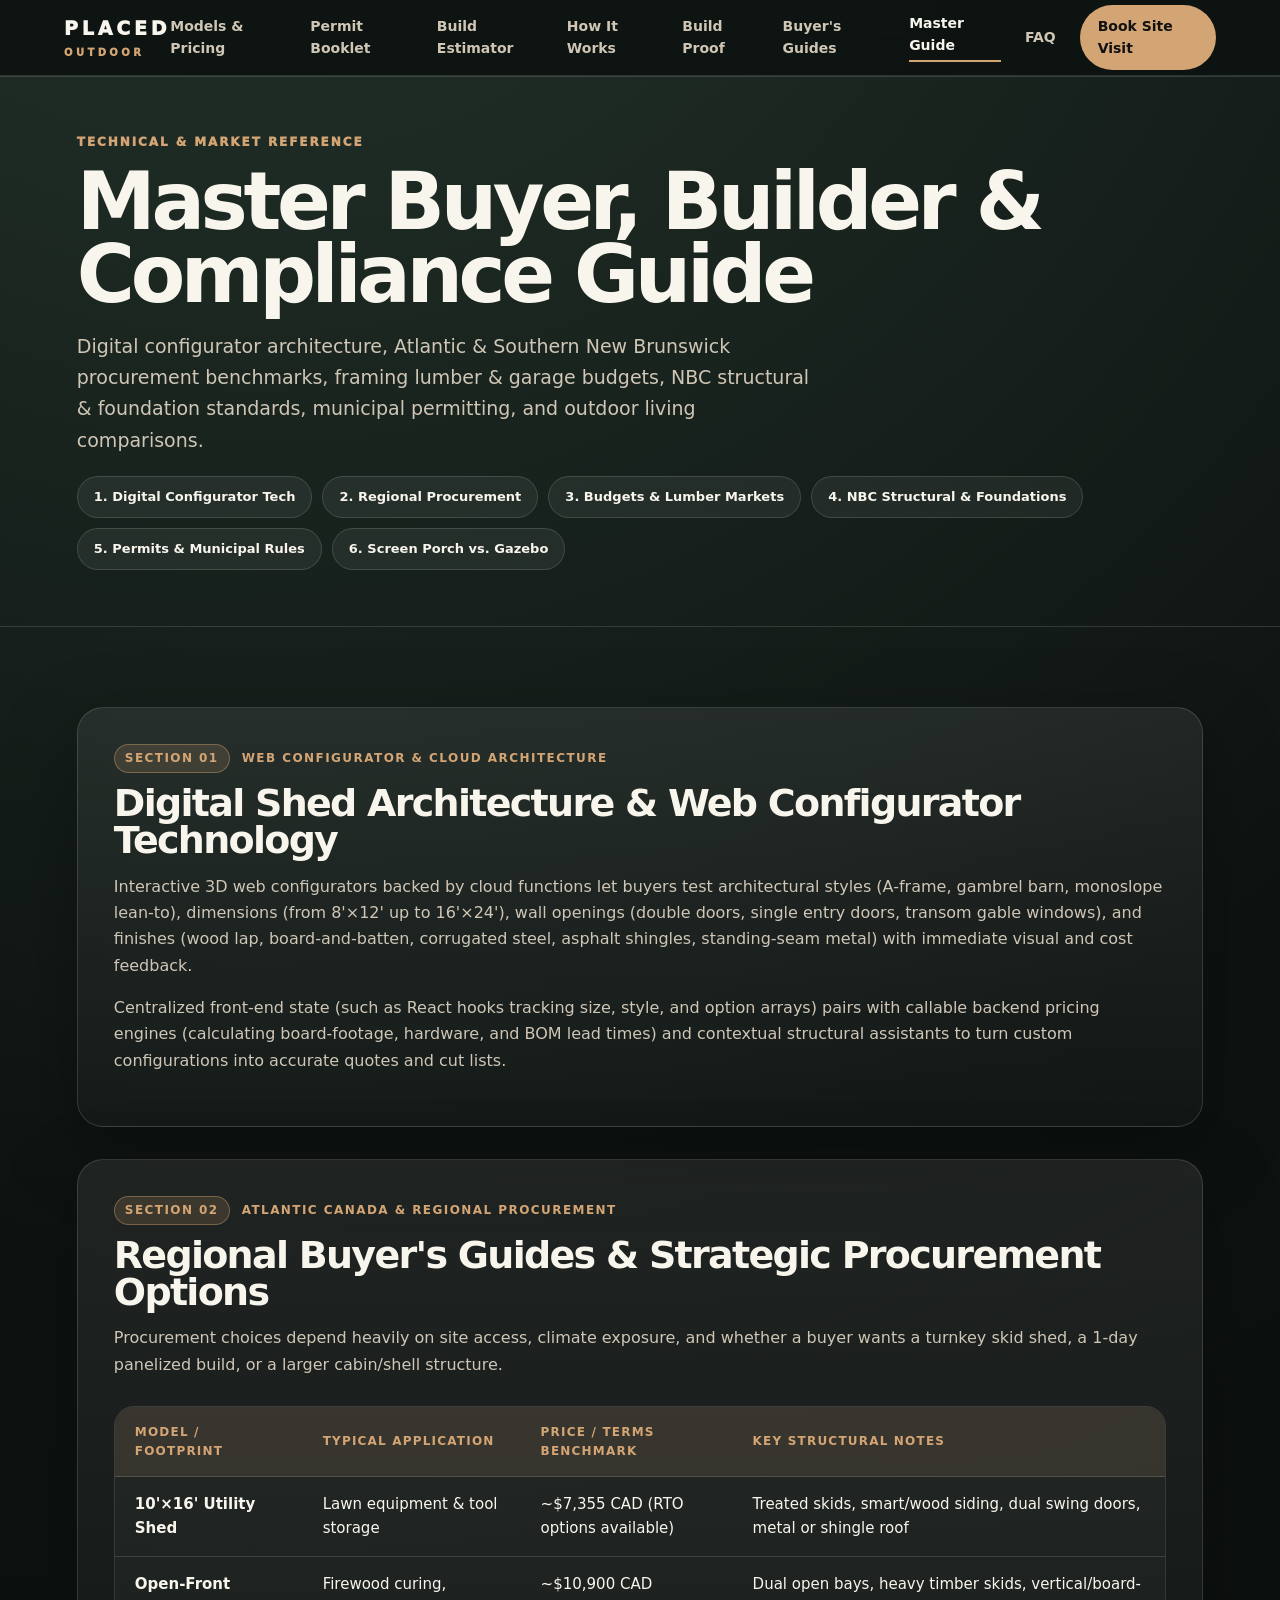
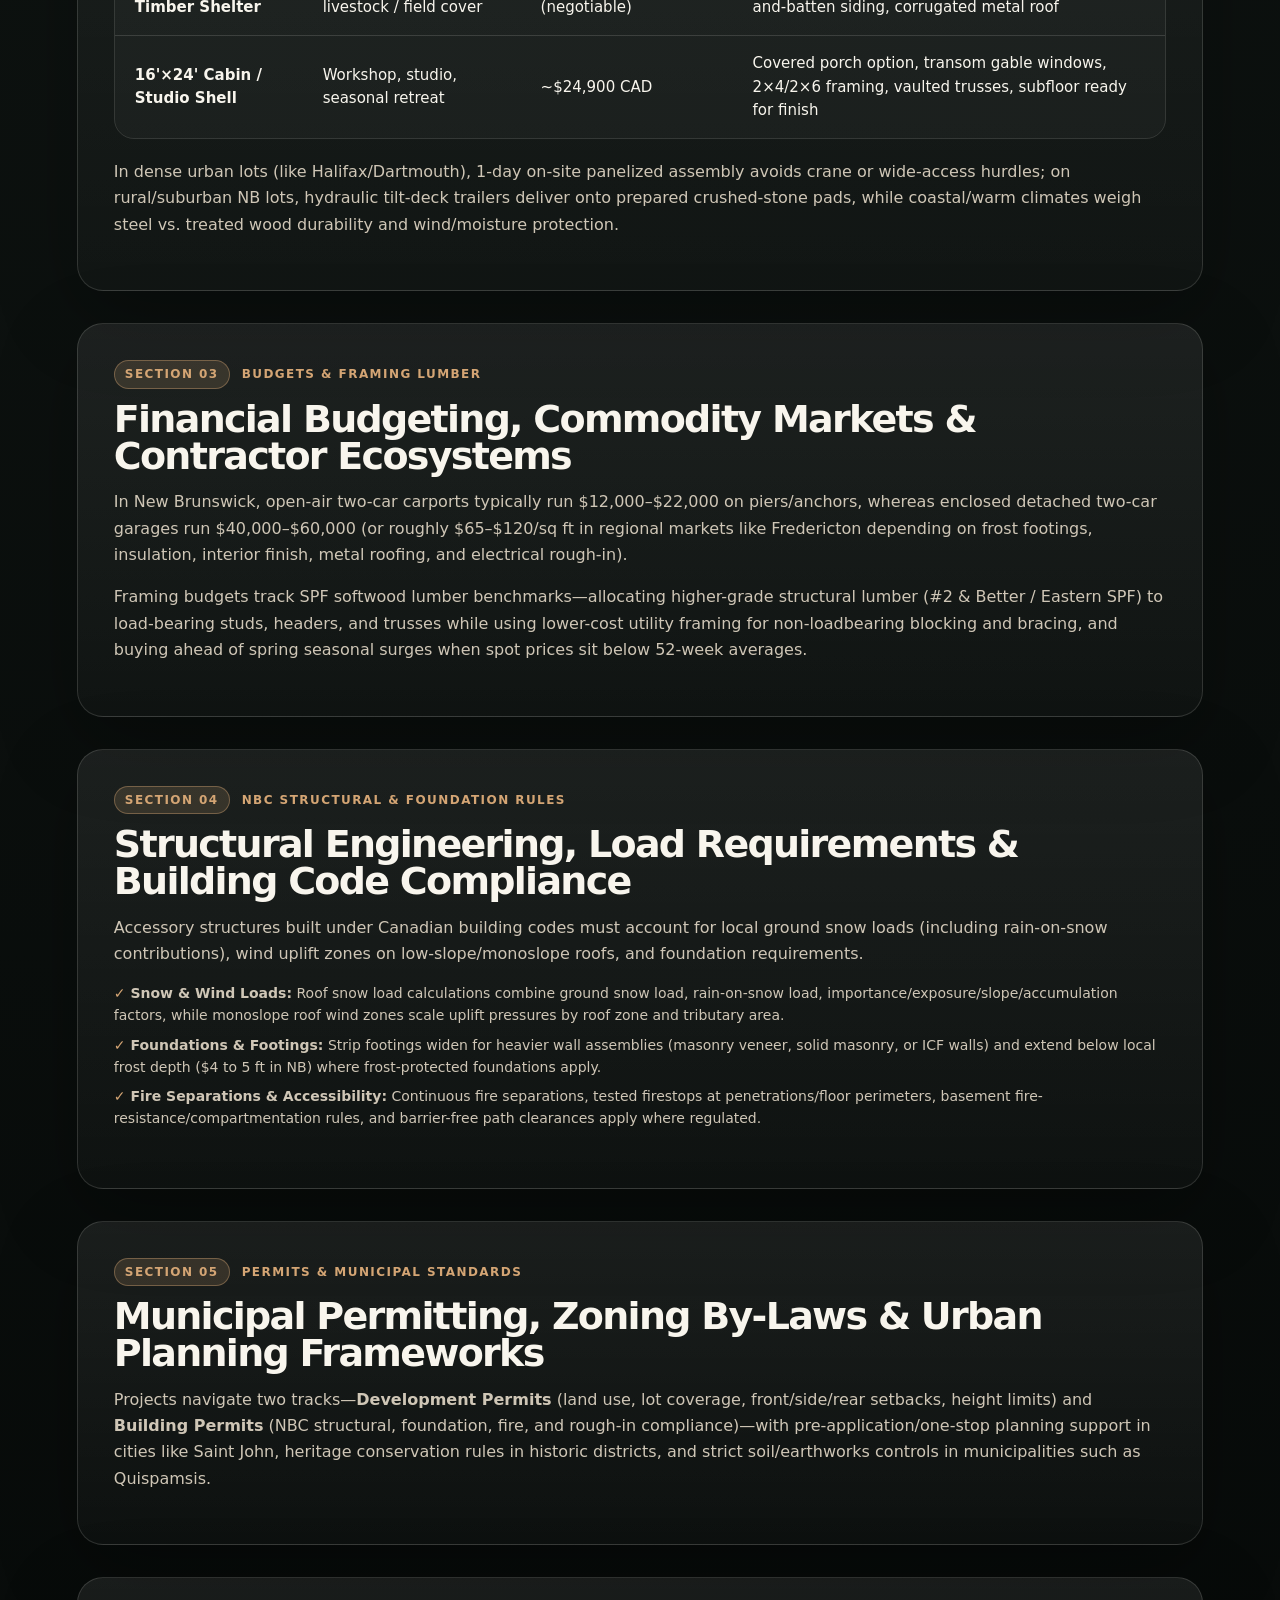
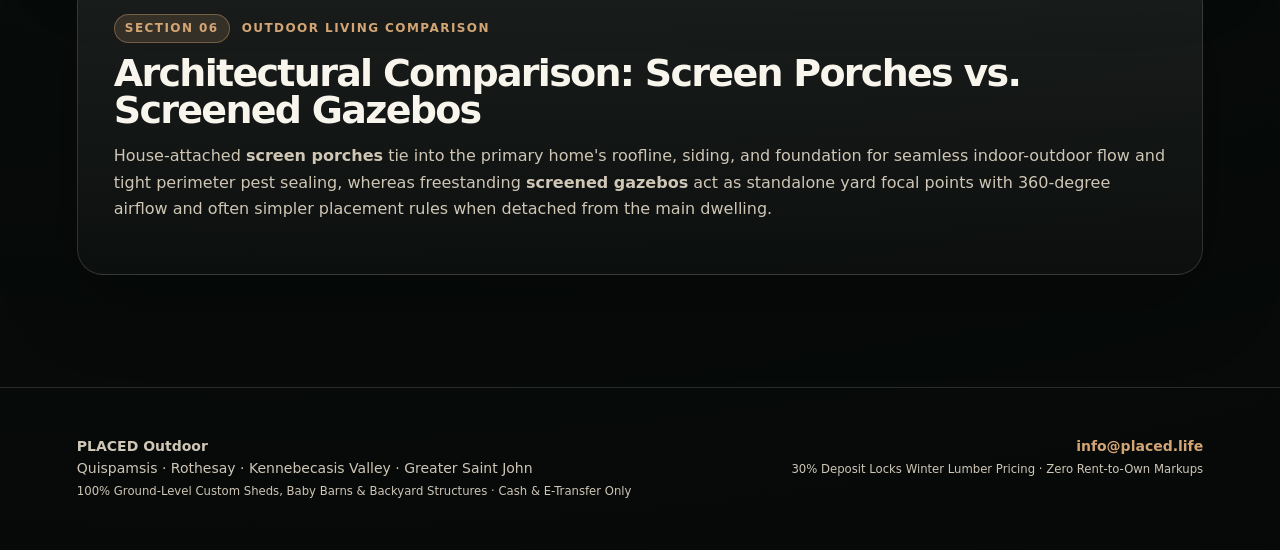
<file: master-guide.html>
<!doctype html>
<html lang="en">
<head>
  <meta charset="utf-8">
  <meta name="viewport" content="width=device-width,initial-scale=1">
  <title>Master Buyer, Builder &amp; Compliance Guide | PLACED Outdoor</title>
  <meta name="description" content="Comprehensive guide to shed configurators, Southern NB &amp; Atlantic procurement, framing lumber &amp; garage budgets, NBC structural &amp; foundation rules, municipal permits, and screen porches vs gazebos.">
  <link rel="stylesheet" href="assets/style.css">
</head>
<body>
<header class="top">
  <a class="logo" href="index.html">PLACED<small>OUTDOOR</small></a>
  <button class="menuBtn" id="menuBtn" aria-label="Toggle Menu" aria-expanded="false">☰</button>
  <nav class="nav" id="mainNav">
    <a href="sheds.html">Models &amp; Pricing</a>
    <a href="booklet.html">Permit Booklet</a>
    <a href="estimator.html">Build Estimator</a>
    <a href="process.html">How It Works</a>
    <a href="gallery.html">Build Proof</a>
    <a href="guides.html">Buyer's Guides</a>
    <a href="master-guide.html" class="active">Master Guide</a>
    <a href="faq.html">FAQ</a>
    <a class="pill" href="contact.html">Book Site Visit</a>
  </nav>
</header>
<main>

<section class="pageHero">
  <div class="wrap">
    <p class="eyebrow">Technical &amp; Market Reference</p>
    <h1>Master Buyer, Builder &amp; Compliance Guide</h1>
    <p class="lede">Digital configurator architecture, Atlantic &amp; Southern New Brunswick procurement benchmarks, framing lumber &amp; garage budgets, NBC structural &amp; foundation standards, municipal permitting, and outdoor living comparisons.</p>
    <div class="tocBar">
      <a href="#sec-1">1. Digital Configurator Tech</a>
      <a href="#sec-2">2. Regional Procurement</a>
      <a href="#sec-3">3. Budgets &amp; Lumber Markets</a>
      <a href="#sec-4">4. NBC Structural &amp; Foundations</a>
      <a href="#sec-5">5. Permits &amp; Municipal Rules</a>
      <a href="#sec-6">6. Screen Porch vs. Gazebo</a>
    </div>
  </div>
</section>

<section>
  <div class="wrap">

    <article class="articleCard" id="sec-1">
      <div class="articleMeta">
        <span class="pillTag">Section 01</span>
        <span>Web Configurator &amp; Cloud Architecture</span>
      </div>
      <h2>Digital Shed Architecture &amp; Web Configurator Technology</h2>
      <p>Interactive 3D web configurators backed by cloud functions let buyers test architectural styles (A-frame, gambrel barn, monoslope lean-to), dimensions (from 8'×12' up to 16'×24'), wall openings (double doors, single entry doors, transom gable windows), and finishes (wood lap, board-and-batten, corrugated steel, asphalt shingles, standing-seam metal) with immediate visual and cost feedback.</p>
      <p>Centralized front-end state (such as React hooks tracking size, style, and option arrays) pairs with callable backend pricing engines (calculating board-footage, hardware, and BOM lead times) and contextual structural assistants to turn custom configurations into accurate quotes and cut lists.</p>
    </article>

    <article class="articleCard" id="sec-2">
      <div class="articleMeta">
        <span class="pillTag">Section 02</span>
        <span>Atlantic Canada &amp; Regional Procurement</span>
      </div>
      <h2>Regional Buyer's Guides &amp; Strategic Procurement Options</h2>
      <p>Procurement choices depend heavily on site access, climate exposure, and whether a buyer wants a turnkey skid shed, a 1-day panelized build, or a larger cabin/shell structure.</p>
      <div class="tableWrap" style="margin-bottom:20px">
        <table>
          <thead>
            <tr>
              <th>Model / Footprint</th>
              <th>Typical Application</th>
              <th>Price / Terms Benchmark</th>
              <th>Key Structural Notes</th>
            </tr>
          </thead>
          <tbody>
            <tr>
              <td><b>10'×16' Utility Shed</b></td>
              <td>Lawn equipment &amp; tool storage</td>
              <td>~$7,355 CAD (RTO options available)</td>
              <td>Treated skids, smart/wood siding, dual swing doors, metal or shingle roof</td>
            </tr>
            <tr>
              <td><b>Open-Front Timber Shelter</b></td>
              <td>Firewood curing, livestock / field cover</td>
              <td>~$10,900 CAD (negotiable)</td>
              <td>Dual open bays, heavy timber skids, vertical/board-and-batten siding, corrugated metal roof</td>
            </tr>
            <tr>
              <td><b>16'×24' Cabin / Studio Shell</b></td>
              <td>Workshop, studio, seasonal retreat</td>
              <td>~$24,900 CAD</td>
              <td>Covered porch option, transom gable windows, 2×4/2×6 framing, vaulted trusses, subfloor ready for finish</td>
            </tr>
          </tbody>
        </table>
      </div>
      <p>In dense urban lots (like Halifax/Dartmouth), 1-day on-site panelized assembly avoids crane or wide-access hurdles; on rural/suburban NB lots, hydraulic tilt-deck trailers deliver onto prepared crushed-stone pads, while coastal/warm climates weigh steel vs. treated wood durability and wind/moisture protection.</p>
    </article>

    <article class="articleCard" id="sec-3">
      <div class="articleMeta">
        <span class="pillTag">Section 03</span>
        <span>Budgets &amp; Framing Lumber</span>
      </div>
      <h2>Financial Budgeting, Commodity Markets &amp; Contractor Ecosystems</h2>
      <p>In New Brunswick, open-air two-car carports typically run $12,000–$22,000 on piers/anchors, whereas enclosed detached two-car garages run $40,000–$60,000 (or roughly $65–$120/sq ft in regional markets like Fredericton depending on frost footings, insulation, interior finish, metal roofing, and electrical rough-in).</p>
      <p>Framing budgets track SPF softwood lumber benchmarks—allocating higher-grade structural lumber (#2 &amp; Better / Eastern SPF) to load-bearing studs, headers, and trusses while using lower-cost utility framing for non-loadbearing blocking and bracing, and buying ahead of spring seasonal surges when spot prices sit below 52-week averages.</p>
    </article>

    <article class="articleCard" id="sec-4">
      <div class="articleMeta">
        <span class="pillTag">Section 04</span>
        <span>NBC Structural &amp; Foundation Rules</span>
      </div>
      <h2>Structural Engineering, Load Requirements &amp; Building Code Compliance</h2>
      <p>Accessory structures built under Canadian building codes must account for local ground snow loads (including rain-on-snow contributions), wind uplift zones on low-slope/monoslope roofs, and foundation requirements.</p>
      <ul class="specList">
        <li><b>Snow &amp; Wind Loads:</b> Roof snow load calculations combine ground snow load, rain-on-snow load, importance/exposure/slope/accumulation factors, while monoslope roof wind zones scale uplift pressures by roof zone and tributary area.</li>
        <li><b>Foundations &amp; Footings:</b> Strip footings widen for heavier wall assemblies (masonry veneer, solid masonry, or ICF walls) and extend below local frost depth ($4 to 5 ft in NB) where frost-protected foundations apply.</li>
        <li><b>Fire Separations &amp; Accessibility:</b> Continuous fire separations, tested firestops at penetrations/floor perimeters, basement fire-resistance/compartmentation rules, and barrier-free path clearances apply where regulated.</li>
      </ul>
    </article>

    <article class="articleCard" id="sec-5">
      <div class="articleMeta">
        <span class="pillTag">Section 05</span>
        <span>Permits &amp; Municipal Standards</span>
      </div>
      <h2>Municipal Permitting, Zoning By-Laws &amp; Urban Planning Frameworks</h2>
      <p>Projects navigate two tracks—<b>Development Permits</b> (land use, lot coverage, front/side/rear setbacks, height limits) and <b>Building Permits</b> (NBC structural, foundation, fire, and rough-in compliance)—with pre-application/one-stop planning support in cities like Saint John, heritage conservation rules in historic districts, and strict soil/earthworks controls in municipalities such as Quispamsis.</p>
    </article>

    <article class="articleCard" id="sec-6">
      <div class="articleMeta">
        <span class="pillTag">Section 06</span>
        <span>Outdoor Living Comparison</span>
      </div>
      <h2>Architectural Comparison: Screen Porches vs. Screened Gazebos</h2>
      <p>House-attached <b>screen porches</b> tie into the primary home's roofline, siding, and foundation for seamless indoor-outdoor flow and tight perimeter pest sealing, whereas freestanding <b>screened gazebos</b> act as standalone yard focal points with 360-degree airflow and often simpler placement rules when detached from the main dwelling.</p>
    </article>

  </div>
</section>

</main>
<footer class="footer">
  <div>
    <b>PLACED Outdoor</b><br>
    Quispamsis · Rothesay · Kennebecasis Valley · Greater Saint John<br>
    <small style="color:var(--muted)">100% Ground-Level Custom Sheds, Baby Barns &amp; Backyard Structures · Cash &amp; E-Transfer Only</small>
  </div>
  <div style="text-align:right">
    <a href="mailto:placed.sj@gmail.com" style="color:var(--cedar);font-weight:800">info@placed.life</a><br>
    <small style="color:var(--muted)">30% Deposit Locks Winter Lumber Pricing · Zero Rent-to-Own Markups</small>
  </div>
</footer>
<script src="assets/site.js"></script>
</body>
</html>
</file>
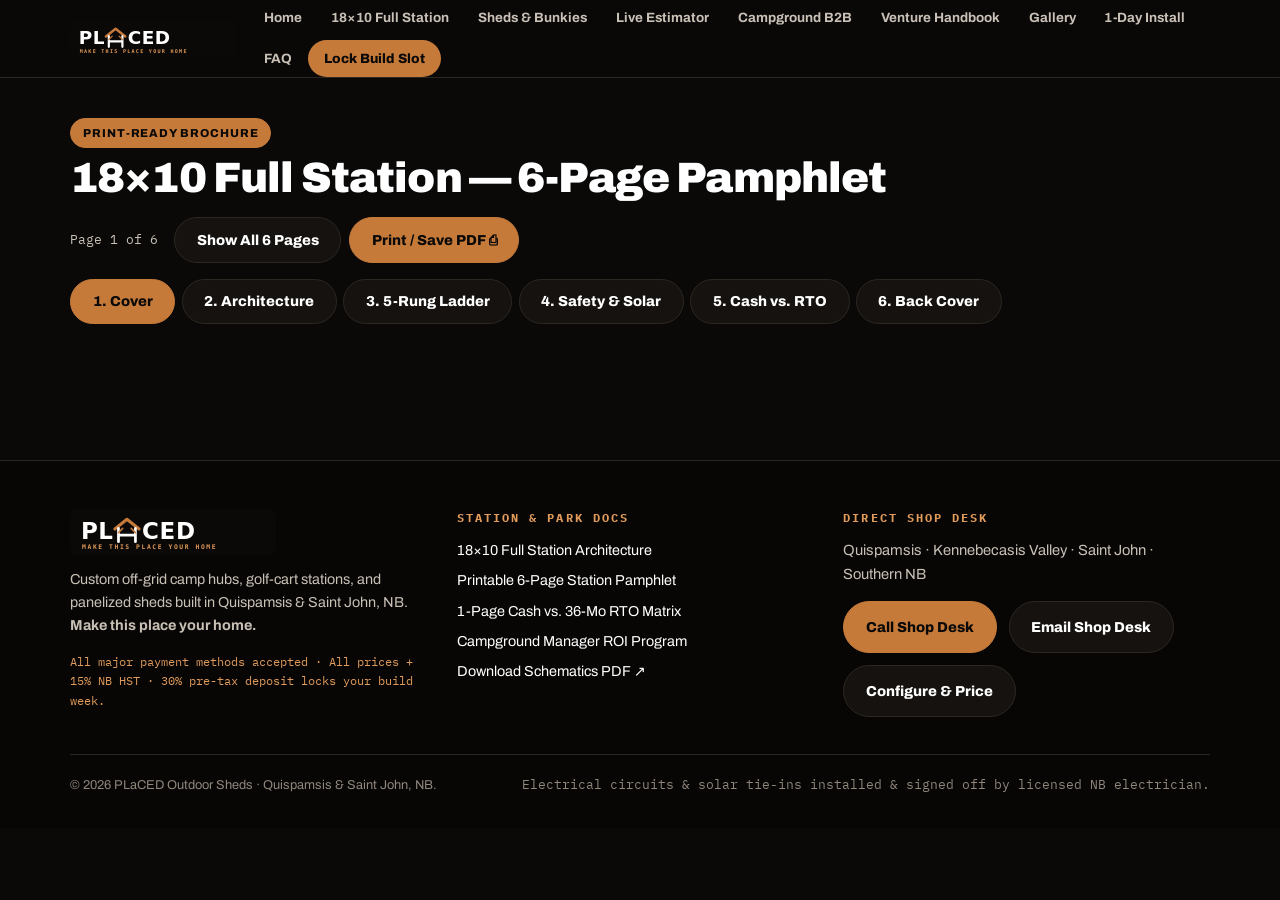
<file: pamphlet.html>
<!DOCTYPE html>
<html lang="en">
<head>
  <meta charset="UTF-8">
  <meta name="viewport" content="width=device-width, initial-scale=1.0">
  <title>Printable 6-Page 18×10 Full Station Pamphlet | PLaCED Outdoor Sheds</title>
  <meta name="description" content="Interactive and print-ready 6-page brochure for the 18x10 PLaCED Full Station Camp Hub.">
    <link rel="icon" type="image/svg+xml" href="assets/logos/favicon.svg">
  <meta property="og:type" content="website">
  <meta property="og:site_name" content="PLaCED Outdoor Sheds">
  <meta property="og:title" content="Printable 6-Page 18×10 Full Station Pamphlet | PLaCED Outdoor Sheds">
  <meta property="og:description" content="Interactive and print-ready 6-page brochure for the 18x10 PLaCED Full Station Camp Hub.">
  <meta property="og:image" content="https://placedsheds.vercel.app/assets/img/full-station-studio.jpg">
  <meta name="twitter:card" content="summary_large_image">
  <link rel="stylesheet" href="assets/styles.css">
</head>
<body>
  <header class="site-header">
    <div class="wrap nav-inner">
      <a href="index.html" class="brand-mark" aria-label="PLaCED Outdoor Home">
        <img src="assets/logos/placed-shed-a-white.svg" alt="PLaCED Outdoor — Make this place your home" style="height:44px;width:auto;">
      </a>
      <button class="mobile-toggle" type="button" onclick="toggleMobileNav()">Menu ☰</button>
      <nav id="main-nav" class="nav-links" aria-label="Primary Navigation">
        <a href="index.html">Home</a>
        <a href="full-station.html">18×10 Full Station</a>
        <a href="sheds.html">Sheds & Bunkies</a>
        <a href="estimator.html">Live Estimator</a>
        <a href="partner-program.html">Campground B2B</a>
        <a href="handbook.html">Venture Handbook</a>
        <a href="gallery.html">Gallery</a>
        <a href="process.html">1-Day Install</a>
        <a href="faq.html">FAQ</a>
        <a href="contact.html" class="nav-cta">Lock Build Slot</a>
      </nav>
    </div>
  </header>

  <main>
    <section style="padding:2.5rem 0 1.5rem;" class="no-print">
      <div class="wrap">
        <div style="display:flex;flex-wrap:wrap;justify-content:space-between;align-items:center;gap:1rem;">
          <div>
            <span class="pill pill-cedar">Print-Ready Brochure</span>
            <h1 class="h2" style="margin-top:0.5rem;">18×10 Full Station — 6-Page Pamphlet</h1>
          </div>
          <div style="display:flex;flex-wrap:wrap;gap:0.5rem;align-items:center;">
            <span id="pamphlet-counter" class="mono" style="font-size:0.82rem;color:var(--muted);margin-right:0.5rem;">Page 1 of 6</span>
            <button type="button" id="pamphlet-toggle-all" data-all="0" class="btn" onclick="toggleAllPamphletPages()">Show All 6 Pages</button>
            <button type="button" class="btn btn-primary" onclick="printSpecSheet()">Print / Save PDF ⎙</button>
          </div>
        </div>
        <div style="display:flex;flex-wrap:wrap;gap:0.4rem;margin-top:1rem;">
          <button type="button" class="btn btn-primary pamphlet-tab" onclick="setPamphletPage(0)">1. Cover</button>
          <button type="button" class="btn pamphlet-tab" onclick="setPamphletPage(1)">2. Architecture</button>
          <button type="button" class="btn pamphlet-tab" onclick="setPamphletPage(2)">3. 5-Rung Ladder</button>
          <button type="button" class="btn pamphlet-tab" onclick="setPamphletPage(3)">4. Safety & Solar</button>
          <button type="button" class="btn pamphlet-tab" onclick="setPamphletPage(4)">5. Cash vs. RTO</button>
          <button type="button" class="btn pamphlet-tab" onclick="setPamphletPage(5)">6. Back Cover</button>
        </div>
      </div>
    </section>

    <section style="padding:1rem 0 3rem;">
      <div class="wrap">
        <article class="pamphlet-page pamphlet-dark pamphlet-slide" style="display:none;padding:2.5rem;">
          <div class="kicker">Back Cover · Make This Place Your Home</div>
          <h2 class="h1" style="margin-top:0.65rem;">Built in Our Shop. Placed in One Day.</h2>
          <p style="font-size:1.05rem;color:#e8e0d7;max-width:780px;margin-top:1rem;line-height:1.75;">
            Zero heavy-truck turf damage, straightforward direct pricing, and licensed NB electrician sign-off on every wired and solar circuit.
            Lock in your build week with a 30% pre-tax deposit.
          </p>
          <div style="margin-top:2rem;padding-top:1.25rem;border-top:1px solid var(--line);display:flex;flex-wrap:wrap;justify-content:space-between;align-items:center;gap:1rem;">
            <div>
              <div style="display:flex;flex-wrap:wrap;gap:0.6rem;align-items:center;"><strong style="font-size:1.1rem;margin-right:0.4rem;">placedsheds.vercel.app</strong><a href="tel:+15066502122" class="btn btn-primary">Call Shop Desk</a><a href="mailto:placed.sj@gmail.com" class="btn">Email Shop Desk</a></div>
              <div class="mono" style="font-size:0.78rem;color:var(--cedar-light);">Quispamsis · Kennebecasis Valley · Saint John · Southern NB</div>
            </div>
            <img src="assets/logos/placed-shed-a-white.svg" alt="PLaCED Outdoor" style="height:44px;">
          </div>
        </article>

        <article class="pamphlet-page pamphlet-slide" style="display:none;padding:2.25rem;">
          <div style="display:flex;justify-content:space-between;border-bottom:2px solid #111;padding-bottom:0.75rem;">
            <strong>PAGE 2 · 18'-0" × 10'-0" SYMMETRICAL ARCHITECTURE</strong>
            <span class="mono" style="font-size:0.8rem;">180 SQ FT · 7'-0" EAVES · 8'-8" PEAK</span>
          </div>
          <div class="grid-2" style="margin-top:1.5rem;align-items:center;">
            <img src="assets/img/camp-hub-cutaway-diagram.jpg" alt="18x10 Cutaway Diagram" style="border-radius:10px;border:1px solid #ccc;">
            <div>
              <h3 style="font-size:1.5rem;font-weight:900;">Three Specialized Zones Under One Black Steel Roof</h3>
              <ul style="margin-top:0.85rem;display:grid;gap:0.65rem;font-size:0.95rem;">
                <li><strong>Center Bay (10'×10' · 9'-1" Clear Posts):</strong> Compacted 3/4" gravel base eliminates wood floor rot. 6×6 PT posts, 45° cedar Y-braces, and four 30" earth augers.</li>
                <li><strong>Left Wing (4'×10' Battery Suite):</strong> 5/8" T&G floor on 4×4 PT skids, R-12 insulated battery box, high H₂ vent, and exterior-mounted 120V GFCI.</li>
                <li><strong>Right Wing (4'×10' Fuel & Workbench):</strong> Vapor-sealed fuel locker with bottom intake louver, 3" roof vent stack, and zero electrical.</li>
                <li><strong>Low-Profile Roofline:</strong> 4:12 pitch 29-gauge 3-rib black steel peaks at 8'-8"—over 4 ft below a 13' 5th-wheel roof.</li>
              </ul>
            </div>
          </div>
        </article>

        <article class="pamphlet-page pamphlet-slide" style="display:none;padding:2.25rem;">
          <div style="display:flex;justify-content:space-between;border-bottom:2px solid #111;padding-bottom:0.75rem;">
            <strong>PAGE 3 · 5-RUNG LADDER & TURNKEY BUNDLES</strong>
            <span class="mono" style="font-size:0.8rem;">BASE PRICE + 15% NB HST</span>
          </div>
          <div style="margin-top:1.25rem;">
            <table>
              <thead>
                <tr>
                  <th style="color:#111;border-color:#111;">Model / Bundle</th>
                  <th style="color:#111;border-color:#111;">Specification</th>
                  <th style="color:#111;border-color:#111;">Price (+HST)</th>
                  <th style="color:#111;border-color:#111;">30% Deposit</th>
                </tr>
              </thead>
              <tbody>
                <tr><td><strong>Rung 1: Open Canopy</strong></td><td>10×10 gravel cart bay + twin 4×10 wings + 4 augers</td><td><strong>$4,499</strong></td><td>$1,350</td></tr>
                <tr><td><strong>Rung 2: Winter Canvas</strong></td><td>Marine-grade winter bay curtains + storm straps</td><td><strong>$4,799</strong></td><td>$1,440</td></tr>
                <tr><td><strong>Rung 3: Fitted LP Panels</strong></td><td>Pre-cut black LP SmartSide slot-in bay panels</td><td><strong>$4,999</strong></td><td>$1,500</td></tr>
                <tr><td><strong>Rung 4: Single 7×7 Roll-Up</strong></td><td>Commercial 7'×7' black steel roll-up door</td><td><strong>$5,299</strong></td><td>$1,590</td></tr>
                <tr><td><strong>Rung 5: Dual 7×7 Roll-Ups</strong></td><td>Front & rear 7'×7' steel roll-ups (drive-thru)</td><td><strong>$6,299</strong></td><td>$1,890</td></tr>
                <tr><td><strong>Bundle 1: Pro Wired & Safety</strong></td><td>Rung 4 + Battery & Fuel Lockers + Workbench + 120V LED/GFCI/USB (Save $338)</td><td><strong>$6,899</strong></td><td>$2,070</td></tr>
                <tr><td><strong>Bundle 2: King of Scenic View</strong></td><td>Pro Wired + 400W Solar/100Ah LFP + Opener + 48V Charger + Security + NOCO (Save $993)</td><td><strong>$9,999</strong></td><td>$3,000</td></tr>
              </tbody>
            </table>
            <p class="mono" style="font-size:0.78rem;margin-top:0.85rem;">3–5 Park Group Batching: -$250 off each unit. All major payment methods accepted.</p>
          </div>
        </article>

        <article class="pamphlet-page pamphlet-slide" style="display:none;padding:2.25rem;">
          <div style="display:flex;justify-content:space-between;border-bottom:2px solid #111;padding-bottom:0.75rem;">
            <strong>PAGE 4 · VENTILATION SAFETY & OFF-GRID SOLAR</strong>
            <span class="mono" style="font-size:0.8rem;">LICENSED NB ELECTRICIAN SIGN-OFF</span>
          </div>
          <div class="grid-2" style="margin-top:1.5rem;align-items:center;">
            <div>
              <h3 style="font-size:1.35rem;font-weight:900;">Engineered Separation: Hydrogen Up, Fuel Vapors Down</h3>
              <p style="margin-top:0.65rem;font-size:0.94rem;">
                Storing golf-cart batteries beside gasoline cans inside an unvented wooden shed is a preventable hazard.
                The Full Station separates them across a 10' open-air bay:
              </p>
              <ul style="margin-top:0.75rem;display:grid;gap:0.55rem;font-size:0.92rem;">
                <li><strong>Left Wing Battery Box:</strong> R-12 rigid foam buffers sub-zero nights; high louver exhausts rising H₂ gas; 120V GFCI mounts <em>outside</em> the sealed box on the dry wall.</li>
                <li><strong>Right Wing Fuel Locker:</strong> Bottom intake louver + 3" roof stack vents heavy fuel vapors; strictly zero electrical circuits or switches inside.</li>
                <li><strong>400W / 800W Solar Packages:</strong> Roof-mounted monocrystalline panels, MPPT controller, self-heating LiFePO4 battery bank, and 2000W pure-sine inverter.</li>
              </ul>
            </div>
            <img src="assets/img/full-station-winter-cutaway.webp" alt="Winter Cutaway Interior Engineering" style="border-radius:10px;border:1px solid #ccc;">
          </div>
        </article>

        <article class="pamphlet-page pamphlet-slide" style="display:none;padding:2.25rem;">
          <div style="display:flex;justify-content:space-between;border-bottom:2px solid #111;padding-bottom:0.75rem;">
            <strong>PAGE 5 · CASH ARBITRAGE VS. 36-MONTH DEALER RTO</strong>
            <span class="mono" style="font-size:0.8rem;">QUISPAMSIS & SAINT JOHN BENCHMARK</span>
          </div>
          <div class="grid-2" style="margin-top:1.5rem;">
            <div style="padding:1.25rem;border:2px solid #dc2626;border-radius:10px;">
              <div class="mono" style="font-size:0.75rem;color:#b91c1c;font-weight:700;">ROADSIDE DEALER LOT (36-MO RTO)</div>
              <div style="font-size:2.4rem;font-weight:900;color:#b91c1c;margin:0.35rem 0;">$12,086</div>
              <p style="font-size:0.9rem;">$335.74/mo × 36 months ($7,252 sale / $9,065 regular tag) for an empty wood box with swing doors that jam on frost heave and zero cart bay.</p>
            </div>
            <div style="padding:1.25rem;border:2px solid #15803d;border-radius:10px;background:#f0fdf4;">
              <div class="mono" style="font-size:0.75rem;color:#15803d;font-weight:700;">PLaCED 18×10 ROLL-UP HUB</div>
              <div style="font-size:2.4rem;font-weight:900;color:#111;margin:0.35rem 0;">$5,299 <span style="font-size:0.95rem;">+ HST</span></div>
              <p style="font-size:0.9rem;">Save <strong>$6,787</strong> vs. 36-month RTO—or step up to the turnkey <strong>Pro Wired & Safety Station ($6,899)</strong> and still beat the dealer's $7,252 sale sticker by $353.</p>
            </div>
          </div>
        </article>
        <article class="pamphlet-page pamphlet-dark pamphlet-slide" style="display:none;padding:2.5rem;">
          <div class="kicker">Back Cover · Make This Place Your Home</div>
          <h2 class="h1" style="margin-top:0.65rem;">Built in Our Shop. Placed in One Day.</h2>
          <p style="font-size:1.05rem;color:#e8e0d7;max-width:780px;margin-top:1rem;line-height:1.75;">
            Zero heavy-truck turf damage, straightforward direct pricing, and licensed NB electrician sign-off on every wired and solar circuit.
            Lock in your build week with a 30% pre-tax deposit.
          </p>
          <div style="margin-top:2rem;padding-top:1.25rem;border-top:1px solid var(--line);display:flex;flex-wrap:wrap;justify-content:space-between;align-items:center;gap:1rem;">
            <div>
              <div style="display:flex;flex-wrap:wrap;gap:0.6rem;align-items:center;"><strong style="font-size:1.1rem;margin-right:0.4rem;">placedsheds.vercel.app</strong><a href="tel:+15066502122" class="btn btn-primary">Call Shop Desk</a><a href="mailto:placed.sj@gmail.com" class="btn">Email Shop Desk</a></div>
              <div class="mono" style="font-size:0.78rem;color:var(--cedar-light);">Quispamsis · Kennebecasis Valley · Saint John · Southern NB</div>
            </div>
            <img src="assets/logos/placed-shed-a-white.svg" alt="PLaCED Outdoor" style="height:44px;">
          </div>
        </article>
      </div>
    </section>
  </main>
  <footer class="site-footer">
    <div class="wrap">
      <div class="grid-3">
        <div>
          <img src="assets/logos/placed-shed-a-white.svg" alt="PLaCED Outdoor" style="height:46px;width:auto;">
          <p style="color:var(--muted);font-size:0.9rem;margin-top:0.85rem;">
            Custom off-grid camp hubs, golf-cart stations, and panelized sheds built in Quispamsis & Saint John, NB.
            <strong>Make this place your home.</strong>
          </p>
          <p class="mono" style="font-size:0.76rem;color:var(--cedar-light);margin-top:0.5rem;">
            All major payment methods accepted · All prices + 15% NB HST · 30% pre-tax deposit locks your build week.
          </p>
        </div>
        <div>
          <div class="kicker">Station & Park Docs</div>
          <ul style="list-style:none;padding:0;margin:0.75rem 0 0;display:grid;gap:0.45rem;font-size:0.9rem;">
            <li><a href="full-station.html">18×10 Full Station Architecture</a></li>
            <li><a href="pamphlet.html">Printable 6-Page Station Pamphlet</a></li>
            <li><a href="campground-sheet.html">1-Page Cash vs. 36-Mo RTO Matrix</a></li>
            <li><a href="partner-program.html">Campground Manager ROI Program</a></li>
            <li><a href="assets/pdf/The-Full-Station-Schematics.pdf" target="_blank" rel="noopener">Download Schematics PDF ↗</a></li>
          </ul>
        </div>
        <div>
          <div class="kicker">Direct Shop Desk</div>
          <p style="font-size:0.92rem;margin-top:0.75rem;color:var(--muted);">
            Quispamsis · Kennebecasis Valley · Saint John · Southern NB
          </p>
          <div class="btn-row" style="margin-top:0.9rem;">
            <a href="tel:+15066502122" class="btn btn-primary">Call Shop Desk</a>
            <a href="mailto:placed.sj@gmail.com" class="btn">Email Shop Desk</a>
            <a href="estimator.html" class="btn">Configure & Price</a>
          </div>
        </div>
      </div>
      <div style="border-top:1px solid var(--line);margin-top:2rem;padding-top:1.25rem;display:flex;flex-wrap:wrap;justify-content:space-between;gap:0.75rem;font-size:0.8rem;color:var(--faint);">
        <span>© 2026 PLaCED Outdoor Sheds · Quispamsis & Saint John, NB.</span>
        <span class="mono">Electrical circuits & solar tie-ins installed & signed off by licensed NB electrician.</span>
      </div>
    </div>
  </footer>
  <script src="assets/site.js"></script>
</body>
</html>
</file>
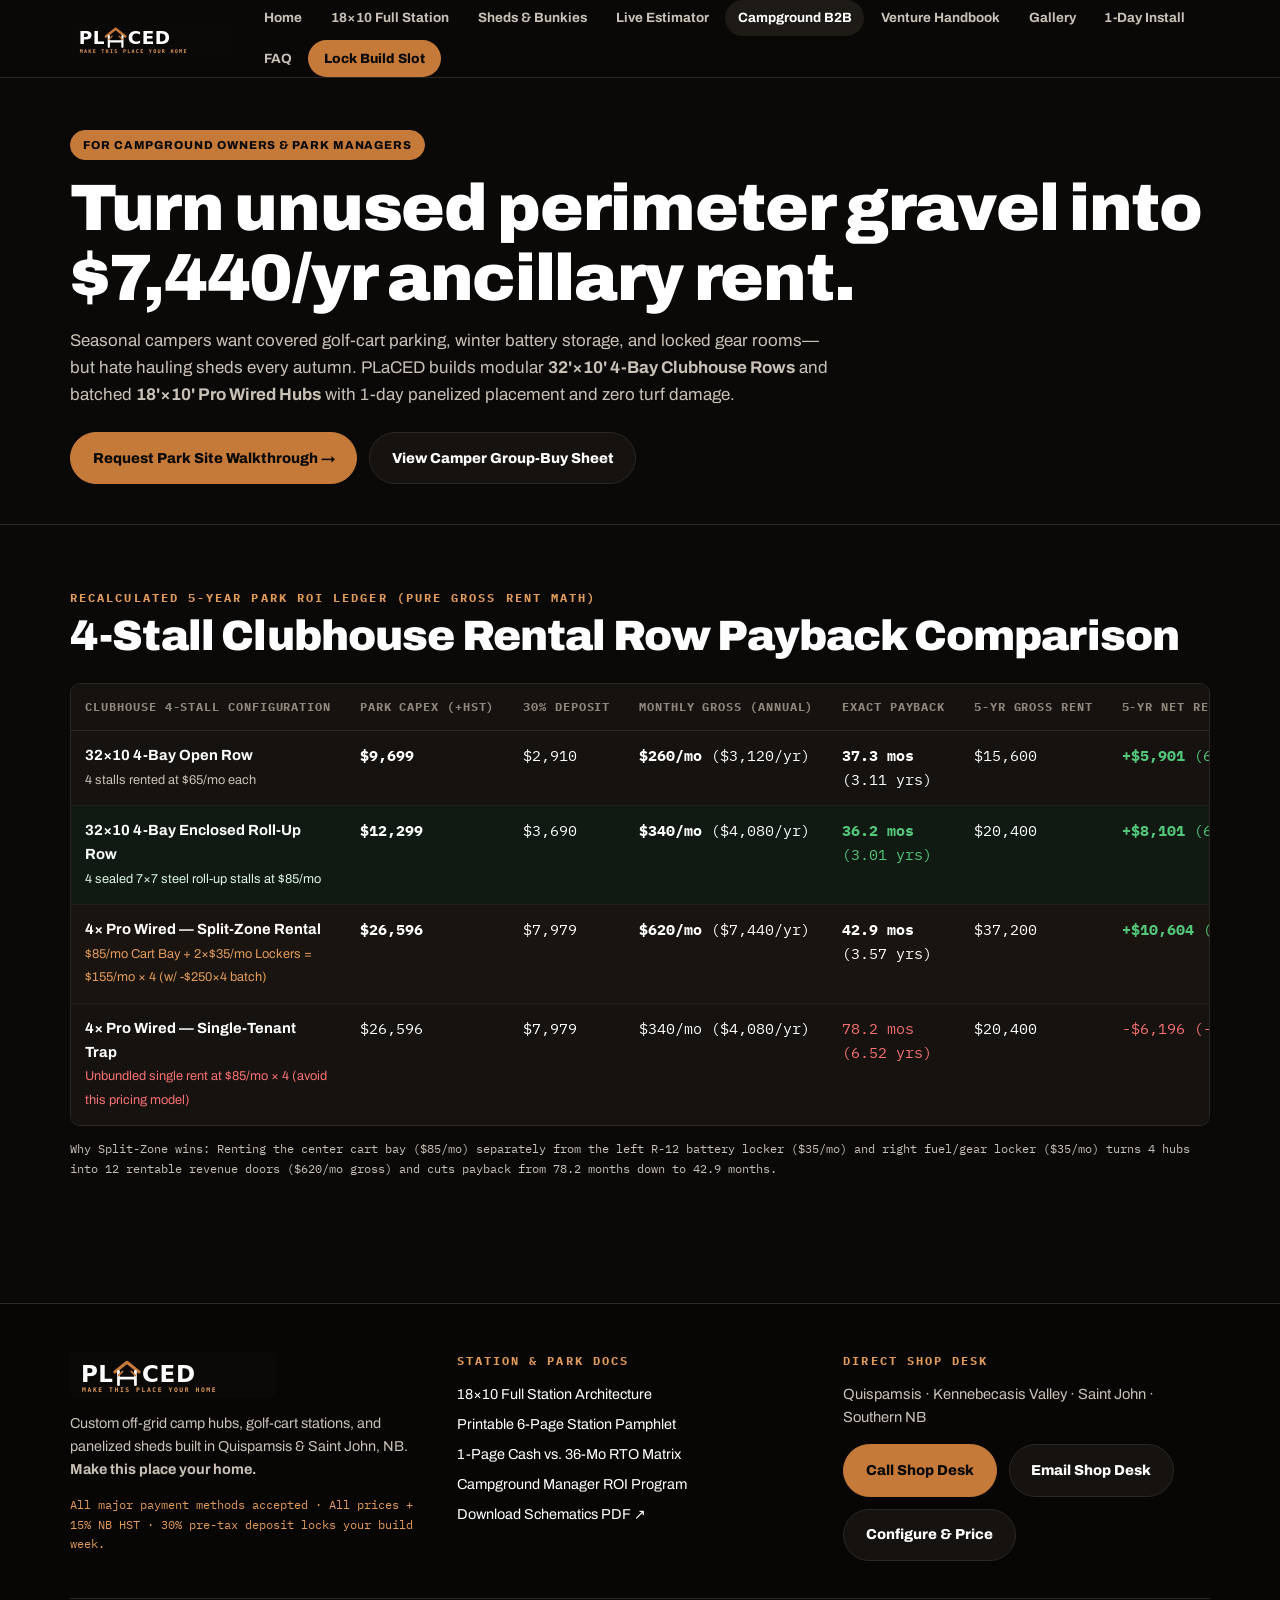
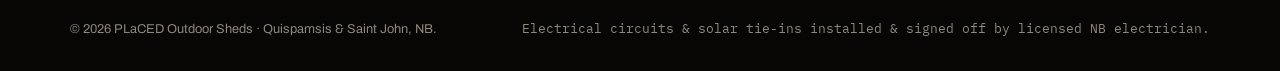
<file: partner-program.html>
<!DOCTYPE html>
<html lang="en">
<head>
  <meta charset="UTF-8">
  <meta name="viewport" content="width=device-width, initial-scale=1.0">
  <title>Campground & RV Park B2B Partner Program | PLaCED Outdoor Sheds</title>
  <meta name="description" content="Turn idle campground pad space into ,120-,440/yr recurring ancillary revenue with 36.2 to 42.9-month gross payback.">
    <link rel="icon" type="image/svg+xml" href="assets/logos/favicon.svg">
  <meta property="og:type" content="website">
  <meta property="og:site_name" content="PLaCED Outdoor Sheds">
  <meta property="og:title" content="Campground & RV Park B2B Partner Program | PLaCED Outdoor Sheds">
  <meta property="og:description" content="Turn idle campground pad space into ,120-,440/yr recurring ancillary revenue with 36.2 to 42.9-month gross payback.">
  <meta property="og:image" content="https://placedsheds.vercel.app/assets/img/full-station-studio.jpg">
  <meta name="twitter:card" content="summary_large_image">
  <link rel="stylesheet" href="assets/styles.css">
</head>
<body>
  <header class="site-header">
    <div class="wrap nav-inner">
      <a href="index.html" class="brand-mark" aria-label="PLaCED Outdoor Home">
        <img src="assets/logos/placed-shed-a-white.svg" alt="PLaCED Outdoor — Make this place your home" style="height:44px;width:auto;">
      </a>
      <button class="mobile-toggle" type="button" onclick="toggleMobileNav()">Menu ☰</button>
      <nav id="main-nav" class="nav-links" aria-label="Primary Navigation">
        <a href="index.html">Home</a>
        <a href="full-station.html">18×10 Full Station</a>
        <a href="sheds.html">Sheds & Bunkies</a>
        <a href="estimator.html">Live Estimator</a>
        <a href="partner-program.html" class="active">Campground B2B</a>
        <a href="handbook.html">Venture Handbook</a>
        <a href="gallery.html">Gallery</a>
        <a href="process.html">1-Day Install</a>
        <a href="faq.html">FAQ</a>
        <a href="contact.html" class="nav-cta">Lock Build Slot</a>
      </nav>
    </div>
  </header>

  <main>
    <section style="padding:3.25rem 0 2.5rem;">
      <div class="wrap">
        <span class="pill pill-cedar">For Campground Owners & Park Managers</span>
        <h1 class="h1" style="margin-top:0.85rem;">Turn unused perimeter gravel into $7,440/yr ancillary rent.</h1>
        <p class="lead">
          Seasonal campers want covered golf-cart parking, winter battery storage, and locked gear rooms—but hate hauling sheds every autumn.
          PLaCED builds modular <strong>32'×10' 4-Bay Clubhouse Rows</strong> and batched <strong>18'×10' Pro Wired Hubs</strong> with
          1-day panelized placement and zero turf damage.
        </p>
        <div class="btn-row">
          <a href="contact.html?model=Campground+B2B+Clubhouse+Row" class="btn btn-primary">Request Park Site Walkthrough →</a>
          <a href="campground-sheet.html" class="btn">View Camper Group-Buy Sheet</a>
        </div>
      </div>
    </section>

    <section class="section">
      <div class="wrap">
        <div class="kicker">Recalculated 5-Year Park ROI Ledger (Pure Gross Rent Math)</div>
        <h2 class="h2" style="margin-top:0.4rem;">4-Stall Clubhouse Rental Row Payback Comparison</h2>
        <div class="table-wrap" style="margin-top:1.5rem;">
          <table>
            <thead>
              <tr>
                <th>Clubhouse 4-Stall Configuration</th>
                <th>Park CapEx (+HST)</th>
                <th>30% Deposit</th>
                <th>Monthly Gross (Annual)</th>
                <th>Exact Payback</th>
                <th>5-Yr Gross Rent</th>
                <th>5-Yr Net Return (ROI)</th>
              </tr>
            </thead>
            <tbody>
              <tr>
                <td><strong>32×10 4-Bay Open Row</strong><br><span style="font-size:0.8rem;color:var(--muted);">4 stalls rented at $65/mo each</span></td>
                <td class="mono"><strong>$9,699</strong></td>
                <td class="mono">$2,910</td>
                <td class="mono"><strong>$260/mo</strong> ($3,120/yr)</td>
                <td class="mono"><strong>37.3 mos</strong> (3.11 yrs)</td>
                <td class="mono">$15,600</td>
                <td class="mono" style="color:var(--green);"><strong>+$5,901</strong> (60.8%)</td>
              </tr>
              <tr style="background:#101a13;">
                <td><strong>32×10 4-Bay Enclosed Roll-Up Row</strong><br><span style="font-size:0.8rem;color:#d8f5e0;">4 sealed 7×7 steel roll-up stalls at $85/mo</span></td>
                <td class="mono"><strong>$12,299</strong></td>
                <td class="mono">$3,690</td>
                <td class="mono"><strong>$340/mo</strong> ($4,080/yr)</td>
                <td class="mono" style="color:var(--green);"><strong>36.2 mos</strong> (3.01 yrs)</td>
                <td class="mono">$20,400</td>
                <td class="mono" style="color:var(--green);"><strong>+$8,101</strong> (65.9%)</td>
              </tr>
              <tr style="background:#19140f;">
                <td><strong>4× Pro Wired — Split-Zone Rental</strong><br><span style="font-size:0.8rem;color:var(--cedar-light);">$85/mo Cart Bay + 2×$35/mo Lockers = $155/mo × 4 (w/ -$250×4 batch)</span></td>
                <td class="mono"><strong>$26,596</strong></td>
                <td class="mono">$7,979</td>
                <td class="mono"><strong>$620/mo</strong> ($7,440/yr)</td>
                <td class="mono"><strong>42.9 mos</strong> (3.57 yrs)</td>
                <td class="mono">$37,200</td>
                <td class="mono" style="color:var(--green);"><strong>+$10,604</strong> (39.9%)</td>
              </tr>
              <tr>
                <td><strong>4× Pro Wired — Single-Tenant Trap</strong><br><span style="font-size:0.8rem;color:var(--danger);">Unbundled single rent at $85/mo × 4 (avoid this pricing model)</span></td>
                <td class="mono">$26,596</td>
                <td class="mono">$7,979</td>
                <td class="mono">$340/mo ($4,080/yr)</td>
                <td class="mono" style="color:var(--danger);">78.2 mos (6.52 yrs)</td>
                <td class="mono">$20,400</td>
                <td class="mono" style="color:var(--danger);">-$6,196 (-23.3%)</td>
              </tr>
            </tbody>
          </table>
        </div>
        <p class="mono" style="font-size:0.78rem;color:var(--muted);margin-top:0.8rem;">
          Why Split-Zone wins: Renting the center cart bay ($85/mo) separately from the left R-12 battery locker ($35/mo) and right fuel/gear locker ($35/mo)
          turns 4 hubs into 12 rentable revenue doors ($620/mo gross) and cuts payback from 78.2 months down to 42.9 months.
        </p>
      </div>
    </section>
  </main>
  <footer class="site-footer">
    <div class="wrap">
      <div class="grid-3">
        <div>
          <img src="assets/logos/placed-shed-a-white.svg" alt="PLaCED Outdoor" style="height:46px;width:auto;">
          <p style="color:var(--muted);font-size:0.9rem;margin-top:0.85rem;">
            Custom off-grid camp hubs, golf-cart stations, and panelized sheds built in Quispamsis & Saint John, NB.
            <strong>Make this place your home.</strong>
          </p>
          <p class="mono" style="font-size:0.76rem;color:var(--cedar-light);margin-top:0.5rem;">
            All major payment methods accepted · All prices + 15% NB HST · 30% pre-tax deposit locks your build week.
          </p>
        </div>
        <div>
          <div class="kicker">Station & Park Docs</div>
          <ul style="list-style:none;padding:0;margin:0.75rem 0 0;display:grid;gap:0.45rem;font-size:0.9rem;">
            <li><a href="full-station.html">18×10 Full Station Architecture</a></li>
            <li><a href="pamphlet.html">Printable 6-Page Station Pamphlet</a></li>
            <li><a href="campground-sheet.html">1-Page Cash vs. 36-Mo RTO Matrix</a></li>
            <li><a href="partner-program.html">Campground Manager ROI Program</a></li>
            <li><a href="assets/pdf/The-Full-Station-Schematics.pdf" target="_blank" rel="noopener">Download Schematics PDF ↗</a></li>
          </ul>
        </div>
        <div>
          <div class="kicker">Direct Shop Desk</div>
          <p style="font-size:0.92rem;margin-top:0.75rem;color:var(--muted);">
            Quispamsis · Kennebecasis Valley · Saint John · Southern NB
          </p>
          <div class="btn-row" style="margin-top:0.9rem;">
            <a href="tel:+15066502122" class="btn btn-primary">Call Shop Desk</a>
            <a href="mailto:placed.sj@gmail.com" class="btn">Email Shop Desk</a>
            <a href="estimator.html" class="btn">Configure & Price</a>
          </div>
        </div>
      </div>
      <div style="border-top:1px solid var(--line);margin-top:2rem;padding-top:1.25rem;display:flex;flex-wrap:wrap;justify-content:space-between;gap:0.75rem;font-size:0.8rem;color:var(--faint);">
        <span>© 2026 PLaCED Outdoor Sheds · Quispamsis & Saint John, NB.</span>
        <span class="mono">Electrical circuits & solar tie-ins installed & signed off by licensed NB electrician.</span>
      </div>
    </div>
  </footer>
  <script src="assets/site.js"></script>
</body>
</html>
</file>
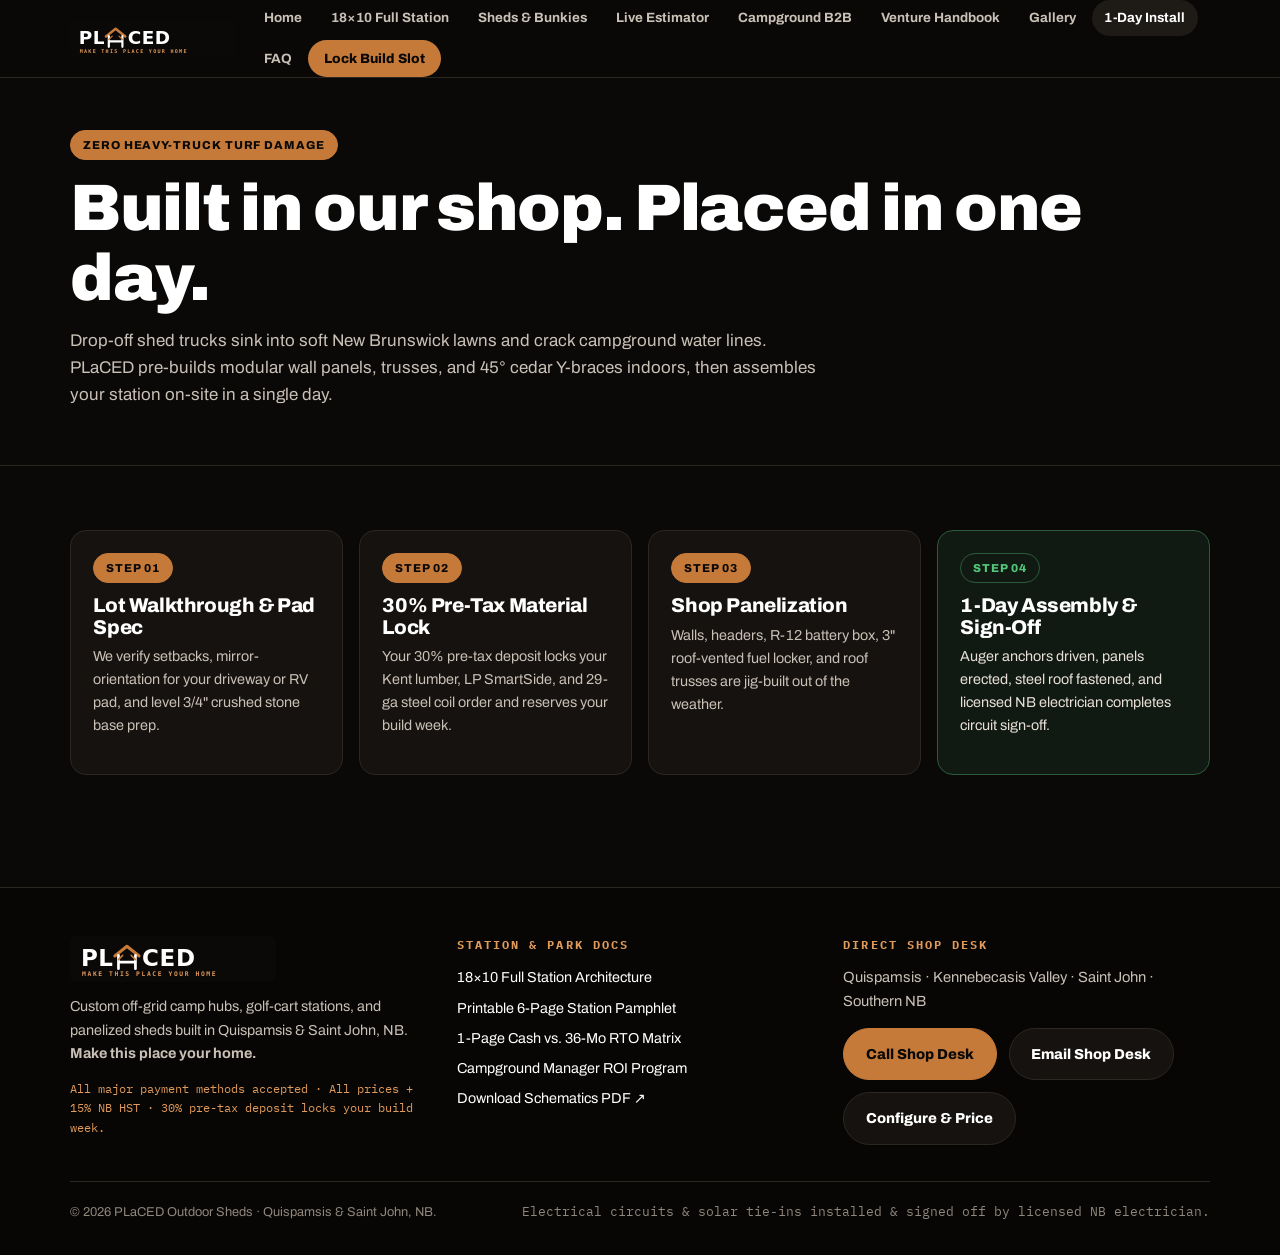
<file: process.html>
<!DOCTYPE html>
<html lang="en">
<head>
  <meta charset="UTF-8">
  <meta name="viewport" content="width=device-width, initial-scale=1.0">
  <title>1-Day Panelized Install & Winter Shop Workflow | PLaCED Outdoor Sheds</title>
  <meta name="description" content="How PLaCED pre-fabricates wall panels, trusses, and cedar Y-braces in our shop for clean 1-day installation with zero boom-truck lawn damage.">
    <link rel="icon" type="image/svg+xml" href="assets/logos/favicon.svg">
  <meta property="og:type" content="website">
  <meta property="og:site_name" content="PLaCED Outdoor Sheds">
  <meta property="og:title" content="1-Day Panelized Install & Winter Shop Workflow | PLaCED Outdoor Sheds">
  <meta property="og:description" content="How PLaCED pre-fabricates wall panels, trusses, and cedar Y-braces in our shop for clean 1-day installation with zero boom-truck lawn damage.">
  <meta property="og:image" content="https://placedsheds.vercel.app/assets/img/full-station-studio.jpg">
  <meta name="twitter:card" content="summary_large_image">
  <link rel="stylesheet" href="assets/styles.css">
</head>
<body>
  <header class="site-header">
    <div class="wrap nav-inner">
      <a href="index.html" class="brand-mark" aria-label="PLaCED Outdoor Home">
        <img src="assets/logos/placed-shed-a-white.svg" alt="PLaCED Outdoor — Make this place your home" style="height:44px;width:auto;">
      </a>
      <button class="mobile-toggle" type="button" onclick="toggleMobileNav()">Menu ☰</button>
      <nav id="main-nav" class="nav-links" aria-label="Primary Navigation">
        <a href="index.html">Home</a>
        <a href="full-station.html">18×10 Full Station</a>
        <a href="sheds.html">Sheds & Bunkies</a>
        <a href="estimator.html">Live Estimator</a>
        <a href="partner-program.html">Campground B2B</a>
        <a href="handbook.html">Venture Handbook</a>
        <a href="gallery.html">Gallery</a>
        <a href="process.html" class="active">1-Day Install</a>
        <a href="faq.html">FAQ</a>
        <a href="contact.html" class="nav-cta">Lock Build Slot</a>
      </nav>
    </div>
  </header>

  <main>
    <section style="padding:3.25rem 0 2.5rem;">
      <div class="wrap">
        <span class="pill pill-cedar">Zero Heavy-Truck Turf Damage</span>
        <h1 class="h1" style="margin-top:0.85rem;">Built in our shop. Placed in one day.</h1>
        <p class="lead">
          Drop-off shed trucks sink into soft New Brunswick lawns and crack campground water lines.
          PLaCED pre-builds modular wall panels, trusses, and 45° cedar Y-braces indoors, then assembles your station on-site in a single day.
        </p>
      </div>
    </section>

    <section class="section">
      <div class="wrap">
        <div class="grid-4">
          <div class="card">
            <span class="pill pill-cedar">Step 01</span>
            <h3 class="h3" style="margin-top:0.75rem;">Lot Walkthrough & Pad Spec</h3>
            <p style="color:var(--muted);font-size:0.9rem;margin-top:0.45rem;">We verify setbacks, mirror-orientation for your driveway or RV pad, and level 3/4" crushed stone base prep.</p>
          </div>
          <div class="card">
            <span class="pill pill-cedar">Step 02</span>
            <h3 class="h3" style="margin-top:0.75rem;">30% Pre-Tax Material Lock</h3>
            <p style="color:var(--muted);font-size:0.9rem;margin-top:0.45rem;">Your 30% pre-tax deposit locks your Kent lumber, LP SmartSide, and 29-ga steel coil order and reserves your build week.</p>
          </div>
          <div class="card">
            <span class="pill pill-cedar">Step 03</span>
            <h3 class="h3" style="margin-top:0.75rem;">Shop Panelization</h3>
            <p style="color:var(--muted);font-size:0.9rem;margin-top:0.45rem;">Walls, headers, R-12 battery box, 3" roof-vented fuel locker, and roof trusses are jig-built out of the weather.</p>
          </div>
          <div class="card card-green">
            <span class="pill pill-green">Step 04</span>
            <h3 class="h3" style="margin-top:0.75rem;">1-Day Assembly & Sign-Off</h3>
            <p style="color:#e8e0d7;font-size:0.9rem;margin-top:0.45rem;">Auger anchors driven, panels erected, steel roof fastened, and licensed NB electrician completes circuit sign-off.</p>
          </div>
        </div>
      </div>
    </section>
  </main>
  <footer class="site-footer">
    <div class="wrap">
      <div class="grid-3">
        <div>
          <img src="assets/logos/placed-shed-a-white.svg" alt="PLaCED Outdoor" style="height:46px;width:auto;">
          <p style="color:var(--muted);font-size:0.9rem;margin-top:0.85rem;">
            Custom off-grid camp hubs, golf-cart stations, and panelized sheds built in Quispamsis & Saint John, NB.
            <strong>Make this place your home.</strong>
          </p>
          <p class="mono" style="font-size:0.76rem;color:var(--cedar-light);margin-top:0.5rem;">
            All major payment methods accepted · All prices + 15% NB HST · 30% pre-tax deposit locks your build week.
          </p>
        </div>
        <div>
          <div class="kicker">Station & Park Docs</div>
          <ul style="list-style:none;padding:0;margin:0.75rem 0 0;display:grid;gap:0.45rem;font-size:0.9rem;">
            <li><a href="full-station.html">18×10 Full Station Architecture</a></li>
            <li><a href="pamphlet.html">Printable 6-Page Station Pamphlet</a></li>
            <li><a href="campground-sheet.html">1-Page Cash vs. 36-Mo RTO Matrix</a></li>
            <li><a href="partner-program.html">Campground Manager ROI Program</a></li>
            <li><a href="assets/pdf/The-Full-Station-Schematics.pdf" target="_blank" rel="noopener">Download Schematics PDF ↗</a></li>
          </ul>
        </div>
        <div>
          <div class="kicker">Direct Shop Desk</div>
          <p style="font-size:0.92rem;margin-top:0.75rem;color:var(--muted);">
            Quispamsis · Kennebecasis Valley · Saint John · Southern NB
          </p>
          <div class="btn-row" style="margin-top:0.9rem;">
            <a href="tel:+15066502122" class="btn btn-primary">Call Shop Desk</a>
            <a href="mailto:placed.sj@gmail.com" class="btn">Email Shop Desk</a>
            <a href="estimator.html" class="btn">Configure & Price</a>
          </div>
        </div>
      </div>
      <div style="border-top:1px solid var(--line);margin-top:2rem;padding-top:1.25rem;display:flex;flex-wrap:wrap;justify-content:space-between;gap:0.75rem;font-size:0.8rem;color:var(--faint);">
        <span>© 2026 PLaCED Outdoor Sheds · Quispamsis & Saint John, NB.</span>
        <span class="mono">Electrical circuits & solar tie-ins installed & signed off by licensed NB electrician.</span>
      </div>
    </div>
  </footer>
  <script src="assets/site.js"></script>
</body>
</html>
</file>
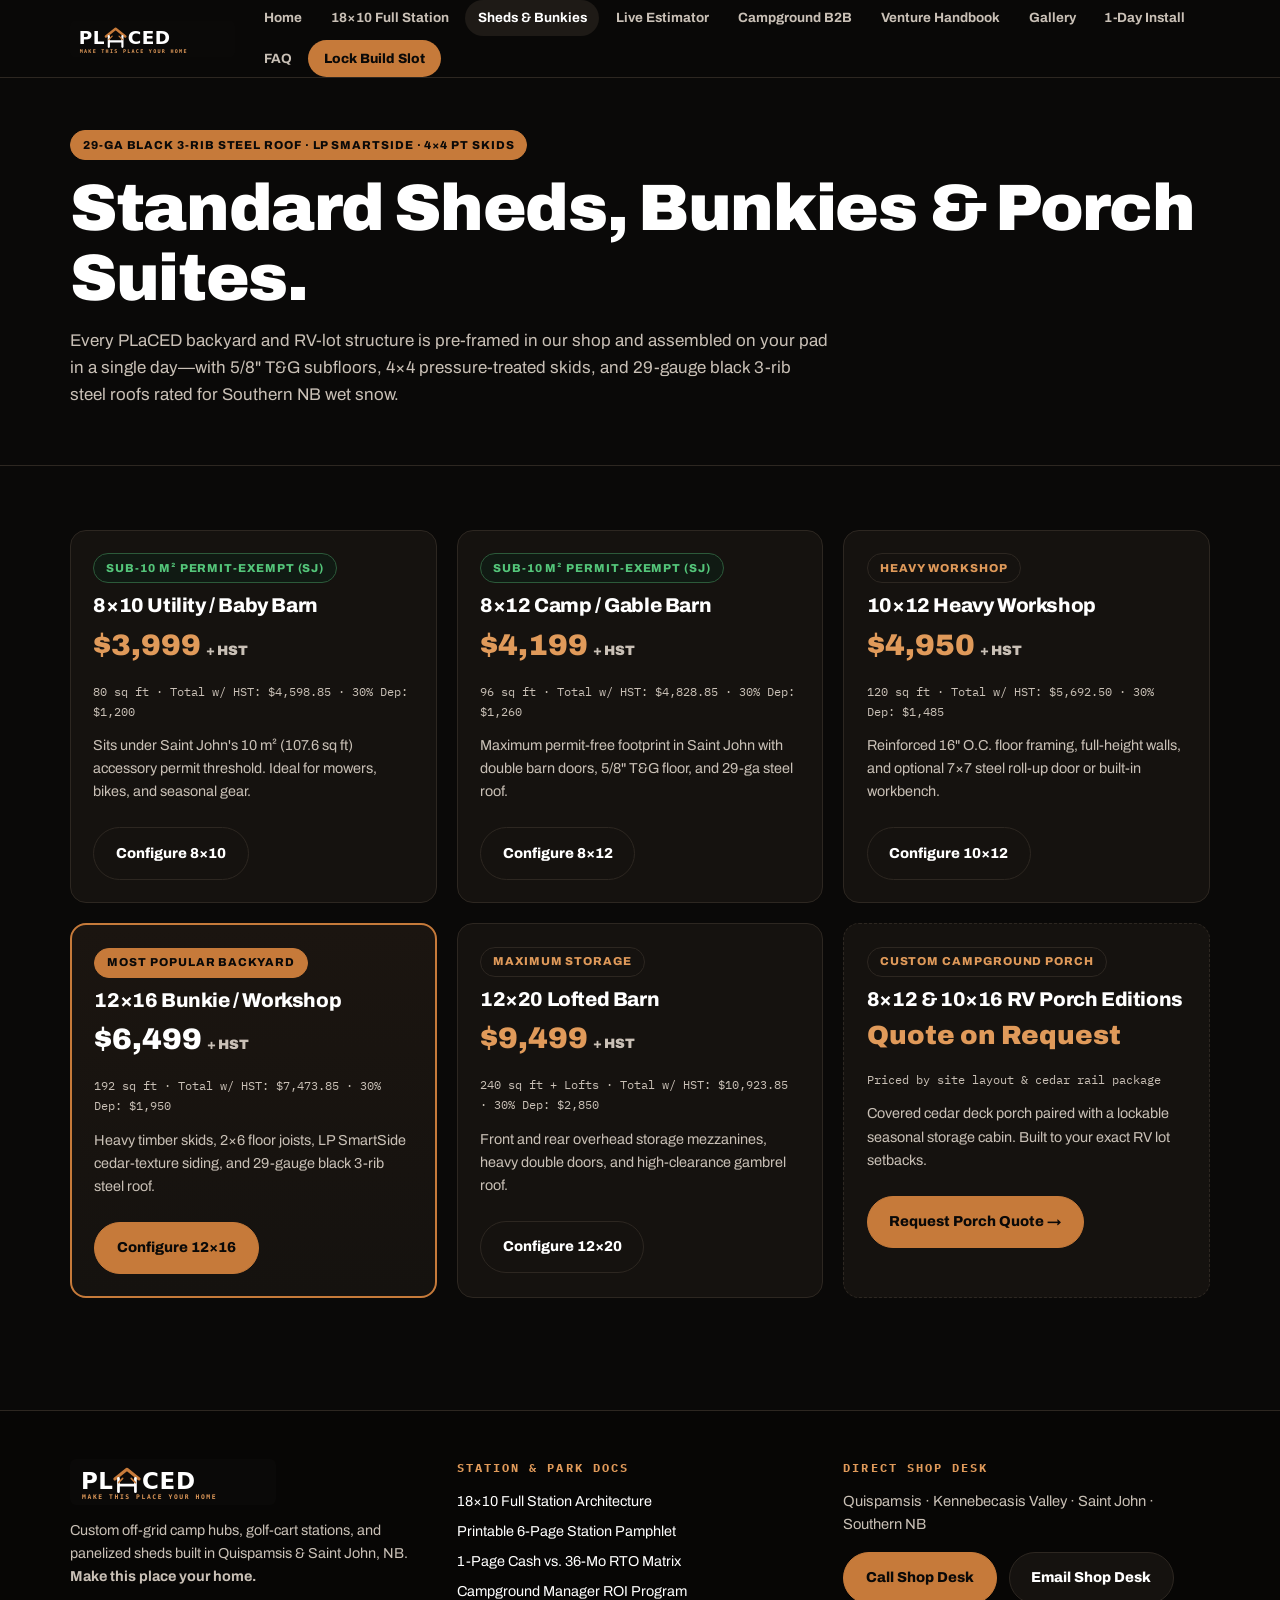
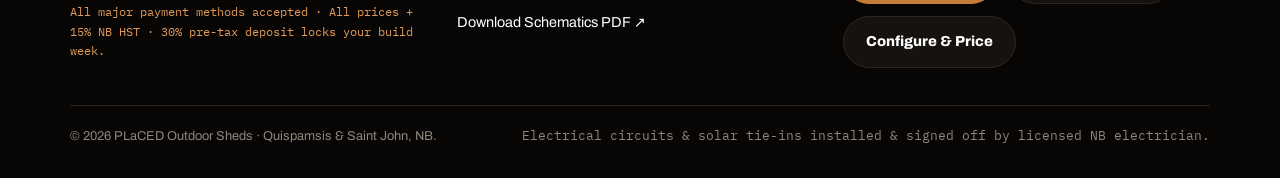
<file: sheds.html>
<!DOCTYPE html>
<html lang="en">
<head>
  <meta charset="UTF-8">
  <meta name="viewport" content="width=device-width, initial-scale=1.0">
  <title>Custom Sheds, Workshops, Bunkies & RV Porch Editions | PLaCED Outdoor Sheds</title>
  <meta name="description" content="Panelized 8x10 (,999) to 12x20 (,499) sheds, workshops, lofted barns, and custom RV Porch Editions built in Southern NB.">
    <link rel="icon" type="image/svg+xml" href="assets/logos/favicon.svg">
  <meta property="og:type" content="website">
  <meta property="og:site_name" content="PLaCED Outdoor Sheds">
  <meta property="og:title" content="Custom Sheds, Workshops, Bunkies & RV Porch Editions | PLaCED Outdoor Sheds">
  <meta property="og:description" content="Panelized 8x10 (,999) to 12x20 (,499) sheds, workshops, lofted barns, and custom RV Porch Editions built in Southern NB.">
  <meta property="og:image" content="https://placedsheds.vercel.app/assets/img/full-station-studio.jpg">
  <meta name="twitter:card" content="summary_large_image">
  <link rel="stylesheet" href="assets/styles.css">
</head>
<body>
  <header class="site-header">
    <div class="wrap nav-inner">
      <a href="index.html" class="brand-mark" aria-label="PLaCED Outdoor Home">
        <img src="assets/logos/placed-shed-a-white.svg" alt="PLaCED Outdoor — Make this place your home" style="height:44px;width:auto;">
      </a>
      <button class="mobile-toggle" type="button" onclick="toggleMobileNav()">Menu ☰</button>
      <nav id="main-nav" class="nav-links" aria-label="Primary Navigation">
        <a href="index.html">Home</a>
        <a href="full-station.html">18×10 Full Station</a>
        <a href="sheds.html" class="active">Sheds & Bunkies</a>
        <a href="estimator.html">Live Estimator</a>
        <a href="partner-program.html">Campground B2B</a>
        <a href="handbook.html">Venture Handbook</a>
        <a href="gallery.html">Gallery</a>
        <a href="process.html">1-Day Install</a>
        <a href="faq.html">FAQ</a>
        <a href="contact.html" class="nav-cta">Lock Build Slot</a>
      </nav>
    </div>
  </header>

  <main>
    <section style="padding:3.25rem 0 2.5rem;">
      <div class="wrap">
        <span class="pill pill-cedar">29-Ga Black 3-Rib Steel Roof · LP SmartSide · 4×4 PT Skids</span>
        <h1 class="h1" style="margin-top:0.85rem;">Standard Sheds, Bunkies & Porch Suites.</h1>
        <p class="lead">
          Every PLaCED backyard and RV-lot structure is pre-framed in our shop and assembled on your pad in a single day—with
          5/8" T&G subfloors, 4×4 pressure-treated skids, and 29-gauge black 3-rib steel roofs rated for Southern NB wet snow.
        </p>
      </div>
    </section>

    <section class="section">
      <div class="wrap">
        <div class="grid-3">
          <div class="card">
            <span class="pill pill-green">Sub-10 m² Permit-Exempt (SJ)</span>
            <h3 class="h3" style="margin-top:0.75rem;">8×10 Utility / Baby Barn</h3>
            <div style="font-size:1.85rem;font-weight:900;color:var(--cedar-light);margin:0.35rem 0;">$3,999 <span style="font-size:0.85rem;color:var(--muted);">+ HST</span></div>
            <p class="mono" style="font-size:0.78rem;color:var(--muted);">80 sq ft · Total w/ HST: $4,598.85 · 30% Dep: $1,200</p>
            <p style="color:var(--muted);font-size:0.9rem;margin-top:0.65rem;">Sits under Saint John's 10 m² (107.6 sq ft) accessory permit threshold. Ideal for mowers, bikes, and seasonal gear.</p>
            <div class="btn-row"><a href="estimator.html?mode=shed&model=shed_8x10" class="btn">Configure 8×10</a></div>
          </div>

          <div class="card">
            <span class="pill pill-green">Sub-10 m² Permit-Exempt (SJ)</span>
            <h3 class="h3" style="margin-top:0.75rem;">8×12 Camp / Gable Barn</h3>
            <div style="font-size:1.85rem;font-weight:900;color:var(--cedar-light);margin:0.35rem 0;">$4,199 <span style="font-size:0.85rem;color:var(--muted);">+ HST</span></div>
            <p class="mono" style="font-size:0.78rem;color:var(--muted);">96 sq ft · Total w/ HST: $4,828.85 · 30% Dep: $1,260</p>
            <p style="color:var(--muted);font-size:0.9rem;margin-top:0.65rem;">Maximum permit-free footprint in Saint John with double barn doors, 5/8" T&G floor, and 29-ga steel roof.</p>
            <div class="btn-row"><a href="estimator.html?mode=shed&model=shed_8x12" class="btn">Configure 8×12</a></div>
          </div>

          <div class="card">
            <span class="pill">Heavy Workshop</span>
            <h3 class="h3" style="margin-top:0.75rem;">10×12 Heavy Workshop</h3>
            <div style="font-size:1.85rem;font-weight:900;color:var(--cedar-light);margin:0.35rem 0;">$4,950 <span style="font-size:0.85rem;color:var(--muted);">+ HST</span></div>
            <p class="mono" style="font-size:0.78rem;color:var(--muted);">120 sq ft · Total w/ HST: $5,692.50 · 30% Dep: $1,485</p>
            <p style="color:var(--muted);font-size:0.9rem;margin-top:0.65rem;">Reinforced 16" O.C. floor framing, full-height walls, and optional 7×7 steel roll-up door or built-in workbench.</p>
            <div class="btn-row"><a href="estimator.html?mode=shed&model=shop_10x12" class="btn">Configure 10×12</a></div>
          </div>

          <div class="card card-highlight">
            <span class="pill pill-cedar">Most Popular Backyard</span>
            <h3 class="h3" style="margin-top:0.75rem;">12×16 Bunkie / Workshop</h3>
            <div style="font-size:1.85rem;font-weight:900;color:var(--text);margin:0.35rem 0;">$6,499 <span style="font-size:0.85rem;color:var(--muted);">+ HST</span></div>
            <p class="mono" style="font-size:0.78rem;color:var(--muted);">192 sq ft · Total w/ HST: $7,473.85 · 30% Dep: $1,950</p>
            <p style="color:var(--muted);font-size:0.9rem;margin-top:0.65rem;">Heavy timber skids, 2×6 floor joists, LP SmartSide cedar-texture siding, and 29-gauge black 3-rib steel roof.</p>
            <div class="btn-row"><a href="estimator.html?mode=shed&model=bunkie_12x16" class="btn btn-primary">Configure 12×16</a></div>
          </div>

          <div class="card">
            <span class="pill">Maximum Storage</span>
            <h3 class="h3" style="margin-top:0.75rem;">12×20 Lofted Barn</h3>
            <div style="font-size:1.85rem;font-weight:900;color:var(--cedar-light);margin:0.35rem 0;">$9,499 <span style="font-size:0.85rem;color:var(--muted);">+ HST</span></div>
            <p class="mono" style="font-size:0.78rem;color:var(--muted);">240 sq ft + Lofts · Total w/ HST: $10,923.85 · 30% Dep: $2,850</p>
            <p style="color:var(--muted);font-size:0.9rem;margin-top:0.65rem;">Front and rear overhead storage mezzanines, heavy double doors, and high-clearance gambrel roof.</p>
            <div class="btn-row"><a href="estimator.html?mode=shed&model=loft_12x20" class="btn">Configure 12×20</a></div>
          </div>

          <div class="card" style="border-style:dashed;">
            <span class="pill">Custom Campground Porch</span>
            <h3 class="h3" style="margin-top:0.75rem;">8×12 & 10×16 RV Porch Editions</h3>
            <div style="font-size:1.65rem;font-weight:900;color:var(--cedar-light);margin:0.35rem 0;">Quote on Request</div>
            <p class="mono" style="font-size:0.78rem;color:var(--muted);">Priced by site layout & cedar rail package</p>
            <p style="color:var(--muted);font-size:0.9rem;margin-top:0.65rem;">Covered cedar deck porch paired with a lockable seasonal storage cabin. Built to your exact RV lot setbacks.</p>
            <div class="btn-row"><a href="contact.html?model=RV+Porch+Edition+(Quote+on+Request)" class="btn btn-primary">Request Porch Quote →</a></div>
          </div>
        </div>
      </div>
    </section>
  </main>
  <footer class="site-footer">
    <div class="wrap">
      <div class="grid-3">
        <div>
          <img src="assets/logos/placed-shed-a-white.svg" alt="PLaCED Outdoor" style="height:46px;width:auto;">
          <p style="color:var(--muted);font-size:0.9rem;margin-top:0.85rem;">
            Custom off-grid camp hubs, golf-cart stations, and panelized sheds built in Quispamsis & Saint John, NB.
            <strong>Make this place your home.</strong>
          </p>
          <p class="mono" style="font-size:0.76rem;color:var(--cedar-light);margin-top:0.5rem;">
            All major payment methods accepted · All prices + 15% NB HST · 30% pre-tax deposit locks your build week.
          </p>
        </div>
        <div>
          <div class="kicker">Station & Park Docs</div>
          <ul style="list-style:none;padding:0;margin:0.75rem 0 0;display:grid;gap:0.45rem;font-size:0.9rem;">
            <li><a href="full-station.html">18×10 Full Station Architecture</a></li>
            <li><a href="pamphlet.html">Printable 6-Page Station Pamphlet</a></li>
            <li><a href="campground-sheet.html">1-Page Cash vs. 36-Mo RTO Matrix</a></li>
            <li><a href="partner-program.html">Campground Manager ROI Program</a></li>
            <li><a href="assets/pdf/The-Full-Station-Schematics.pdf" target="_blank" rel="noopener">Download Schematics PDF ↗</a></li>
          </ul>
        </div>
        <div>
          <div class="kicker">Direct Shop Desk</div>
          <p style="font-size:0.92rem;margin-top:0.75rem;color:var(--muted);">
            Quispamsis · Kennebecasis Valley · Saint John · Southern NB
          </p>
          <div class="btn-row" style="margin-top:0.9rem;">
            <a href="tel:+15066502122" class="btn btn-primary">Call Shop Desk</a>
            <a href="mailto:placed.sj@gmail.com" class="btn">Email Shop Desk</a>
            <a href="estimator.html" class="btn">Configure & Price</a>
          </div>
        </div>
      </div>
      <div style="border-top:1px solid var(--line);margin-top:2rem;padding-top:1.25rem;display:flex;flex-wrap:wrap;justify-content:space-between;gap:0.75rem;font-size:0.8rem;color:var(--faint);">
        <span>© 2026 PLaCED Outdoor Sheds · Quispamsis & Saint John, NB.</span>
        <span class="mono">Electrical circuits & solar tie-ins installed & signed off by licensed NB electrician.</span>
      </div>
    </div>
  </footer>
  <script src="assets/site.js"></script>
</body>
</html>
</file>
<file: assets/styles.css>
@import url('https://fonts.googleapis.com/css2?family=Archivo:wght@500;600;700;800;900&family=IBM+Plex+Mono:wght@400;500;600;700&display=swap');

:root {
  --bg: #0a0908;
  --surface: #15120f;
  --surface-2: #1e1a16;
  --line: #2d2721;
  --text: #ffffff;
  --muted: #c9c0b6;
  --faint: #8f867c;
  --cedar: #c67a3a;
  --cedar-light: #e09a5a;
  --cedar-deep: #8a4f20;
  --green: #54c67a;
  --green-bg: #101a13;
  --green-line: #2c5a3a;
  --danger: #f87171;
  --radius: 16px;
  --radius-sm: 10px;
  --maxw: 1180px;
}

*, *::before, *::after { box-sizing: border-box; }
html { scroll-behavior: smooth; background: var(--bg); color: var(--text); }
body {
  margin: 0;
  background: var(--bg);
  color: var(--text);
  font-family: 'Archivo', system-ui, -apple-system, sans-serif;
  line-height: 1.6;
  -webkit-font-smoothing: antialiased;
}
img, svg { max-width: 100%; display: block; }
a { color: inherit; text-decoration: none; }
button, select, input, textarea { font-family: inherit; color: inherit; }

.mono { font-family: 'IBM Plex Mono', ui-monospace, monospace; }
.kicker {
  font-family: 'IBM Plex Mono', monospace;
  font-size: 0.72rem;
  font-weight: 700;
  letter-spacing: 0.18em;
  text-transform: uppercase;
  color: var(--cedar-light);
}

.wrap { max-width: var(--maxw); margin: 0 auto; padding: 0 1.25rem; }
.section { padding: 4rem 0; border-top: 1px solid var(--line); }
.section-tight { padding: 2.5rem 0; border-top: 1px solid var(--line); }

.site-header {
  position: sticky;
  top: 0;
  z-index: 50;
  background: rgba(10, 9, 8, 0.94);
  backdrop-filter: blur(10px);
  border-bottom: 1px solid var(--line);
}
.nav-inner {
  display: flex;
  align-items: center;
  justify-content: space-between;
  gap: 1rem;
  min-height: 68px;
}
.brand-mark { display: inline-flex; align-items: center; gap: 0.65rem; font-weight: 900; font-size: 1.25rem; }
.nav-links { display: flex; align-items: center; gap: 0.25rem; flex-wrap: wrap; }
.nav-links a {
  padding: 0.45rem 0.78rem;
  border-radius: 999px;
  font-size: 0.84rem;
  font-weight: 700;
  color: var(--muted);
  transition: background 0.15s, color 0.15s;
}
.nav-links a:hover, .nav-links a.active { background: var(--surface-2); color: var(--text); }
.nav-cta {
  background: var(--cedar) !important;
  color: #0a0908 !important;
  font-weight: 800 !important;
  padding: 0.5rem 1rem !important;
}
.nav-cta:hover { background: var(--cedar-light) !important; }
.mobile-toggle {
  display: none;
  background: var(--surface);
  border: 1px solid var(--line);
  border-radius: 8px;
  padding: 0.45rem 0.7rem;
  font-weight: 800;
  cursor: pointer;
}
@media (max-width: 960px) {
  .mobile-toggle { display: inline-flex; }
  .nav-links {
    display: none;
    width: 100%;
    flex-direction: column;
    align-items: stretch;
    padding: 0.75rem 0 1rem;
    border-top: 1px solid var(--line);
  }
  .nav-links.open { display: flex; }
  .nav-inner { flex-wrap: wrap; padding-top: 0.6rem; padding-bottom: 0.6rem; }
}

h1, h2, h3, h4 { margin: 0; line-height: 1.06; letter-spacing: -0.02em; }
.h1 { font-size: clamp(2.2rem, 6vw, 4.1rem); font-weight: 900; }
.h2 { font-size: clamp(1.65rem, 4.2vw, 2.65rem); font-weight: 900; }
.h3 { font-size: 1.25rem; font-weight: 800; }
.lead { font-size: 1.06rem; color: var(--muted); max-width: 760px; margin-top: 0.85rem; }

.btn-row { display: flex; flex-wrap: wrap; gap: 0.75rem; margin-top: 1.5rem; }
.btn {
  display: inline-flex;
  align-items: center;
  justify-content: center;
  gap: 0.5rem;
  padding: 0.85rem 1.35rem;
  border-radius: 999px;
  font-size: 0.9rem;
  font-weight: 800;
  cursor: pointer;
  border: 1px solid var(--line);
  background: var(--surface);
  color: var(--text);
  transition: transform 0.14s ease, border-color 0.14s ease, background 0.14s ease;
}
.btn:hover { border-color: var(--cedar); transform: translateY(-1px); }
.btn-primary { background: var(--cedar); color: #0a0908; border-color: var(--cedar); }
.btn-primary:hover { background: var(--cedar-light); border-color: var(--cedar-light); }
.pill {
  display: inline-flex;
  align-items: center;
  gap: 0.4rem;
  padding: 0.3rem 0.75rem;
  border-radius: 999px;
  font-size: 0.72rem;
  font-weight: 800;
  letter-spacing: 0.08em;
  text-transform: uppercase;
  border: 1px solid var(--line);
  background: var(--surface);
  color: var(--cedar-light);
}
.pill-cedar { background: var(--cedar); color: #0a0908; border-color: var(--cedar); }
.pill-green { background: var(--green-bg); color: var(--green); border-color: var(--green-line); }

.grid-2 { display: grid; grid-template-columns: repeat(2, minmax(0, 1fr)); gap: 1.25rem; }
.grid-3 { display: grid; grid-template-columns: repeat(3, minmax(0, 1fr)); gap: 1.25rem; }
.grid-4 { display: grid; grid-template-columns: repeat(4, minmax(0, 1fr)); gap: 1rem; }
@media (max-width: 900px) { .grid-3, .grid-4 { grid-template-columns: repeat(2, minmax(0, 1fr)); } }
@media (max-width: 640px) { .grid-2, .grid-3, .grid-4 { grid-template-columns: 1fr; } }

.card {
  background: var(--surface);
  border: 1px solid var(--line);
  border-radius: var(--radius);
  padding: 1.4rem;
}
.card-highlight { border: 2px solid var(--cedar); background: linear-gradient(180deg, #1b1510 0%, var(--surface) 100%); }
.card-green { border: 1.5px solid var(--green-line); background: var(--green-bg); }
.card img { border-radius: 10px; width: 100%; object-fit: cover; }

.arbitrage-banner {
  background: linear-gradient(95deg, #15120f 0%, #1e1812 55%, #15120f 100%);
  border: 1.5px solid var(--cedar);
  border-radius: var(--radius);
  padding: 1.5rem;
  display: flex;
  flex-wrap: wrap;
  align-items: center;
  justify-content: space-between;
  gap: 1.25rem;
}
.arbitrage-vs {
  display: flex;
  align-items: center;
  gap: 1.1rem;
  background: var(--bg);
  border: 1px solid var(--line);
  padding: 0.95rem 1.25rem;
  border-radius: 12px;
}

.table-wrap {
  overflow-x: auto;
  border: 1px solid var(--line);
  border-radius: var(--radius-sm);
  background: var(--surface);
}
table { width: 100%; border-collapse: collapse; }
th {
  text-align: left;
  font-family: 'IBM Plex Mono', monospace;
  font-size: 0.72rem;
  font-weight: 700;
  letter-spacing: 0.08em;
  text-transform: uppercase;
  color: var(--faint);
  padding: 0.85rem 0.9rem;
  border-bottom: 1px solid var(--line);
  white-space: nowrap;
}
td {
  padding: 0.85rem 0.9rem;
  border-bottom: 1px solid #221e1a;
  font-size: 0.92rem;
  vertical-align: top;
}
tbody tr:last-child td { border-bottom: none; }

.cfg-grid { display: grid; grid-template-columns: 7fr 5fr; gap: 1.5rem; align-items: start; }
@media (max-width: 960px) { .cfg-grid { grid-template-columns: 1fr; } }
.cfg-select, .cfg-input {
  width: 100%;
  background: var(--bg);
  border: 1px solid var(--line);
  border-radius: 10px;
  padding: 0.8rem 0.95rem;
  color: var(--text);
  font-size: 0.95rem;
  font-weight: 600;
}
.cfg-select:focus, .cfg-input:focus { outline: 2px solid var(--cedar); border-color: var(--cedar); }
.addon-row {
  display: flex;
  align-items: flex-start;
  justify-content: space-between;
  gap: 0.75rem;
  padding: 0.75rem 0.9rem;
  border-radius: 10px;
  border: 1px solid var(--line);
  background: var(--bg);
  cursor: pointer;
  transition: border-color 0.14s;
}
.addon-row:hover { border-color: var(--cedar); }
.addon-row.locked { border-color: var(--green-line); background: var(--green-bg); cursor: default; }
.addon-row input[type="checkbox"] { width: 18px; height: 18px; accent-color: var(--cedar); margin-top: 0.18rem; flex-shrink: 0; }
.summary-sticky { position: sticky; top: 88px; }

.story-card {
  background: linear-gradient(135deg, #17120d 0%, #0d0b09 100%);
  border: 1.5px solid var(--cedar);
  border-radius: 20px;
  padding: 2.25rem;
}

.site-footer {
  border-top: 1px solid var(--line);
  background: #070605;
  padding: 3rem 0 2rem;
  margin-top: 3rem;
}

.pamphlet-page {
  background: #ffffff;
  color: #111418;
  border-radius: 8px;
  border: 1px solid var(--line);
  overflow: hidden;
  margin-bottom: 1.75rem;
}
.pamphlet-dark { background: #0a0908; color: #ffffff; border-color: var(--cedar); }

details.faq-item {
  background: var(--surface);
  border: 1px solid var(--line);
  border-radius: 12px;
  padding: 1.1rem 1.35rem;
}
details.faq-item summary {
  font-weight: 800;
  font-size: 1.02rem;
  cursor: pointer;
  list-style: none;
  display: flex;
  justify-content: space-between;
  align-items: center;
}
details.faq-item summary::-webkit-details-marker { display: none; }
details.faq-item summary::after { content: "+"; color: var(--cedar-light); font-weight: 900; font-size: 1.25rem; }
details.faq-item[open] summary::after { content: "−"; }

.print-only { display: none; }
@media print {
  @page { size: letter; margin: 0.4in; }
  html, body { background: #ffffff !important; color: #000000 !important; }
  .site-header, .site-footer, .no-print { display: none !important; }
  .print-only { display: block !important; }
  .card, .table-wrap { background: #ffffff !important; color: #000000 !important; border: 1px solid #333 !important; box-shadow: none !important; }
  th, td { color: #000000 !important; border-color: #ccc !important; }
  .pamphlet-page { page-break-after: always; break-inside: avoid; border: 1px solid #222 !important; margin-bottom: 0 !important; display: block !important; }
}
</file>
<file: assets/style.css>
:root {
  --bg: #0E1311;
  --panel: #121815;
  --panel2: #1A2420;
  --cream: #F8F5ED;
  --muted: #CFC6B6;
  --cedar: #D4A574;
  --cedar-dark: #B88652;
  --gold: #D4AF37;
  --green: #72BC8F;
  --border: rgba(248, 245, 237, 0.14);
}
* { box-sizing: border-box; }
html { scroll-behavior: smooth; }
body {
  margin: 0;
  background: radial-gradient(circle at 20% -10%, #25352d 0, #0e1311 38%, #060908 100%);
  color: var(--cream);
  font-family: Inter, ui-sans-serif, system-ui, -apple-system, Segoe UI, sans-serif;
  line-height: 1.55;
}
a { color: inherit; text-decoration: none; }
p { color: var(--muted); line-height: 1.65; margin-top: 0; }

.top {
  position: sticky;
  top: 0;
  z-index: 50;
  height: 76px;
  padding: 0 5vw;
  display: flex;
  align-items: center;
  justify-content: space-between;
  background: rgba(14, 19, 17, 0.92);
  backdrop-filter: blur(18px);
  border-bottom: 1px solid var(--border);
}
.logo { font-weight: 950; letter-spacing: 0.2em; font-size: 19px; }
.logo small { display: block; font-size: 10px; color: var(--cedar); letter-spacing: 0.34em; margin-top: 2px; }
.nav { display: flex; gap: 24px; align-items: center; color: var(--muted); font-size: 14px; font-weight: 600; }
.nav a:hover, .nav a.active { color: var(--cream); }
.nav a.active:not(.pill) { border-bottom: 2px solid var(--cedar); padding-bottom: 4px; }
.menuBtn {
  display: none;
  background: rgba(255,255,255,0.08);
  border: 1px solid var(--border);
  color: var(--cream);
  font-size: 22px;
  padding: 6px 12px;
  border-radius: 10px;
  cursor: pointer;
}
.pill, .btn {
  display: inline-flex;
  align-items: center;
  justify-content: center;
  border-radius: 999px;
  font-weight: 850;
  cursor: pointer;
  transition: transform 0.15s ease, opacity 0.15s ease;
}
.pill:hover, .btn:hover { transform: translateY(-1px); opacity: 0.95; }
.pill { padding: 11px 18px; background: var(--cedar); color: #111; }

.hero {
  min-height: calc(100vh - 76px);
  display: grid;
  grid-template-columns: 1.15fr 0.85fr;
  gap: 48px;
  align-items: center;
  padding: 64px 6vw;
}
.eyebrow {
  color: var(--cedar);
  font-weight: 950;
  text-transform: uppercase;
  letter-spacing: 0.16em;
  font-size: 12px;
  margin-bottom: 8px;
}
.hero h1, .pageHero h1 {
  font-size: clamp(40px, 6.2vw, 82px);
  line-height: 0.92;
  letter-spacing: -0.055em;
  margin: 12px 0 20px;
}
.lede { font-size: 19px; max-width: 740px; color: var(--muted); }
.actions { display: flex; gap: 14px; flex-wrap: wrap; margin: 28px 0; }
.btn { min-height: 52px; padding: 0 24px; border: 1px solid var(--border); font-size: 15px; }
.primary { background: linear-gradient(135deg, var(--cedar), var(--cedar-dark)); color: #111; border: none; }
.secondary { background: rgba(255, 255, 255, 0.06); color: var(--cream); }
.smallBtn { min-height: 42px; padding: 0 18px; font-size: 14px; }

.trust { display: flex; gap: 10px; flex-wrap: wrap; }
.trust span {
  border: 1px solid var(--border);
  border-radius: 999px;
  padding: 8px 14px;
  font-size: 13px;
  color: var(--cream);
  background: rgba(255, 255, 255, 0.04);
}

.panelGrid { display: grid; gap: 16px; }
.metric, .card, .quoteBox, .specCard {
  border: 1px solid var(--border);
  background: linear-gradient(180deg, rgba(255, 255, 255, 0.075), rgba(255, 255, 255, 0.025));
  border-radius: 24px;
  box-shadow: 0 24px 80px rgba(0, 0, 0, 0.28);
}
.metric { padding: 24px 28px; }
.metric b { display: block; color: var(--cedar); font-size: 30px; letter-spacing: -0.03em; }
.metric span { color: var(--muted); font-size: 14px; }

section, .pageHero { padding: 80px 6vw; border-top: 1px solid var(--border); }
.pageHero { min-height: 44vh; display: flex; align-items: end; padding-top: 56px; padding-bottom: 56px; }
.wrap { max-width: 1200px; margin: 0 auto; }
.center { text-align: center; margin: auto; }
.center p { margin-left: auto; margin-right: auto; max-width: 740px; }

h2 { font-size: clamp(32px, 4.5vw, 56px); line-height: 0.98; letter-spacing: -0.045em; margin: 10px 0 18px; }
h3 { font-size: 24px; margin: 8px 0 10px; letter-spacing: -0.02em; }

.grid3 { display: grid; grid-template-columns: repeat(3, 1fr); gap: 22px; }
.grid2 { display: grid; grid-template-columns: repeat(2, 1fr); gap: 24px; }

.card { padding: 28px; display: flex; flex-direction: column; justify-content: space-between; }
.card .tag { color: var(--cedar); font-size: 12px; letter-spacing: 0.14em; text-transform: uppercase; font-weight: 950; }
.priceTag { font-size: 30px; font-weight: 950; color: var(--cream); margin: 12px 0 4px; letter-spacing: -0.03em; }
.priceSub { font-size: 13px; color: var(--green); font-weight: 700; margin-bottom: 14px; }
.specList { list-style: none; padding: 0; margin: 14px 0 22px; display: grid; gap: 8px; font-size: 14px; color: var(--muted); }
.specList li::before { content: "✓ "; color: var(--cedar); font-weight: 900; }

.tableWrap { overflow-x: auto; margin-top: 28px; border-radius: 20px; border: 1px solid var(--border); }
table { width: 100%; border-collapse: collapse; text-align: left; background: rgba(255,255,255,0.03); }
th, td { padding: 16px 20px; border-bottom: 1px solid var(--border); font-size: 15px; }
th { background: rgba(212, 165, 116, 0.12); color: var(--cedar); font-weight: 900; text-transform: uppercase; font-size: 12px; letter-spacing: 0.1em; }
tr:last-child td { border-bottom: none; }
.highlightCol { background: rgba(114, 188, 143, 0.08); font-weight: 700; color: var(--cream); }

.split { display: grid; grid-template-columns: 0.95fr 1.05fr; gap: 48px; align-items: start; }
.estimator, .formBox {
  background: var(--cream);
  color: #111;
  border-radius: 26px;
  padding: 32px;
  display: grid;
  gap: 18px;
  box-shadow: 0 24px 70px rgba(0,0,0,0.35);
}
.estimator label, .formBox label { font-weight: 800; font-size: 14px; color: #222; display: block; }
.estimator p, .formBox p { color: #4b463f; }
.estimator input[type="range"] { width: 100%; margin-top: 10px; accent-color: #1A2420; cursor: pointer; }
.estimator select, .formBox input, .formBox select, .formBox textarea {
  width: 100%;
  padding: 13px 14px;
  border-radius: 12px;
  border: 1px solid #ccc;
  margin-top: 6px;
  font: inherit;
  background: #fff;
  color: #111;
}
.formBox textarea { min-height: 110px; resize: vertical; }

.addonGrid { display: grid; grid-template-columns: 1fr 1fr; gap: 10px; margin-top: 8px; }
.addonItem {
  display: flex;
  align-items: center;
  gap: 8px;
  background: #fff;
  border: 1px solid #ddd;
  padding: 10px 12px;
  border-radius: 10px;
  font-size: 13px;
  font-weight: 700;
  cursor: pointer;
}
.addonItem input { width: auto; margin: 0; accent-color: #1A2420; }

.estSummary {
  background: #121815;
  color: var(--cream);
  padding: 20px;
  border-radius: 18px;
  display: grid;
  gap: 6px;
}
.range { font-size: 36px; font-weight: 950; color: var(--cedar); letter-spacing: -0.03em; }
.depositLine { font-size: 14px; color: var(--green); font-weight: 700; }

.steps { display: grid; grid-template-columns: repeat(4, 1fr); gap: 16px; }
.step {
  background: rgba(255, 255, 255, 0.05);
  border: 1px solid var(--border);
  border-radius: 20px;
  padding: 22px;
}
.step b { display: block; color: var(--cedar); font-size: 20px; margin-bottom: 8px; }
.step h4 { margin: 0 0 6px; font-size: 17px; }
.step p { font-size: 14px; margin: 0; }

.gallery { display: grid; grid-template-columns: repeat(3, 1fr); gap: 20px; }
.shot {
  min-height: 260px;
  border-radius: 22px;
  border: 1px solid var(--border);
  background: linear-gradient(145deg, #1A2420 0%, #2c3d35 60%, #8c6843 100%);
  padding: 22px;
  display: flex;
  flex-direction: column;
  justify-content: space-between;
}
.shotBadge {
  align-self: flex-start;
  background: rgba(212, 165, 116, 0.2);
  border: 1px solid var(--cedar);
  color: var(--cedar);
  font-size: 11px;
  font-weight: 900;
  text-transform: uppercase;
  letter-spacing: 0.1em;
  padding: 5px 10px;
  border-radius: 999px;
}
.shotCaption { background: rgba(10, 14, 12, 0.78); backdrop-filter: blur(8px); padding: 14px 16px; border-radius: 14px; }
.shotCaption b { display: block; font-size: 15px; margin-bottom: 4px; color: var(--cream); }
.shotCaption span { font-size: 13px; color: var(--muted); }

.diagramBox {
  background: rgba(255,255,255,0.03);
  border: 1px solid var(--border);
  border-radius: 20px;
  padding: 20px;
  text-align: center;
}
.diagramBox svg { max-width: 100%; height: auto; }

details {
  background: rgba(255, 255, 255, 0.05);
  border: 1px solid var(--border);
  border-radius: 18px;
  padding: 20px 24px;
  margin: 14px 0;
}
summary { font-weight: 900; font-size: 17px; cursor: pointer; color: var(--cream); }
details p { margin-top: 12px; margin-bottom: 0; }

.notice {
  border-left: 4px solid var(--cedar);
  padding: 18px 20px;
  background: rgba(212, 165, 116, 0.09);
  border-radius: 14px;
  font-size: 15px;
}
.banner {
  background: linear-gradient(135deg, rgba(212, 165, 116, 0.16), rgba(114, 188, 143, 0.1));
  border: 1px solid var(--cedar);
  border-radius: 24px;
  padding: 32px;
  display: flex;
  justify-content: space-between;
  align-items: center;
  gap: 24px;
  flex-wrap: wrap;
}

.footer {
  padding: 48px 6vw;
  border-top: 1px solid var(--border);
  display: flex;
  justify-content: space-between;
  gap: 24px;
  color: var(--muted);
  font-size: 14px;
}
.full { width: 100%; }

@media (max-width: 960px) {
  .menuBtn { display: block; }
  .nav {
    display: none;
    position: absolute;
    top: 76px;
    left: 0;
    right: 0;
    background: #0E1311;
    border-bottom: 1px solid var(--border);
    flex-direction: column;
    padding: 24px 6vw;
    align-items: flex-start;
    gap: 16px;
  }
  .nav.open { display: flex; }
  .hero, .split, .grid2 { grid-template-columns: 1fr; }
  .grid3, .gallery { grid-template-columns: 1fr; }
  .steps { grid-template-columns: 1fr 1fr; }
  .hero { padding-top: 40px; min-height: auto; }
  .footer { flex-direction: column; text-align: left !important; }
  .footer div { text-align: left !important; }
}
@media (max-width: 560px) {
  .steps, .addonGrid { grid-template-columns: 1fr; }
  .actions .btn { width: 100%; }
  section, .pageHero { padding: 56px 20px; }
  .top { padding: 0 20px; }
}

/* Buyer's Guides / Blog Hub */
.articleCard {
  border: 1px solid var(--border);
  background: linear-gradient(180deg, rgba(255, 255, 255, 0.075), rgba(255, 255, 255, 0.025));
  border-radius: 26px;
  padding: 36px;
  margin-bottom: 32px;
  box-shadow: 0 24px 80px rgba(0, 0, 0, 0.28);
}
.articleMeta {
  display: flex;
  gap: 12px;
  flex-wrap: wrap;
  align-items: center;
  margin-bottom: 12px;
  font-size: 12px;
  font-weight: 800;
  text-transform: uppercase;
  letter-spacing: 0.12em;
  color: var(--cedar);
}
.articleMeta span.pillTag {
  background: rgba(212, 165, 116, 0.16);
  border: 1px solid rgba(212, 165, 116, 0.4);
  padding: 4px 10px;
  border-radius: 999px;
}
.articleCard h2 { font-size: clamp(26px, 3.4vw, 38px); margin: 8px 0 14px; }
.articleCard h3 { font-size: 20px; color: var(--cream); margin: 22px 0 8px; }
.tocBar {
  display: flex;
  gap: 10px;
  flex-wrap: wrap;
  margin-top: 20px;
}
.tocBar a {
  background: rgba(255,255,255,0.06);
  border: 1px solid var(--border);
  padding: 10px 16px;
  border-radius: 999px;
  font-size: 13px;
  font-weight: 700;
  color: var(--cream);
}
.tocBar a:hover { border-color: var(--cedar); color: var(--cedar); }

/* Mini Permit & Homeowner Booklet Showcase */
.plateGrid {
  display: grid;
  grid-template-columns: repeat(2, 1fr);
  gap: 24px;
  margin-top: 28px;
}
.plateCard {
  border: 1px solid var(--border);
  background: linear-gradient(180deg, rgba(255, 255, 255, 0.08), rgba(255, 255, 255, 0.02));
  border-radius: 22px;
  overflow: hidden;
  display: flex;
  flex-direction: column;
  box-shadow: 0 24px 80px rgba(0, 0, 0, 0.32);
}
.plateThumb {
  position: relative;
  background: #0b1424;
  aspect-ratio: 16 / 10;
  overflow: hidden;
  cursor: zoom-in;
  border-bottom: 1px solid var(--border);
}
.plateThumb.tall { aspect-ratio: 4 / 3; }
.plateThumb img {
  width: 100%;
  height: 100%;
  object-fit: cover;
  display: block;
  transition: transform 0.25s ease;
}
.plateThumb:hover img { transform: scale(1.02); }
.plateSheetTag {
  position: absolute;
  top: 12px;
  left: 12px;
  background: rgba(14, 19, 17, 0.88);
  border: 1px solid var(--cedar);
  color: var(--cedar);
  font-size: 11px;
  font-weight: 900;
  letter-spacing: 0.1em;
  text-transform: uppercase;
  padding: 5px 11px;
  border-radius: 999px;
}
.plateZoomHint {
  position: absolute;
  bottom: 12px;
  right: 12px;
  background: rgba(14, 19, 17, 0.85);
  color: var(--cream);
  font-size: 11px;
  font-weight: 700;
  padding: 5px 10px;
  border-radius: 8px;
  border: 1px solid var(--border);
}
.plateBody { padding: 22px 24px; }
.plateBody h3 { margin: 0 0 6px; font-size: 20px; }
.plateBody p { margin: 0; font-size: 14px; }

.lightbox {
  display: none;
  position: fixed;
  inset: 0;
  z-index: 999;
  background: rgba(5, 8, 7, 0.94);
  backdrop-filter: blur(10px);
  padding: 24px;
  align-items: center;
  justify-content: center;
  flex-direction: column;
  gap: 14px;
}
.lightbox.open { display: flex; }
.lightbox img {
  max-width: 95vw;
  max-height: 82vh;
  border-radius: 14px;
  border: 1px solid var(--border);
  box-shadow: 0 24px 90px rgba(0,0,0,0.75);
}
.lightboxCaption { color: var(--cream); font-weight: 700; font-size: 15px; text-align: center; }
.lightboxClose {
  position: absolute;
  top: 18px;
  right: 24px;
  background: var(--cedar);
  color: #111;
  border: none;
  border-radius: 999px;
  padding: 8px 16px;
  font-weight: 900;
  cursor: pointer;
}

@media (max-width: 960px) {
  .plateGrid { grid-template-columns: 1fr; }
}

@media print {
  body { background: #fff !important; color: #111 !important; }
  .top, .footer, .actions, .plateZoomHint, .lightbox { display: none !important; }
  section, .pageHero { padding: 20px 0 !important; border: none !important; }
  .plateGrid { grid-template-columns: 1fr !important; gap: 18px !important; }
  .plateCard { break-inside: avoid; border: 1px solid #ccc !important; background: #fff !important; box-shadow: none !important; }
  .plateBody h3, p, h1, h2 { color: #111 !important; }
}
</file>
